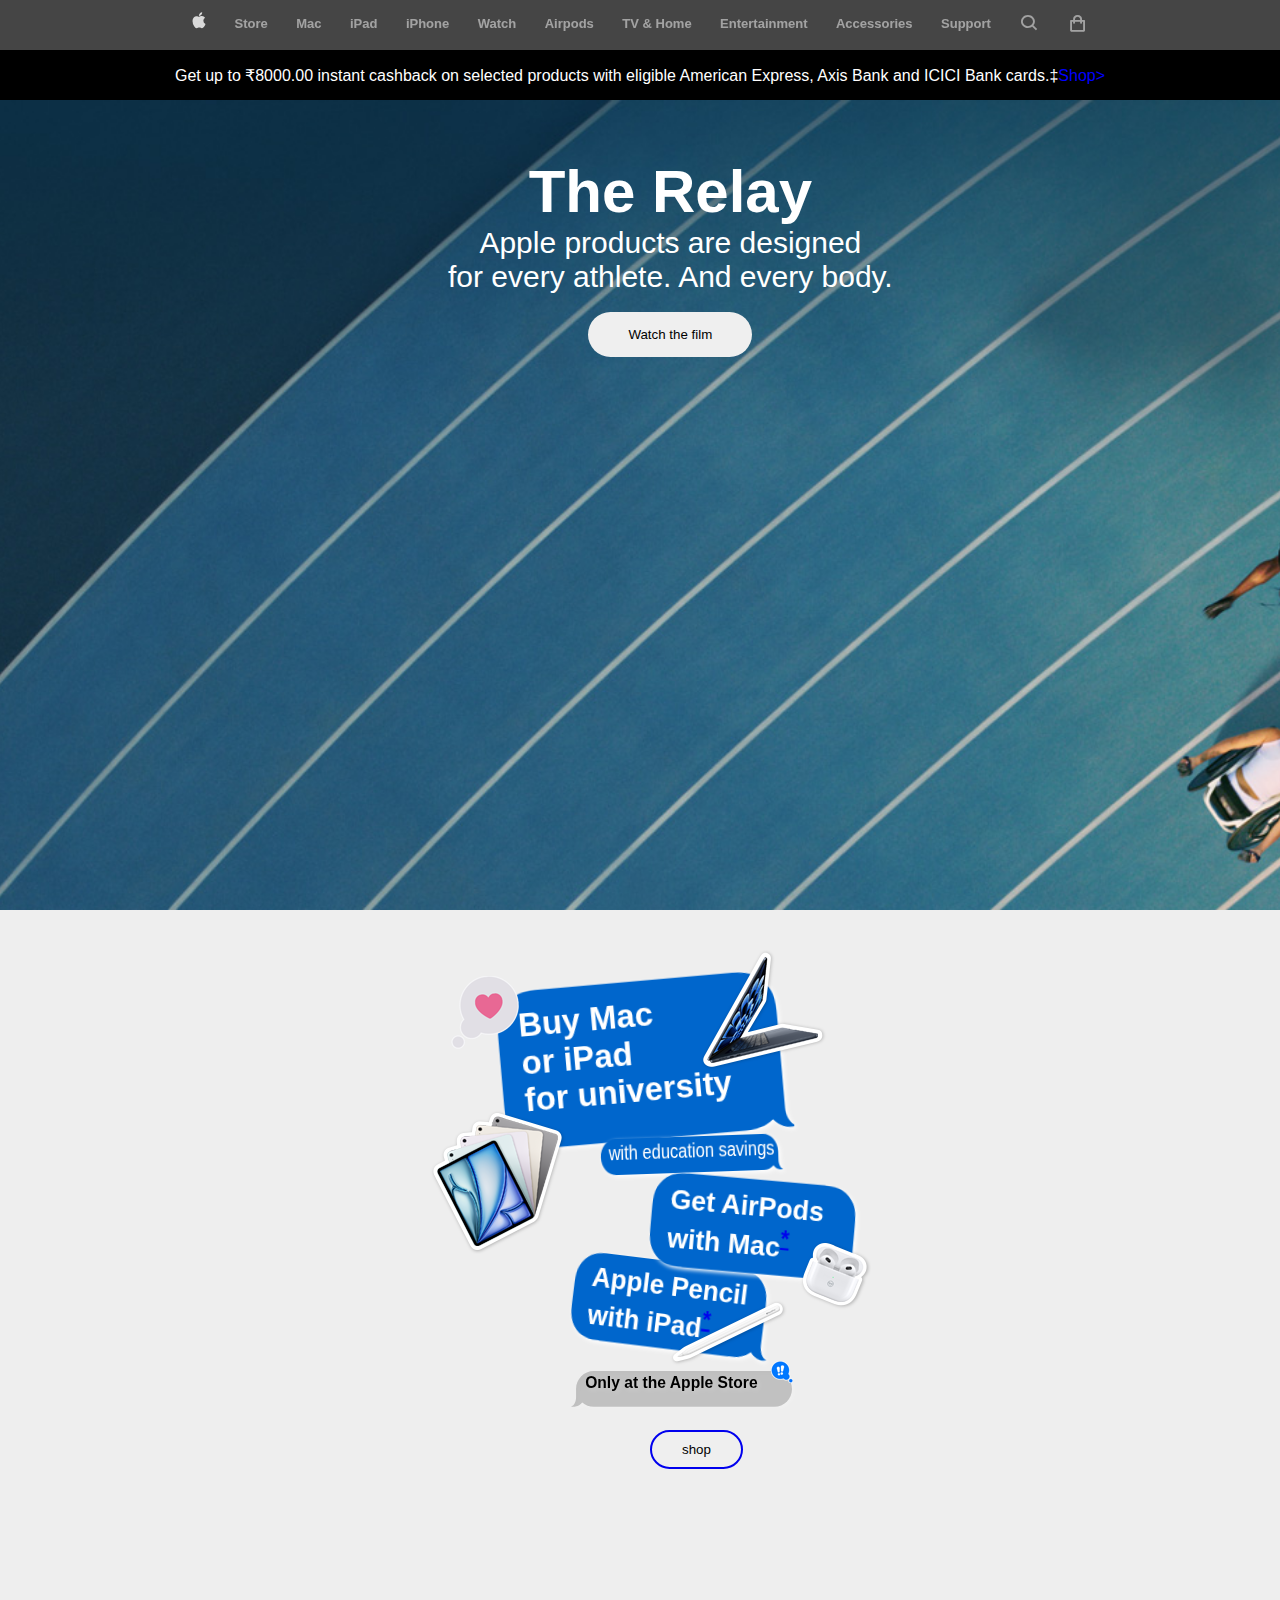
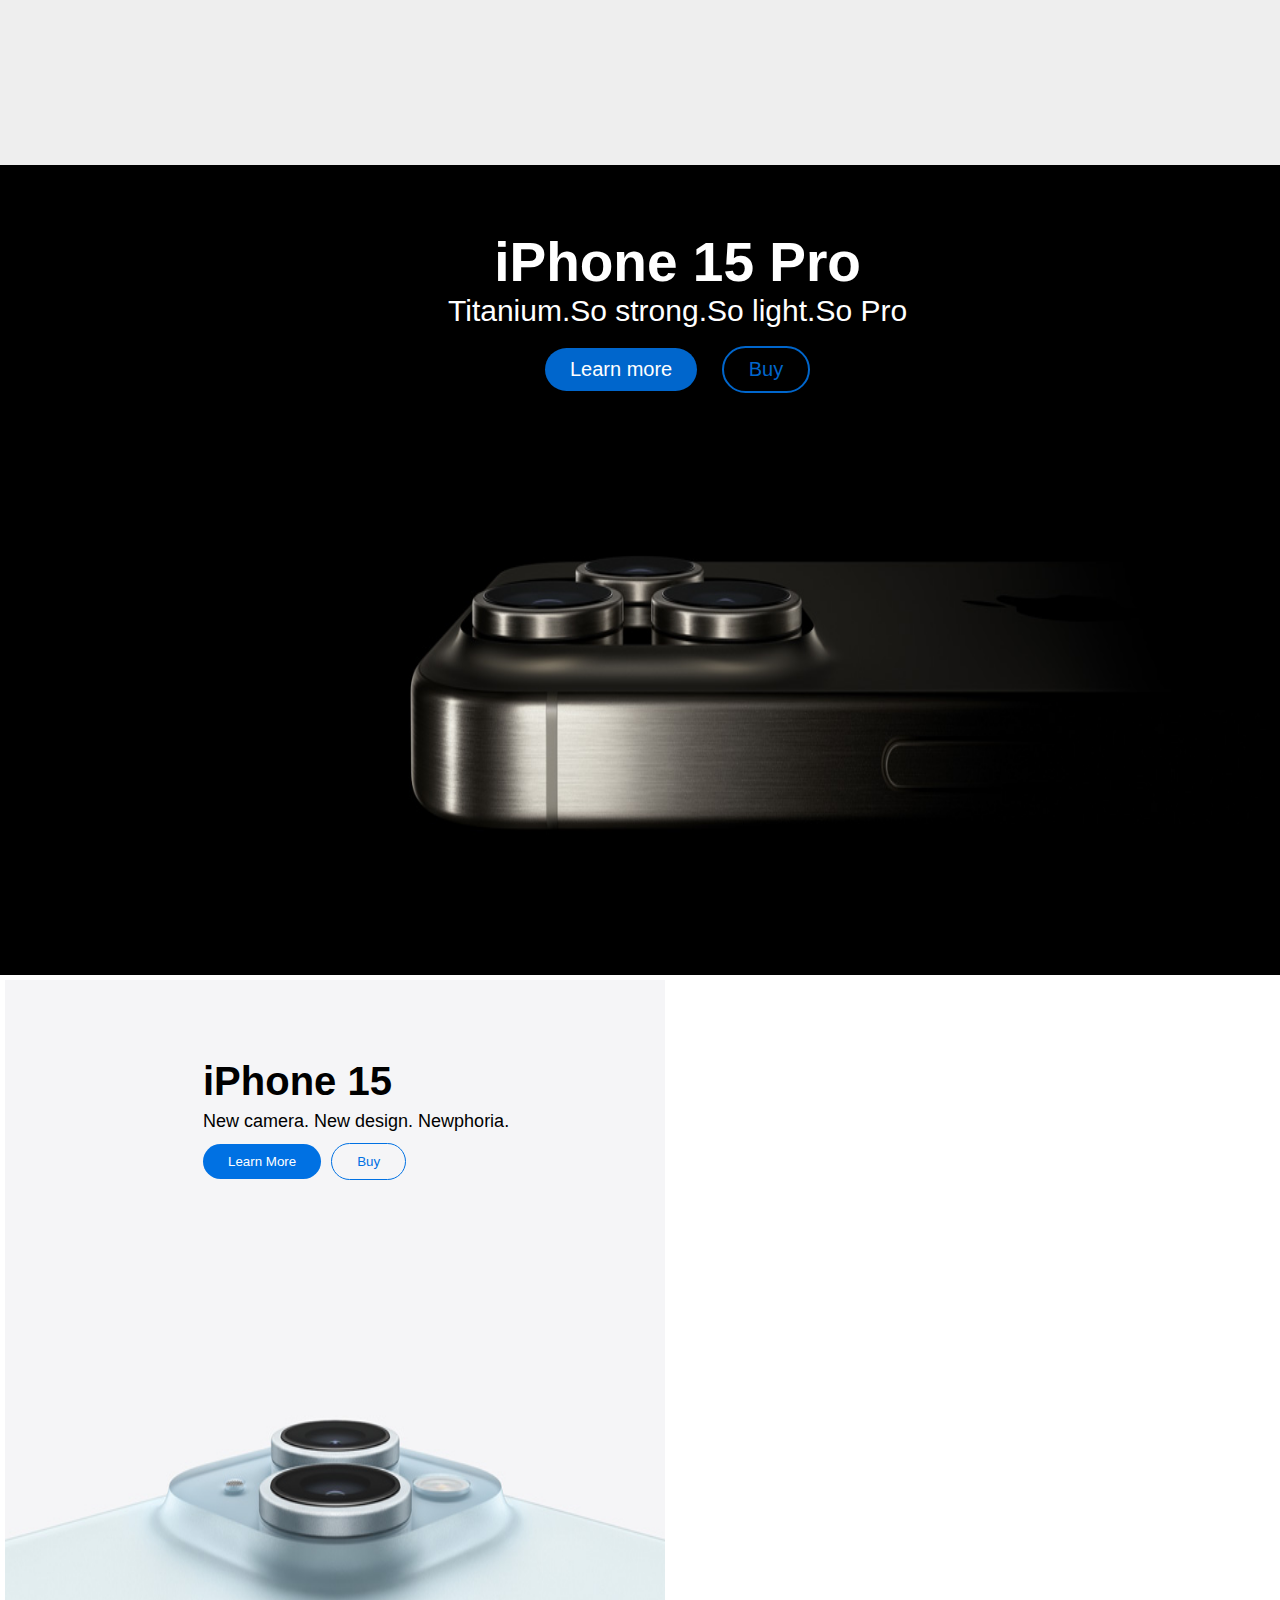
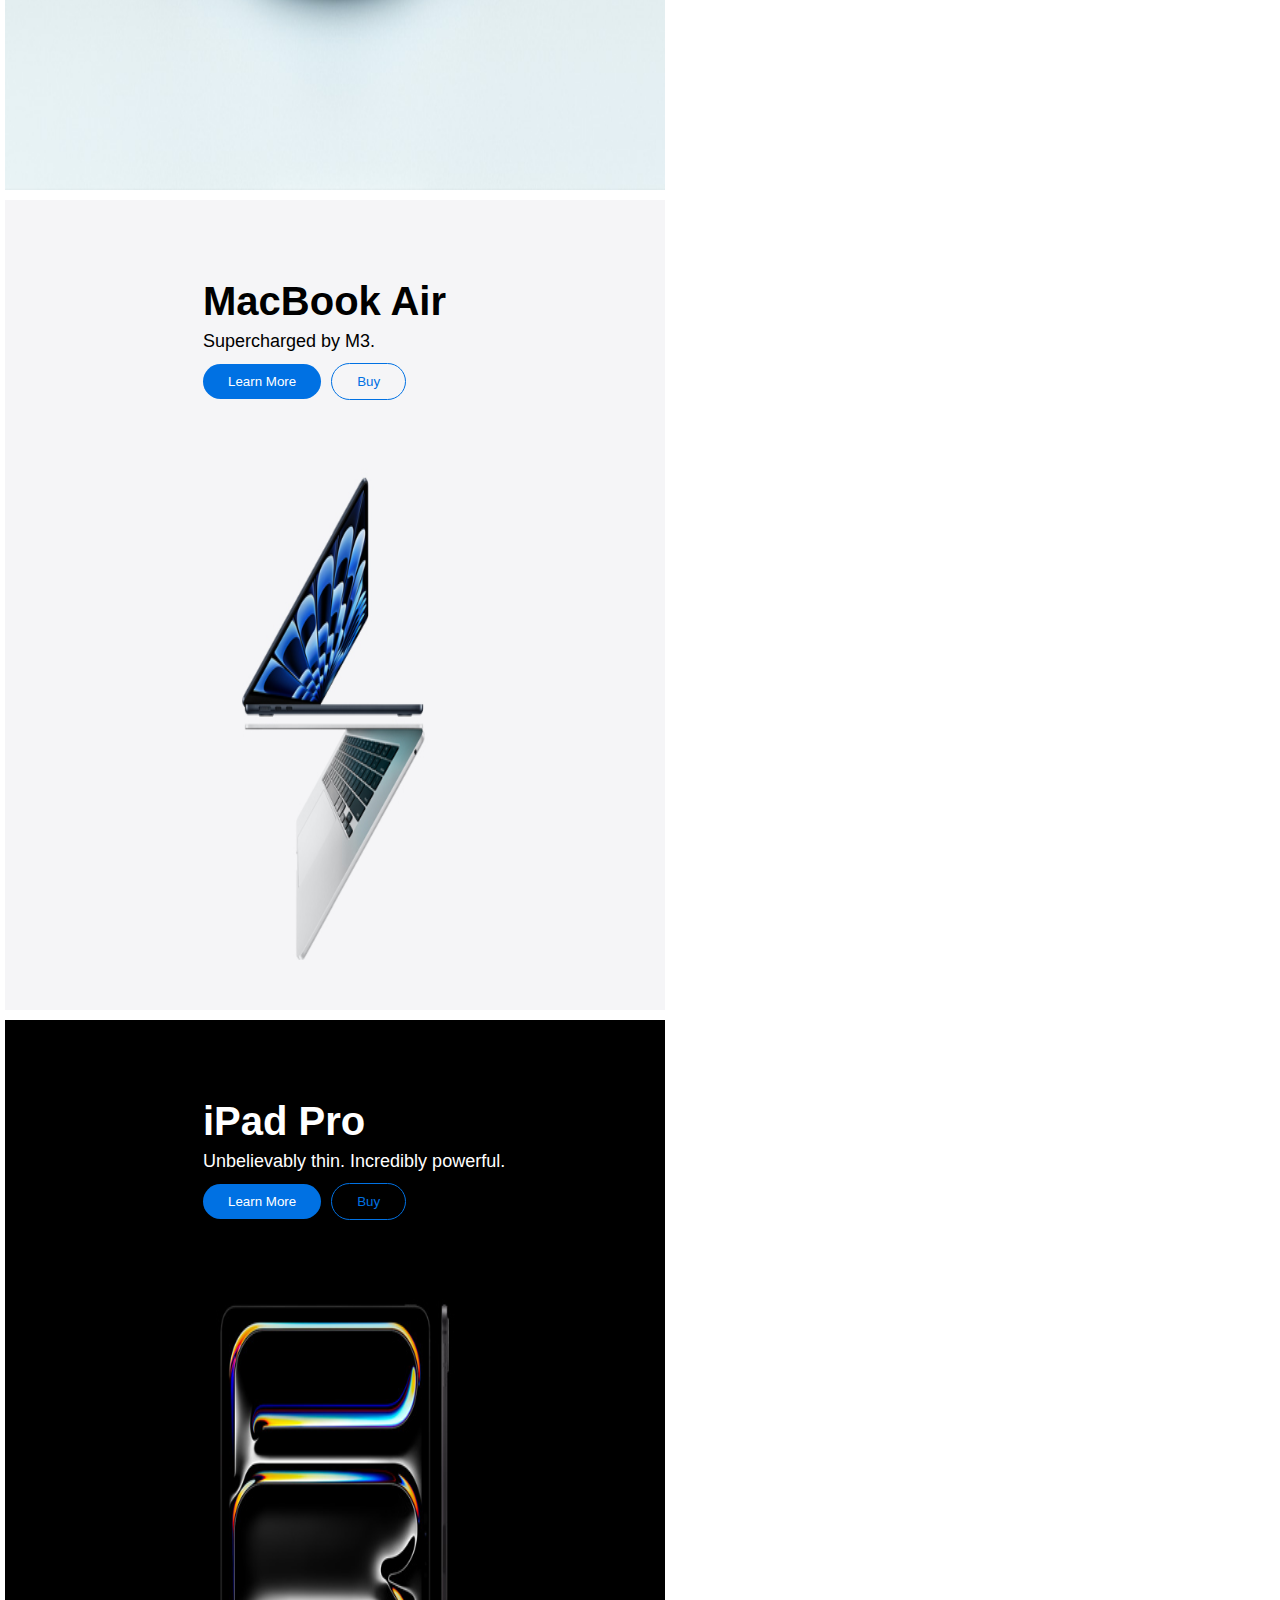
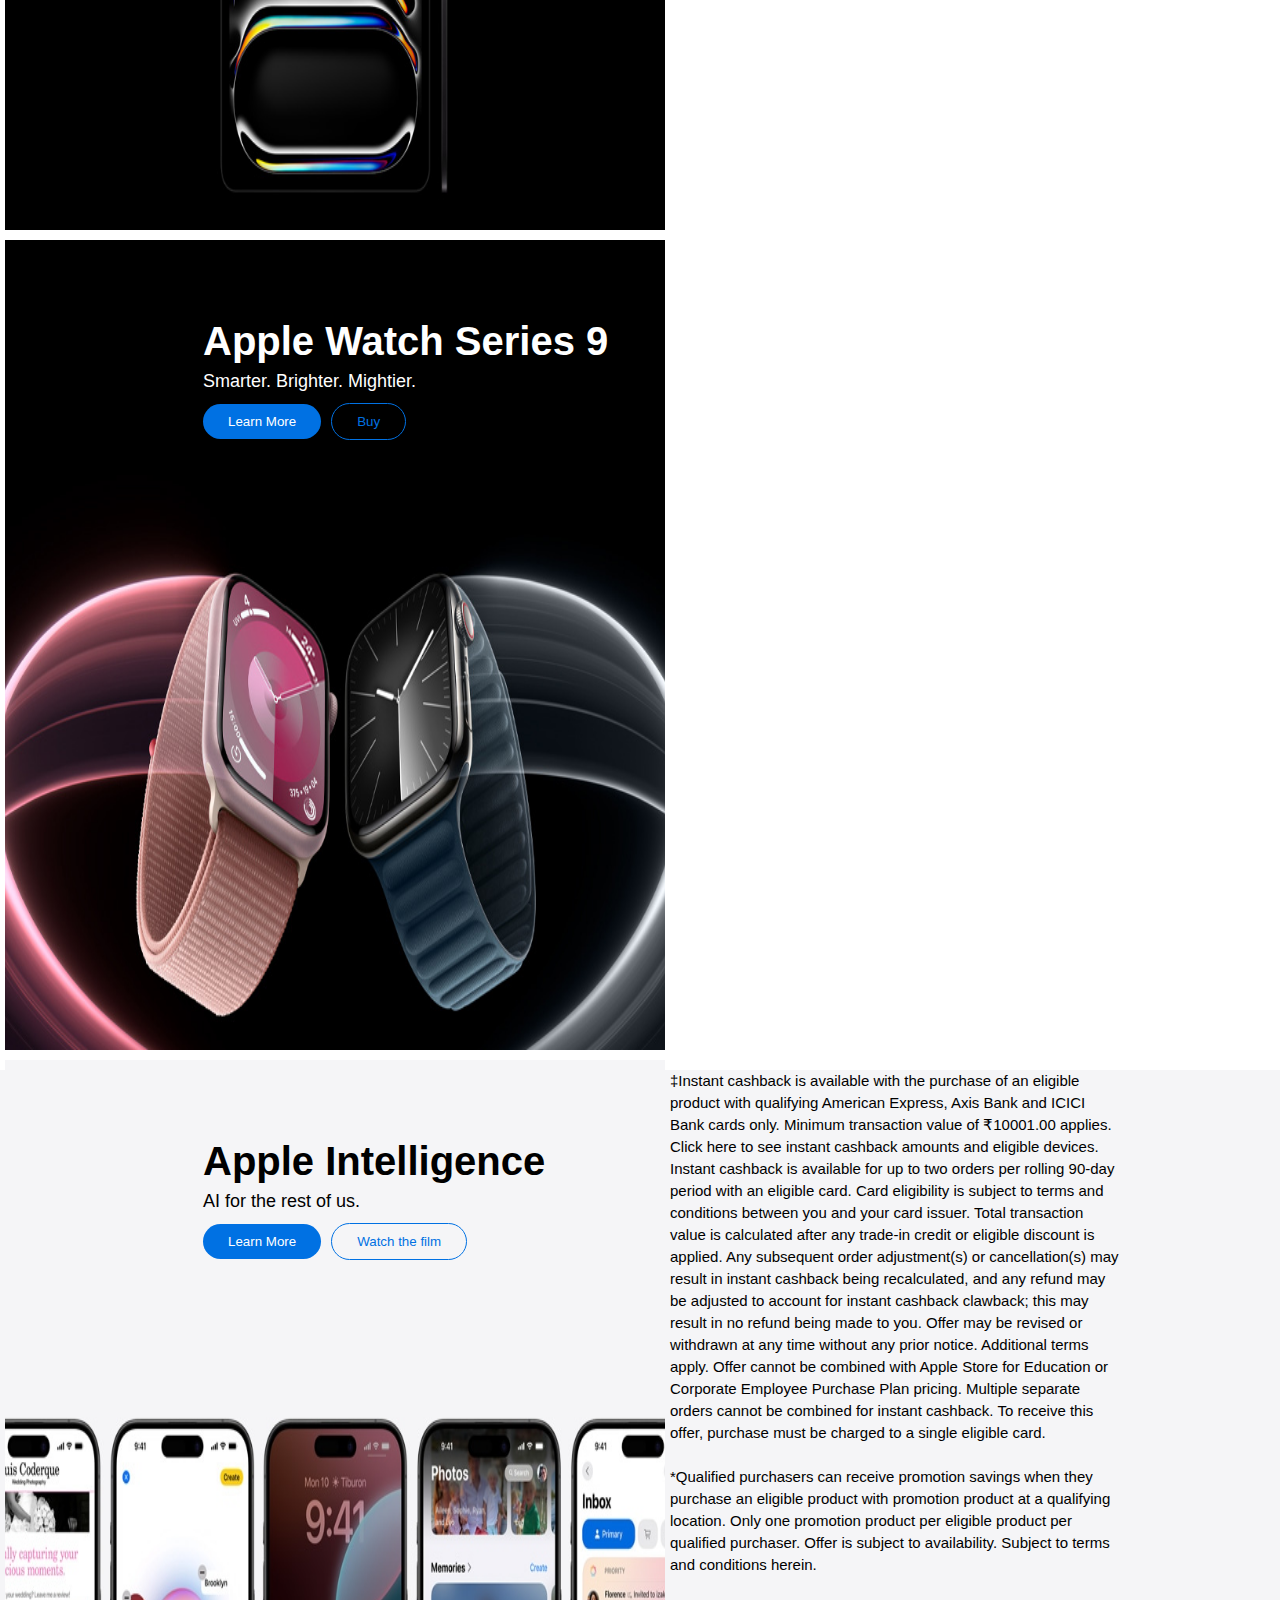
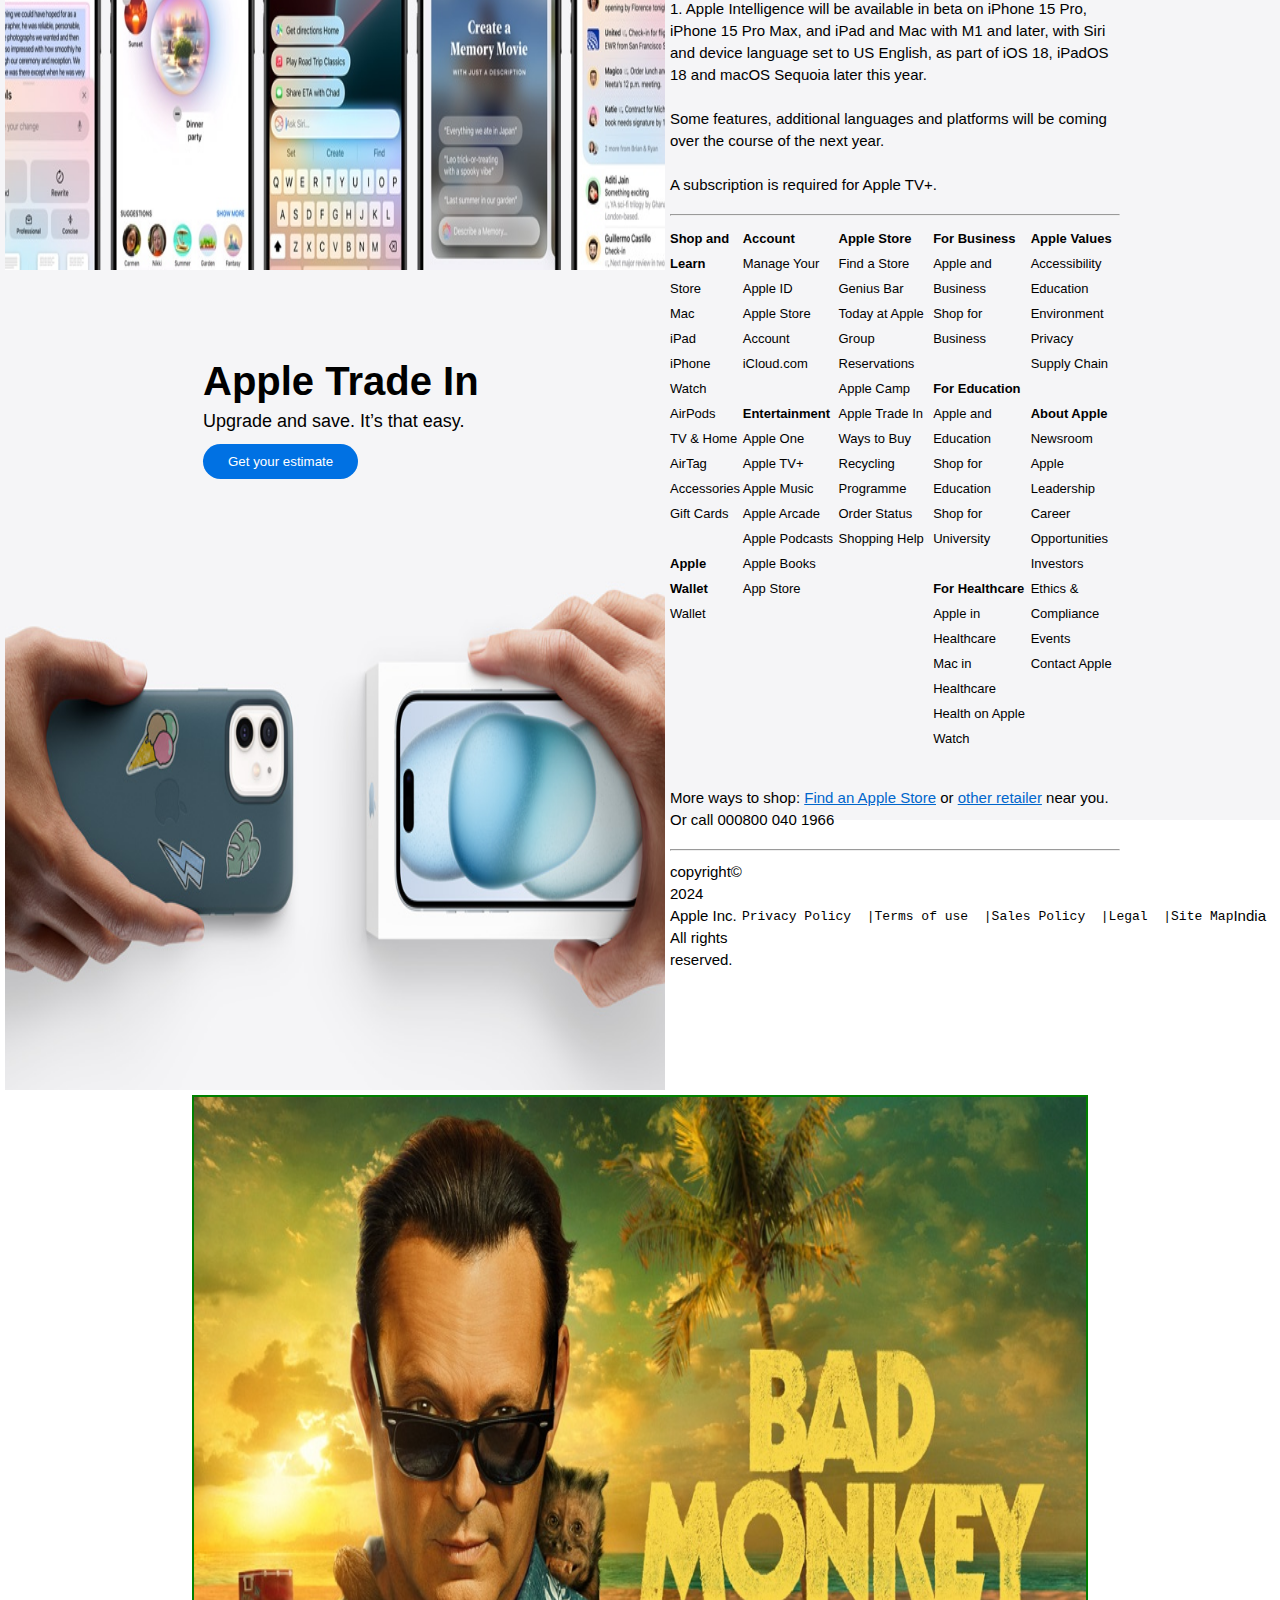
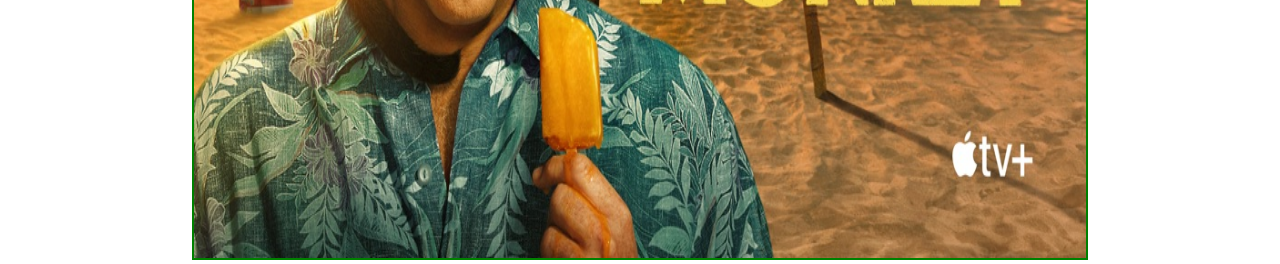
<file: index.html>
<!DOCTYPE html>
<html lang="en">
<head>
    <meta charset="UTF-8">
    <meta name="viewport" content="width=device-width, initial-scale=1.0">
    <title>Apple (India)</title>
    <link rel="stylesheet" href="nav.css">
    <link href='https://unpkg.com/boxicons@2.1.4/css/boxicons.min.css' rel='stylesheet'>
    
</head>
<body>
    <nav>
        <div id="sub-nav">
            <ul>
                <li><svg height="44" viewBox="0 0 14 44" width="14" xmlns="http://www.w3.org/2000/svg"><path d="m13.0729 17.6825a3.61 3.61 0 0 0 -1.7248 3.0365 3.5132 3.5132 0 0 0 2.1379 3.2223 8.394 8.394 0 0 1 -1.0948 2.2618c-.6816.9812-1.3943 1.9623-2.4787 1.9623s-1.3633-.63-2.613-.63c-1.2187 0-1.6525.6507-2.644.6507s-1.6834-.9089-2.4787-2.0243a9.7842 9.7842 0 0 1 -1.6628-5.2776c0-3.0984 2.014-4.7405 3.9969-4.7405 1.0535 0 1.9314.6919 2.5924.6919.63 0 1.6112-.7333 2.8092-.7333a3.7579 3.7579 0 0 1 3.1604 1.5802zm-3.7284-2.8918a3.5615 3.5615 0 0 0 .8469-2.22 1.5353 1.5353 0 0 0 -.031-.32 3.5686 3.5686 0 0 0 -2.3445 1.2084 3.4629 3.4629 0 0 0 -.8779 2.1585 1.419 1.419 0 0 0 .031.2892 1.19 1.19 0 0 0 .2169.0207 3.0935 3.0935 0 0 0 2.1586-1.1368z"></path></svg></li>
                <li>Store</li>
                <li>Mac</li>
                <li>iPad</li>
                <li>iPhone</li>
                <li>Watch</li>
                <li>Airpods</li>
                <li>TV & Home</li>
                <li>Entertainment</li>
                <li>Accessories</li>
                <li>Support</li>
                <li><i class='bx bx-search'></i></li>
                <li><i class='bx bx-shopping-bag'></i></li>
            </ul>
        </div>
    </nav>
    <div id="discount">
        <p>Get up to ₹8000.00 instant cashback on selected products with eligible American Express, Axis Bank and ICICI Bank cards.‡<span>Shop></span></p>
    </div>
    <article>
        <img src="./images/hero_paralympics__f0u9lu6obdiu_large.jpg" alt="">
        <div>
            <h1>The Relay</h1>
            <p>Apple products are designed <br> for every athlete. And every body.</p><br>
            <button>Watch the film</button>
        </div>
    </article>
    <aside>
        <figure  id="pic1">
            <img src="./images/hero_tapback_heart_alt__de478w2gx8k2_large.png" alt="">
        </figure>
        <figure id="pic2">
            <svg class="bubble-svg" xmlns="http://www.w3.org/2000/svg" xmlns:xlink="http://www.w3.org/1999/xlink" width="100%" height="100%" viewBox="-2 -2 790.44 438" preserveAspectRatio="none">
                <path d="m767.53,380.26v-69.75c.01-1.12.03-2.24.03-3.36.03-5.47.03-10.94.03-16.41v-147.47c0-5.47,0-10.94-.03-16.41-.03-4.61-.08-9.21-.21-13.82-.27-10.03-.86-20.16-2.65-30.08-1.81-10.08-4.77-19.45-9.43-28.61-4.58-8.99-10.56-17.22-17.69-24.35-7.13-7.13-15.36-13.12-24.36-17.69-9.15-4.66-18.52-7.61-28.59-9.42-9.93-1.78-20.05-2.38-30.09-2.65-4.61-.12-9.21-.18-13.82-.21C525.26,0,519.79,0,514.32,0H143.27C137.8,0,132.33,0,126.86.03c-4.61.03-9.21.08-13.82.21-10.04.27-20.16.86-30.09,2.65-10.07,1.81-19.44,4.76-28.59,9.42-8.99,4.58-17.22,10.56-24.36,17.69-7.13,7.13-13.11,15.36-17.69,24.35-4.66,9.15-7.62,18.53-9.43,28.61-1.78,9.92-2.37,20.04-2.64,30.08-.12,4.61-.18,9.21-.21,13.82C0,132.33,0,137.8,0,143.27v147.47c0,5.47,0,10.94.03,16.41.03,4.61.08,9.21.21,13.82.27,10.03.86,20.16,2.64,30.08,1.81,10.08,4.77,19.45,9.43,28.61,4.58,8.99,10.56,17.22,17.69,24.35,7.14,7.13,15.36,13.12,24.36,17.69,9.15,4.66,18.52,7.61,28.59,9.42,9.93,1.78,20.05,2.38,30.09,2.65,4.61.12,9.21.18,13.82.21,5.47.03,10.94.03,16.41.03h481.06c5.47,0,10.94,0,16.41-.03,4.61-.03,9.21-.08,13.82-.21,10.04-.27,20.16-.86,30.09-2.65,10.07-1.81,19.44-4.76,28.59-9.42,6.69-3.41,12.96-7.59,18.66-12.45.12.14.22.28.34.42,30.39,34.8,64.21,22.06,64.21,22.06-17.15-3.92-28.92-27.45-28.92-51.46Z"></path>
                <foreignObject x="58" y="42" width="100%" height="100%">
                    <p class="bubble-copy bubble-copy-1">Buy Mac <br> or&nbsp;iPad for&nbsp;university</p>
                </foreignObject>
            </svg>
        </figure>
        <figure id="pic3">
            <svg class="bubble-svg" xmlns="http://www.w3.org/2000/svg" xmlns:xlink="http://www.w3.org/1999/xlink" width="100%" height="100%" viewBox="-2 -2 479.31 75.56" preserveAspectRatio="none">
                <path d="m408.83,50.18v-16.18s0,0,0,0c-.01-18.74-15.2-33.93-33.95-33.94L33.99,0C15.23-.01.01,15.19,0,33.95c-.01,18.76,15.19,33.98,33.95,33.99l340.89.06c8.47,0,16.22-3.09,22.17-8.22.04.05.08.1.12.15,10.08,11.54,21.3,7.32,21.3,7.32-5.69-1.3-9.59-9.1-9.59-17.07Z"></path>
                <foreignObject x="18" y="5" width="100%" height="100%">
                    <p class="bubble-copy bubble-copy-2">with education savings</p>
                </foreignObject>
            </svg>
        </figure>
        <figure id="pic4">
            <svg class="bubble-svg" xmlns="http://www.w3.org/2000/svg" xmlns:xlink="http://www.w3.org/1999/xlink" width="100%" height="100%" viewBox="-2 -2 626.54 236.87" preserveAspectRatio="none">
                <path d="m531.18,192.34v-50.86c0-.82.02-1.63.02-2.45.02-3.99.02-7.98.02-11.97v-22.6c0-3.99,0-7.98-.02-11.97-.02-3.36-.06-6.72-.15-10.08-.2-7.32-.63-14.7-1.93-21.93-1.32-7.35-3.47-14.18-6.87-20.86-3.34-6.56-7.7-12.55-12.9-17.76-5.2-5.2-11.2-9.56-17.76-12.9-6.67-3.4-13.51-5.55-20.85-6.87-7.24-1.3-14.62-1.73-21.94-1.93-3.36-.09-6.72-.13-10.08-.15C434.74,0,430.75,0,426.76,0H104.46C100.47,0,96.49,0,92.5.02c-3.36.02-6.72.06-10.08.15-7.32.2-14.7.63-21.94,1.93-7.34,1.32-14.18,3.47-20.85,6.87-6.56,3.34-12.56,7.7-17.76,12.9-5.2,5.2-9.56,11.2-12.9,17.76-3.4,6.67-5.55,13.51-6.87,20.86-1.3,7.23-1.73,14.61-1.93,21.93-.09,3.36-.13,6.72-.15,10.08C0,96.49,0,100.47,0,104.46v22.6c0,3.99,0,7.98.02,11.97.02,3.36.06,6.72.15,10.08.2,7.32.63,14.7,1.93,21.93,1.32,7.35,3.47,14.18,6.87,20.86,3.34,6.56,7.7,12.55,12.9,17.76,5.2,5.2,11.2,9.56,17.76,12.9,6.67,3.4,13.5,5.55,20.85,6.87,7.24,1.3,14.62,1.73,21.94,1.93,3.36.09,6.72.13,10.08.15,3.99.02,7.98.02,11.97.02h322.3c3.99,0,7.98,0,11.97-.02,3.36-.02,6.72-.06,10.08-.15,7.32-.2,14.7-.63,21.94-1.93,7.34-1.32,14.18-3.47,20.85-6.87,4.88-2.48,9.45-5.53,13.61-9.07.08.1.16.21.25.31,22.16,25.37,46.82,16.08,46.82,16.08-12.51-2.86-21.08-20.01-21.08-37.52Z"></path>
                <foreignObject x="46" y="26" width="100%" height="100%">
                        <p class="bubble-copy bubble-copy-3">Get AirPods <br> with&nbsp;Mac<sup><a href="#footnote-0" class="footnote footnote-number" aria-label="Footnote *">*</a></sup></p>
                    </foreignObject>
                </svg>
        </figure>
        <figure id="pic5">
            <svg class="bubble-svg" xmlns="http://www.w3.org/2000/svg" xmlns:xlink="http://www.w3.org/1999/xlink" width="100%" height="100%" viewBox="-2 -2 626.54 236.87" preserveAspectRatio="none">
                <path d="m443.62,153.69v-40.64c0-.65.01-1.31.02-1.96.02-3.19.02-6.37.02-9.56v-18.06c0-3.19,0-6.37-.02-9.56-.02-2.68-.05-5.37-.12-8.05-.16-5.85-.5-11.74-1.54-17.52-1.05-5.87-2.78-11.33-5.49-16.67-2.67-5.24-6.15-10.03-10.31-14.19-4.16-4.16-8.95-7.64-14.19-10.31-5.33-2.71-10.79-4.43-16.66-5.49-5.78-1.04-11.68-1.38-17.53-1.54-2.68-.07-5.37-.1-8.05-.12C366.56,0,363.37,0,360.19,0H83.47C80.28,0,77.1,0,73.91.02c-2.68.02-5.37.05-8.05.12-5.85.16-11.75.5-17.53,1.54-5.87,1.05-11.33,2.78-16.66,5.49-5.24,2.67-10.03,6.15-14.19,10.31-4.16,4.16-7.64,8.95-10.31,14.19-2.71,5.33-4.44,10.8-5.49,16.67-1.04,5.78-1.38,11.68-1.54,17.52-.07,2.68-.1,5.37-.12,8.05C0,77.1,0,80.28,0,83.47v18.06C0,104.72,0,107.9.02,111.09c.02,2.68.05,5.37.12,8.05.16,5.85.5,11.74,1.54,17.52,1.05,5.87,2.78,11.33,5.49,16.67,2.67,5.24,6.15,10.03,10.31,14.19,4.16,4.16,8.95,7.64,14.19,10.31,5.33,2.71,10.79,4.43,16.66,5.49,5.78,1.04,11.68,1.38,17.53,1.54,2.68.07,5.37.1,8.05.12,3.19.02,6.37.02,9.56.02h276.72c3.19,0,6.37,0,9.56-.02,2.68-.02,5.37-.05,8.05-.12,5.85-.16,11.75-.5,17.53-1.54,5.87-1.05,11.33-2.78,16.66-5.49,3.9-1.98,7.55-4.42,10.87-7.25.07.08.13.16.2.24,17.7,20.27,37.41,12.85,37.41,12.85-9.99-2.28-16.85-15.99-16.85-29.98Z"></path>
                <foreignObject x="39" y="16" width="100%" height="100%">
                        <p class="bubble-copy bubble-copy-4">Apple Pencil <br> with&nbsp;iPad<sup><a href="#footnote-0" class="footnote footnote-number" aria-label="Footnote *">*</a></sup></p>
                    </foreignObject>
                </svg>
        </figure>
        <figure id="pic6">
            <svg class="bubble-svg" xmlns="http://www.w3.org/2000/svg" xmlns:xlink="http://www.w3.org/1999/xlink" width="100%" height="100%" viewBox="-2 -2 460 76" preserveAspectRatio="none">
                <path d="m9.59,50.18c0-7.97,0-16.18,0-16.18,0,0,0,0,0,0C9.61,15.27,24.8.07,43.54.06L389.54,0c18.76-.01,33.98,15.19,33.99,33.95.01,18.76-15.19,33.98-33.95,33.99l-345.99.06c-8.47,0-16.22-3.09-22.17-8.22-.04.05-.08.1-.12.15-10.08,11.54-21.3,7.32-21.3,7.32,5.69-1.3,9.59-9.1,9.59-17.07Z"></path>
                <foreignObject x="27" y="5" width="100%" height="100%">
                    <p class="bubble-copy bubble-copy-5">Only at the Apple Store</p>
                </foreignObject>
            </svg>
        </figure>
        <figure id="pic7">
            <img src="./images/hero_sticker_mba_alt__d8ok9p1fkuoi_large.png" alt="">
        </figure>
        <figure id="pic8">
            <img src="./images/hero_sticker_airpod_engrave__gjuxhxb2qsey_large.png" alt="">
        </figure>
        <figure id="pic9">
            <img src="./images/hero_sticker_apple_pen__glaj5t048fue_large.png" alt="">
        </figure>
        <figure id="pic10"> 
            <img src="./images/hero_sticker_ipadair_alt__gb9b89ucs36m_large.png" alt="">
        </figure>
        <figure id="pic11">
            <img src="./images/hero_tapback_exclamation_alt__glecmoc6v4ey_large.png" alt="">
        </figure>
        <button>shop</button>
    </aside>
    <main>
        <img src="./images/hero_iphone15pro__i70z9oz3hj2i_large.jpg" alt="">
        <div>
            <h1>iPhone 15 Pro</h1>
            <p>Titanium.So strong.So light.So Pro</p><br>
            <button>Learn more</button>
            <button>Buy</button>
        </div>
    </main>

    <section>
        <figure>
            <img src="./images/promo_iphone15_announce__fmxxi8r9fkuy_large.jpg" alt="">
            <div>
                <h3>iPhone 15</h3>
                <p>New camera. New design. Newphoria.</p>
                <button>Learn More</button><button>Buy</button>
            </div>
        </figure>
        <figure>
            <img src="./images/promo_macbook_air_m3__e43jegok3wuq_large.jpg" alt="">
            <div>
                <h3>MacBook Air</h3>
                <p>Supercharged by M3.</p>
                <button>Learn More</button><button>Buy</button>
            </div>
        </figure>
        <figure class="pics" >
            <img src="./images/promo_ipadpro__ch217v9v7no2_large.jpg" alt="">
            <div class="black">
                <h3>iPad Pro</h3>
                <p>Unbelievably thin. Incredibly powerful.</p>
                <button>Learn More</button><button>Buy</button>
            </div>
        </figure>
        <figure class="pics" >
            <img src="./images/promo_apple_watch_series_9_order__b3u85rm9zf6u_large.jpg" alt="">
            <div class="black">
                <h3>Apple Watch Series 9</h3>
                <p>Smarter. Brighter. Mightier.</p>
                <button>Learn More</button><button>Buy</button>
            </div>
        </figure>
        <figure class="pics">
            <img src="./images/promo_ai__couihqxznyvm_large.jpg" alt="">
            <div>
                <h3>Apple Intelligence</h3>
                <p>AI for the rest of us.</p>
                <button>Learn More</button><button>Watch the film</button>
            </div>
        </figure>
        <figure>
            <img src="./images/promo_iphone_tradein__bugw15ka691e_large.jpg" alt="">
            <div>
                <h3>Apple Trade In</h3>
                <p>Upgrade and save. It’s that easy.</p>
                <button>Get your estimate</button>
            </div>
        </figure>
    </section>
    <div id="slide-cards">
        <figure>
            <img src="./images/980x551.jpg" alt="">
        </figure>
    </div>
    <footer>
        <div id="sub-footer">
            <p>‡Instant cashback is available with the purchase of an eligible product with qualifying American Express, Axis Bank and ICICI Bank cards only. Minimum transaction value of ₹10001.00 applies. Click here to see instant cashback amounts and eligible devices. Instant cashback is available for up to two orders per rolling 90-day period with an eligible card. Card eligibility is subject to terms and conditions between you and your card issuer. Total transaction value is calculated after any trade-in credit or eligible discount is applied. Any subsequent order adjustment(s) or cancellation(s) may result in instant cashback being recalculated, and any refund may be adjusted to account for instant cashback clawback; this may result in no refund being made to you. Offer may be revised or withdrawn at any time without any prior notice. Additional terms apply. Offer cannot be combined with Apple Store for Education or Corporate Employee Purchase Plan pricing. Multiple separate orders cannot be combined for instant cashback. To receive this offer, purchase must be charged to a single eligible card. <br><br>
                *Qualified purchasers can receive promotion savings when they purchase an eligible product with promotion product at a qualifying location. Only one promotion product per eligible product per qualified purchaser. Offer is subject to availability. Subject to terms and conditions herein. <br><br>
                1. Apple Intelligence will be available in beta on iPhone 15 Pro, iPhone 15 Pro Max, and iPad and Mac with M1 and later, with Siri and device language set to US English, as part of iOS 18, iPadOS 18 and macOS Sequoia later this year. <br><br>
                Some features, additional languages and platforms will be coming over the course of the next year. <br><br>
                A subscription is required for Apple TV+.</p> <br>
            <hr>
            <div>
                <ul>
                    <li><span>Shop and Learn</span></li>
                    <li>Store</li>
                    <li>Mac</li>
                    <li>iPad</li>
                    <li>iPhone</li>
                    <li>Watch</li>
                    <li>AirPods</li>
                    <li>TV & Home</li>
                    <li>AirTag</li>
                    <li>Accessories</li>
                    <li>Gift Cards</li><br>
                    <li><span>Apple Wallet</span></li>
                    <li>Wallet</li>
                </ul>
                <ul>
                    <li><span>Account</span></li>
                    <li>Manage Your Apple ID</li>
                    <li> Apple Store Account</li>
                    <li>iCloud.com</li><br>
                    <li><span>Entertainment</span></li>
                    <li>  Apple One</li>
                    <li>Apple TV+</li>
                    <li> Apple Music</li>
                    <li> Apple Arcade</li>
                    <li>Apple Podcasts</li>
                    <li>Apple Books</li>
                    <li>App Store</li>
                </ul>
                <ul>
                    <li><span>Apple Store</span></li>
                    <li> Find a Store</li>
                    <li>Genius Bar</li>
                    <li> Today at Apple</li>
                    <li>Group Reservations</li>
                    <li>Apple Camp</li>
                    <li> Apple Trade In</li>
                    <li>Ways to Buy</li>
                    <li>Recycling Programme</li>
                    <li>  Order Status</li>
                    <li> Shopping Help</li>
                </ul>
                <ul>
                    <li><span>For Business</span></li>
                    <li> Apple and Business</li>
                    <li>Shop for Business</li><br>
                    <li><span>For Education</span></li>
                    <li>Apple and Education</li>
                    <li>Shop for Education</li>
                    <li>Shop for University</li><br>
                    <li><span>For Healthcare</span></li>
                    <li>Apple in Healthcare</li>
                    <li>Mac in Healthcare</li>
                    <li>   Health on Apple Watch</li>
                </ul>
                <ul>
                    <li><span>Apple Values</span></li>
                    <li>  Accessibility</li>
                    <li>Education</li>
                    <li>Environment</li>
                    <li>Privacy</li>
                    <li>Supply Chain</li><br>
                    <li><span>About Apple</span></li>
                    <li> Newsroom</li>
                    <li>Apple Leadership</li>
                    <li>Career Opportunities</li>
                    <li>Investors</li>
                    <li>Ethics & Compliance</li>
                    <li> Events</li>
                    <li>Contact Apple</li>
                </ul>
            </div><br><br>
            <p>More ways to shop: <span>Find an Apple Store</span> or <span>other retailer</span> near you. Or call 000800 040 1966</p>
            <br><hr>
            <div class="copyright">
                <p>copyright&copy; 2024 Apple Inc. All rights reserved.</p>
                <ul>
                    <li><pre>Privacy Policy  |</pre></li>
                    <li><pre>Terms of use  |</pre></li>
                    <li><pre>Sales Policy  |</pre></li>
                    <li><pre>Legal  |</pre></li>
                    <li><pre>Site Map</pre></li>
                </ul>
                <p>India</p>
            </div>
        </div>
    </footer>
</body>
</html>
</file>
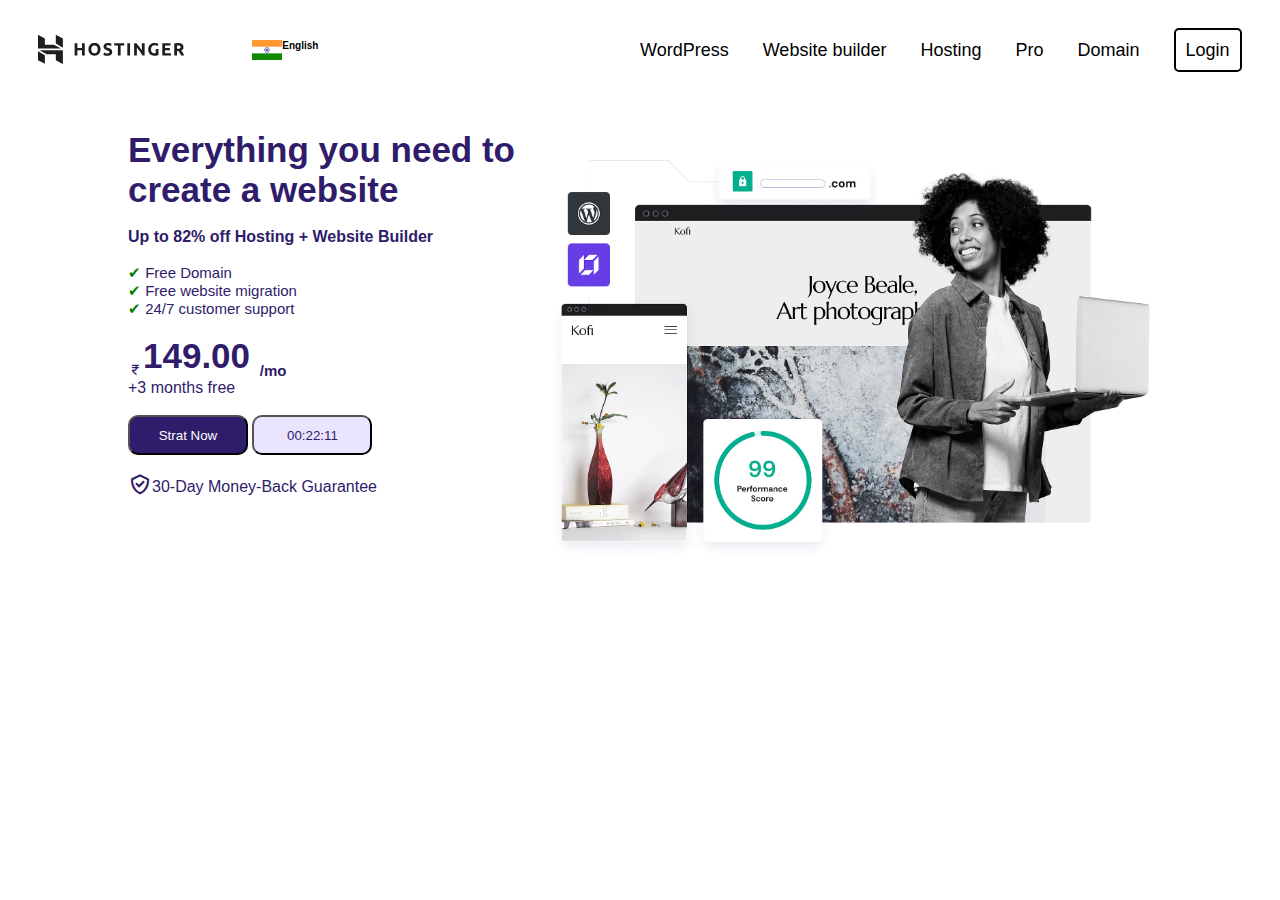
<file: hostinger/index.html>
<!DOCTYPE html>
<html lang="en">
<head>
    <meta charset="UTF-8">
    <meta name="viewport" content="width=device-width, initial-scale=1.0">
    <title>Document</title>
    <link rel="stylesheet" href="./index.css">
    <link href='https://unpkg.com/boxicons@2.1.4/css/boxicons.min.css' rel='stylesheet'>
    <link rel="stylesheet" href="https://cdnjs.cloudflare.com/ajax/libs/font-awesome/6.6.0/css/all.min.css" integrity="sha512-Kc323vGBEqzTmouAECnVceyQqyqdsSiqLQISBL29aUW4U/M7pSPA/gEUZQqv1cwx4OnYxTxve5UMg5GT6L4JJg==" crossorigin="anonymous" referrerpolicy="no-referrer" />
</head>
<body>
    <nav id="nav">
        <main id="sub-nav">
             <ol>
                <li>                   
                    <span>
                        <img src="./images/hostinger-logo.svg" alt="">
                     </span>
                </li>
                <li>
                    <span>
                        <img src="./images/flag-7403565_640.webp" alt="">
                        <p>English</p>
                    </span>
                </li>
             </ol>
             <ul>
                <li>WordPress</li>
                <li>Website builder</li>
                <li>Hosting</li>
                <li>Pro</li>
                <li>Domain</li>
                <li><span>Login</span></li>
             </ul>   
        </main>
    </nav>
    <section>
        <article>
            <div id="text">
                <h1>Everything you need to <br> create a website</h1> <br>
                <h4>Up to 82% off Hosting + Website Builder</h4> <br>
                <ol>
                    <li>Free Domain <i class="fa-regular fa-circle-question" style="color: #000000;"></i></li>
                    <li>Free website migration <i class="fa-regular fa-circle-question" style="color: #000000;"></i></li>
                    <li>24/7 customer support</li>
                </ol> <br>
                <span>
                   <h1> <sub><i class='bx bx-rupee'></i></sub>149.00 <sub>/mo</sub></h1>
                </span>
                <p>+3 months free</p><br>
                <div id="btn">
                    <button>Strat Now</button>
                    <button>00:22:11</button>
                </div> <br>
              <aside>
                <h2><i class='bx bx-check-shield' style='color: #2f1c6a'></i></h2> <p>30-Day Money-Back Guarantee</p>
              </aside>
            </div>
            <div id="img">
                <img src="./images/w=1760,sharpen=1.avif" alt="">
            </div>
        </article>
    </section>
</body>
</html>
</file>
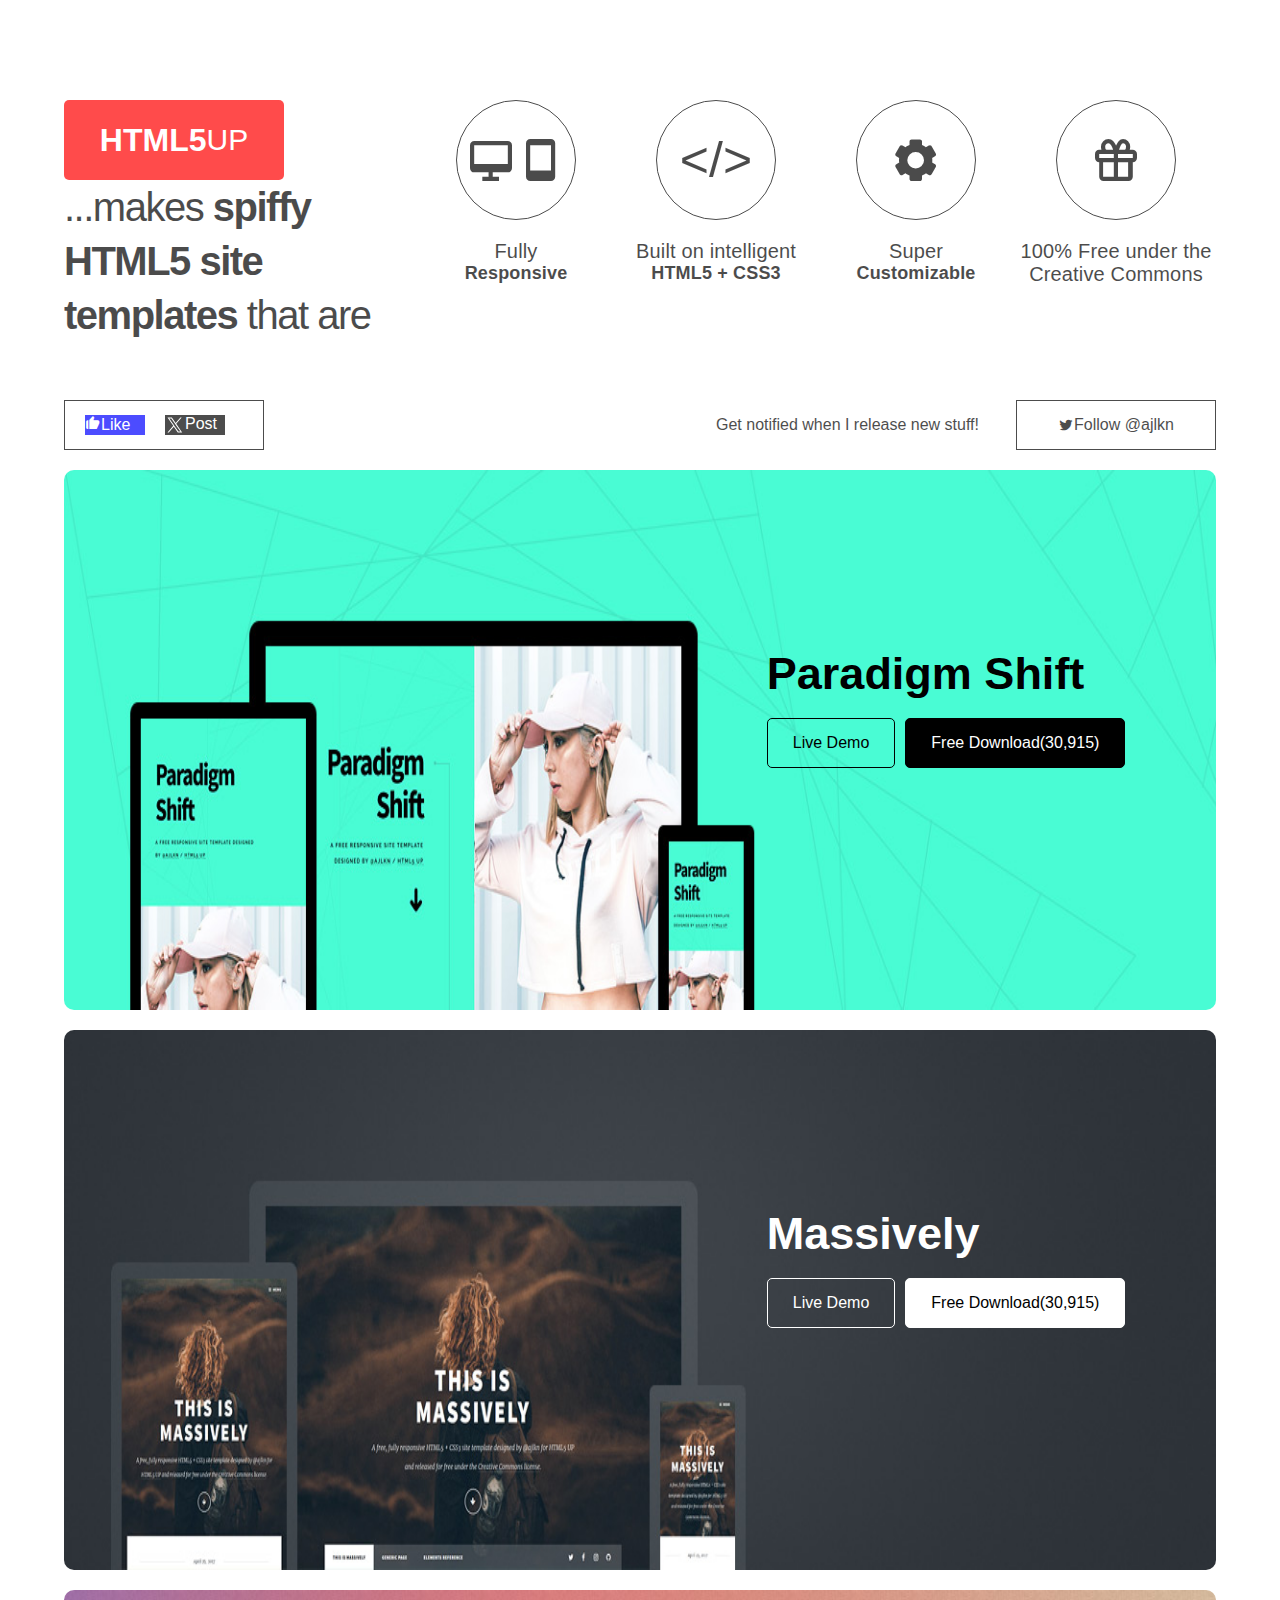
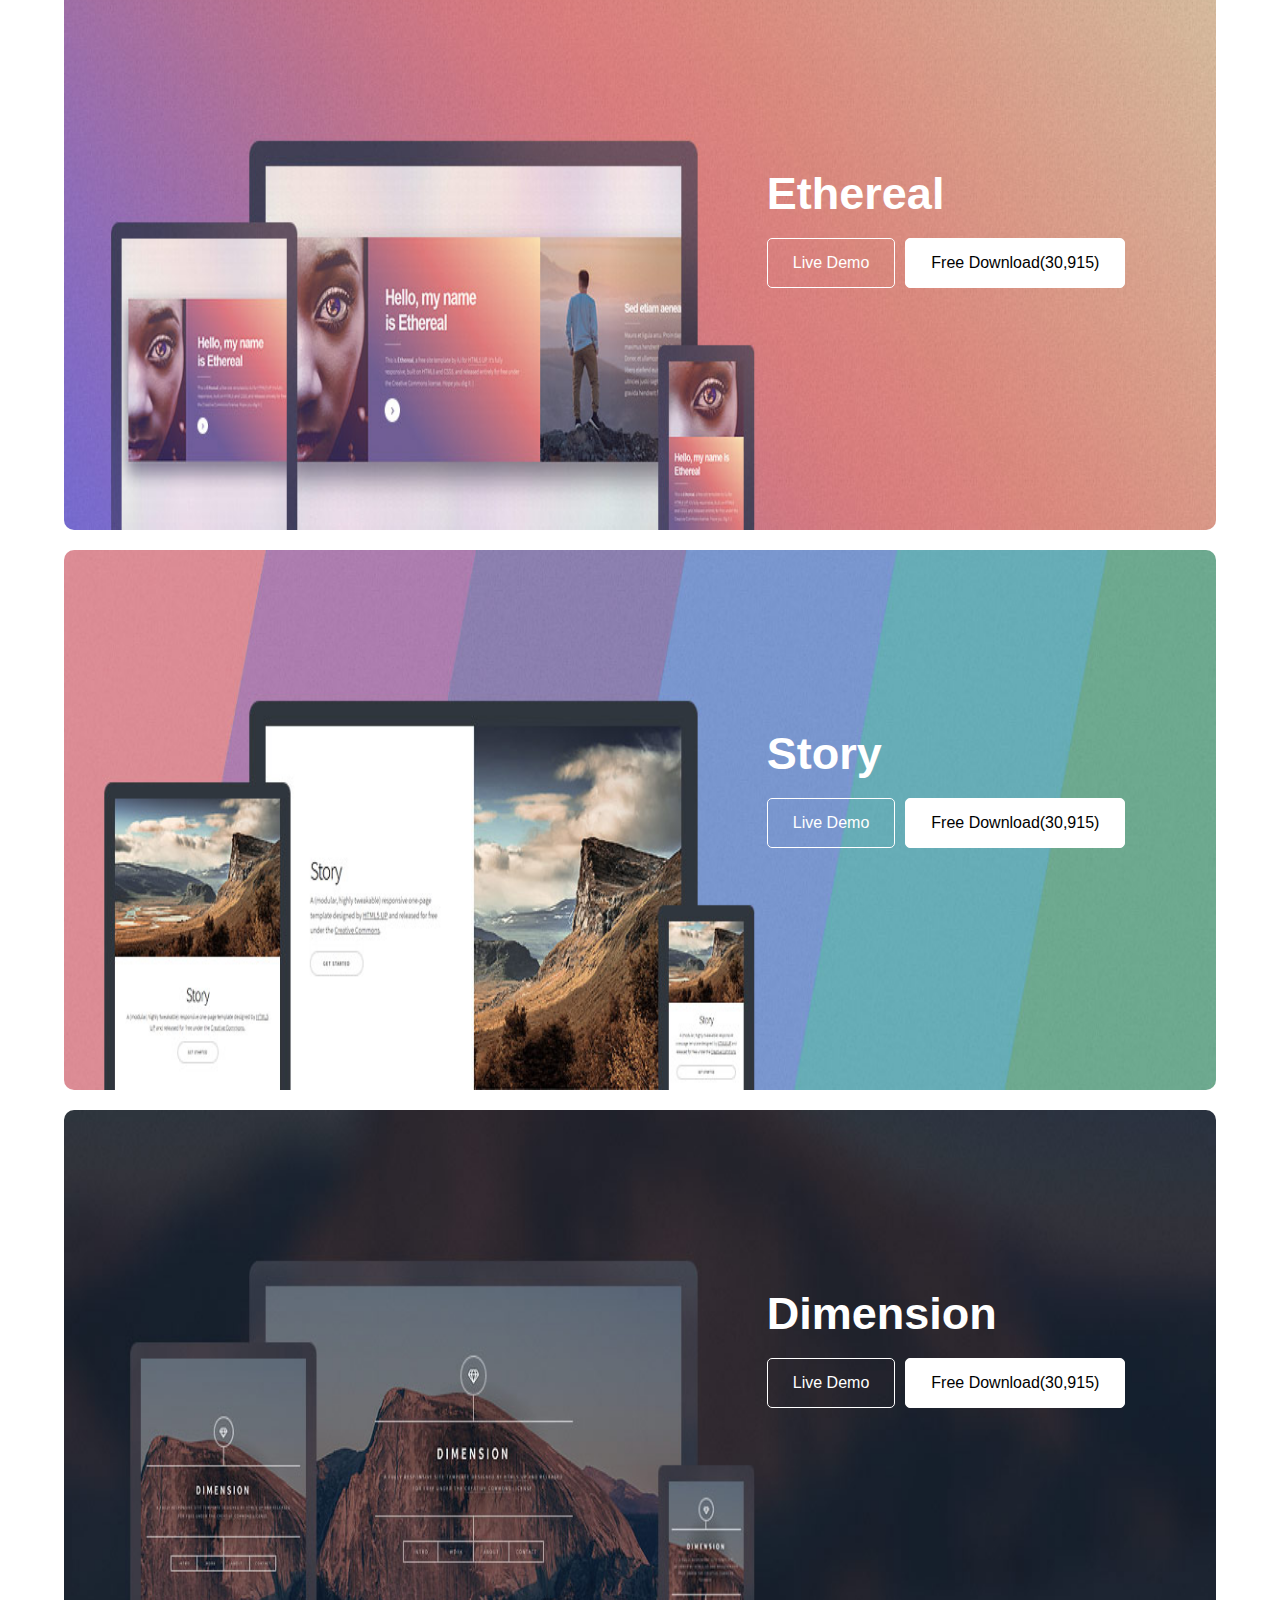
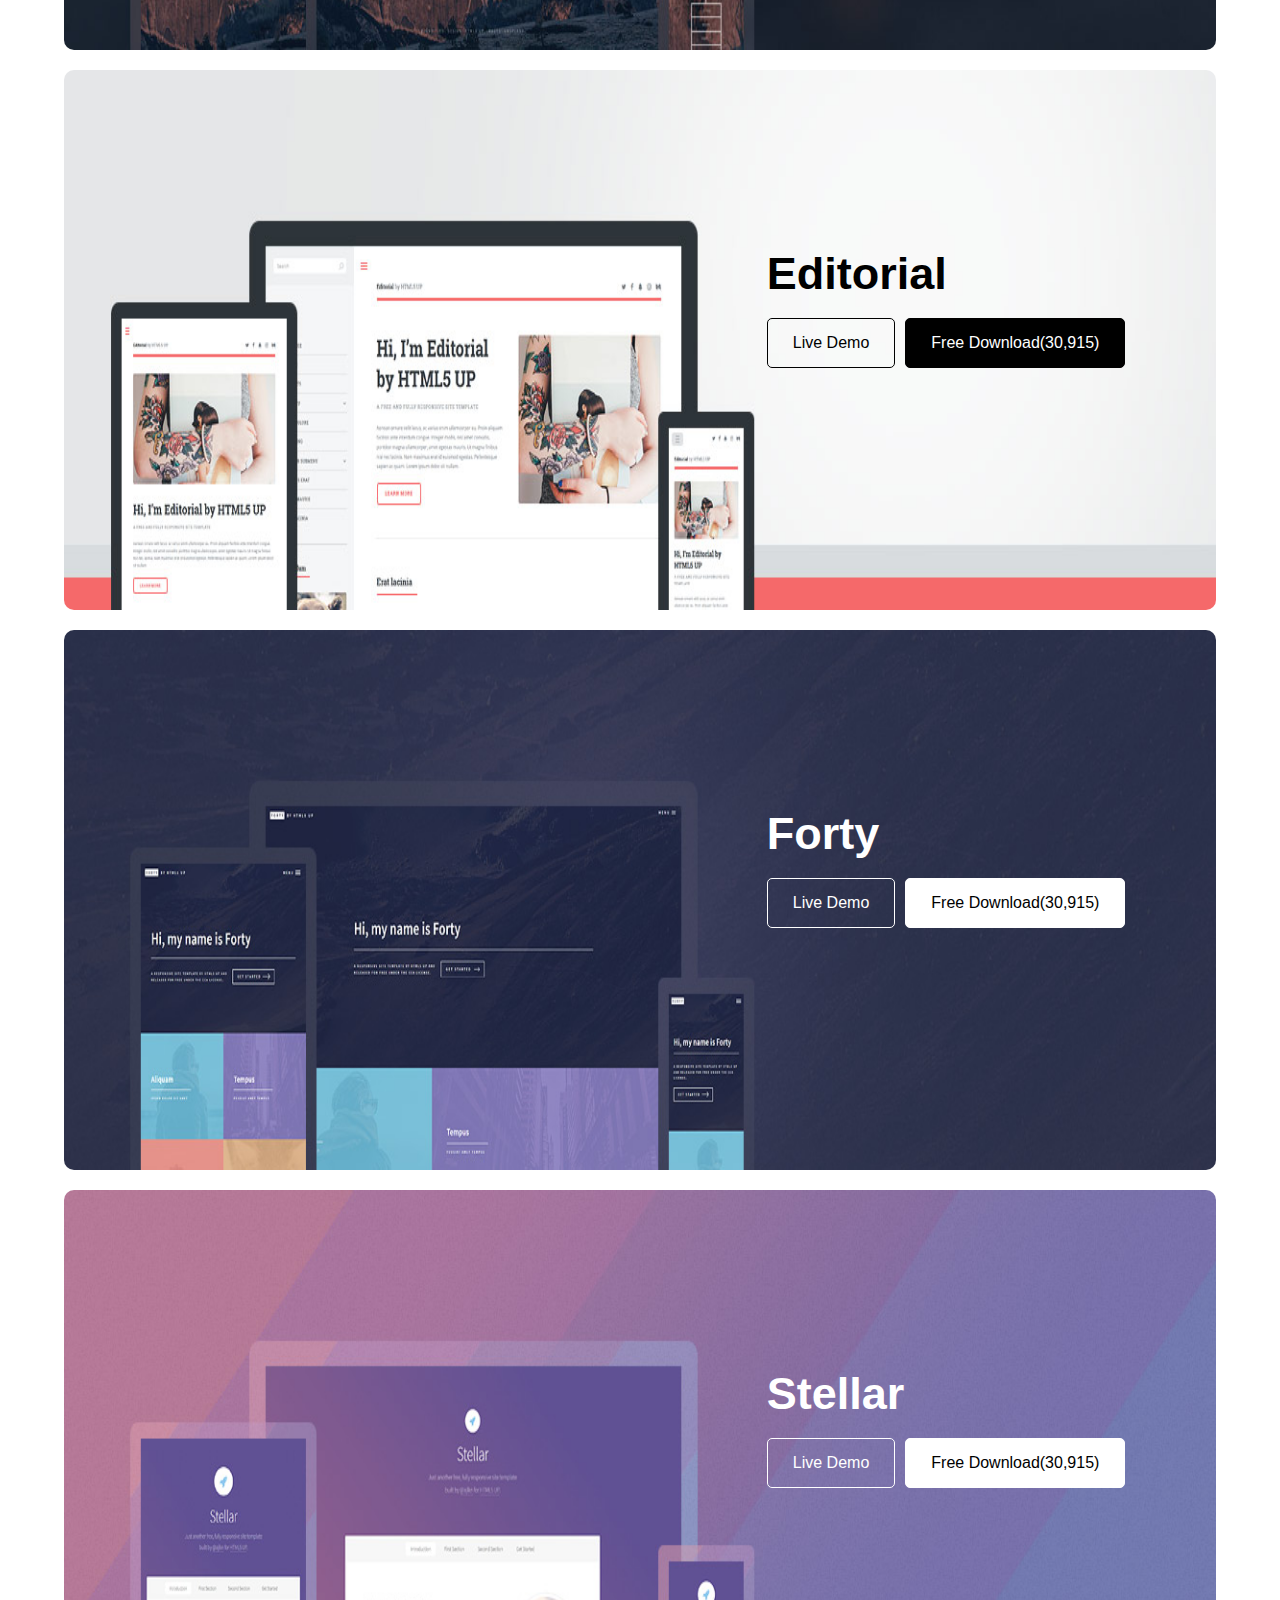
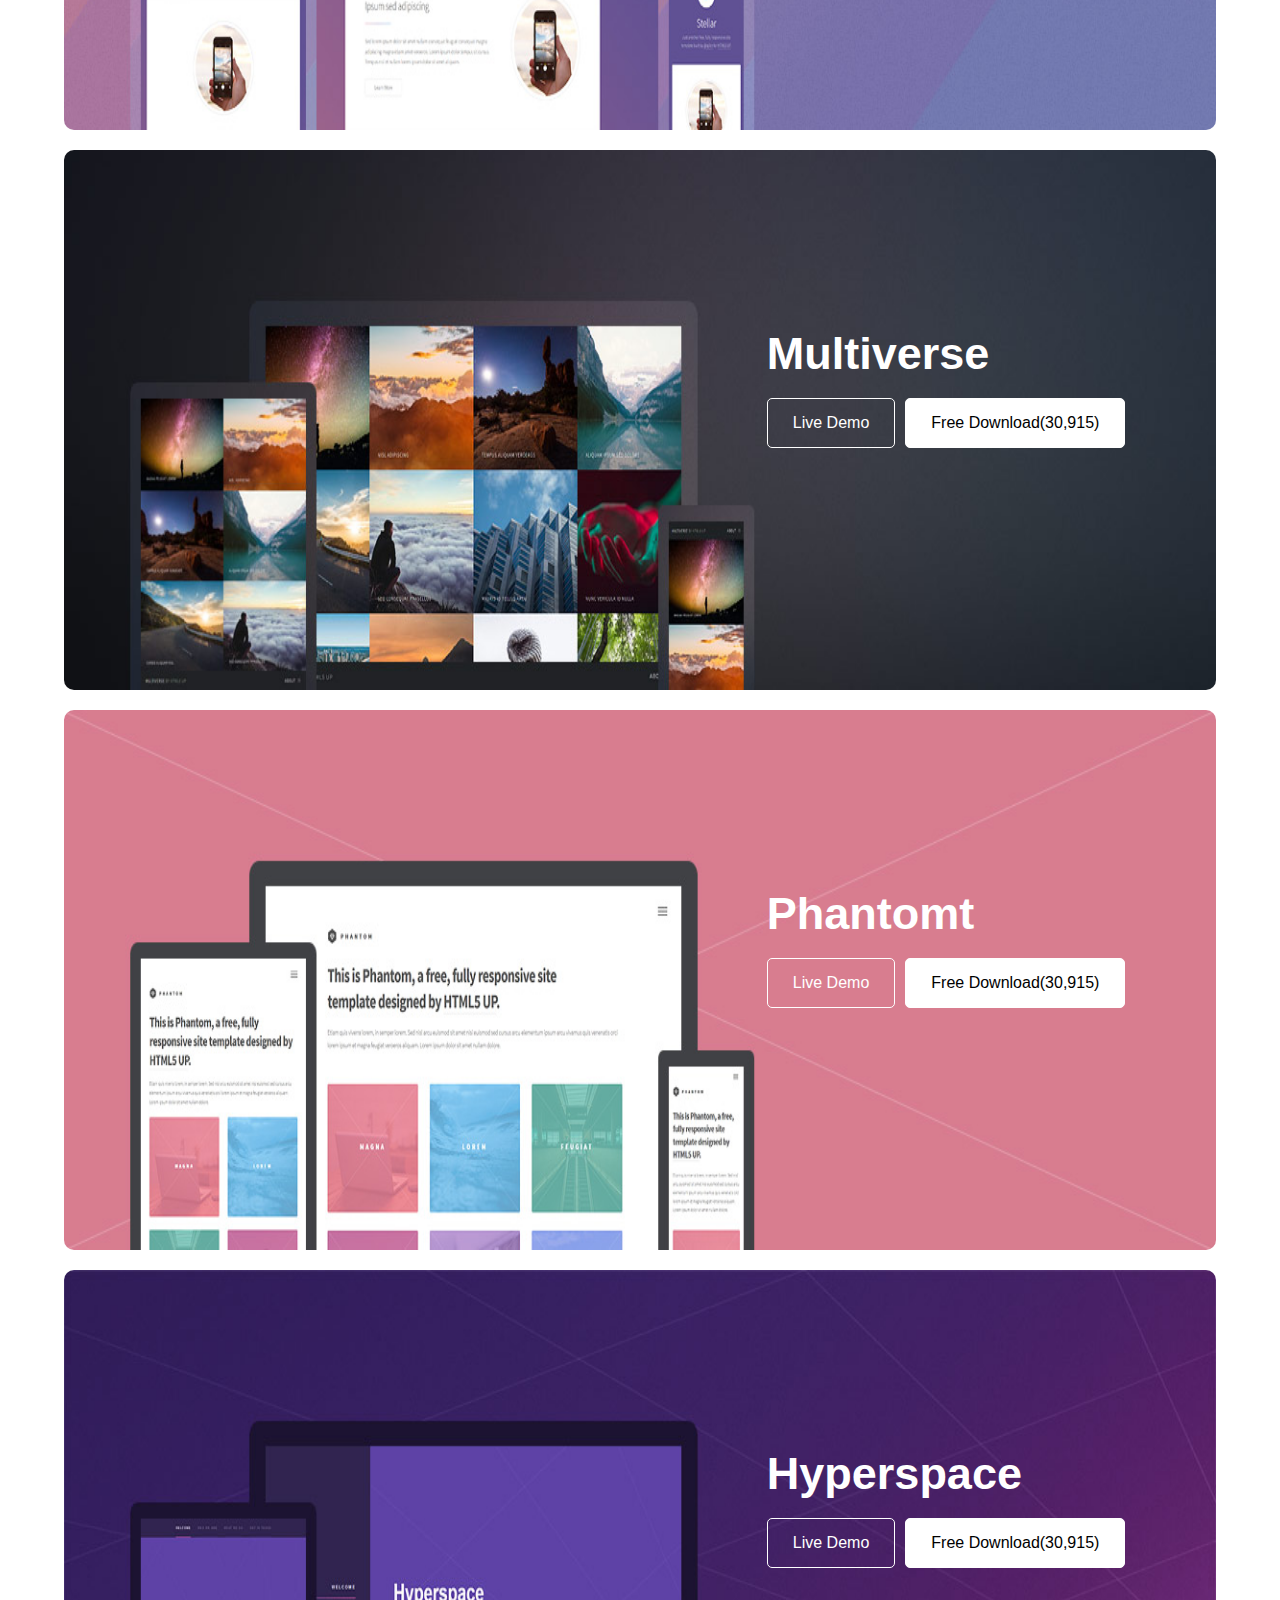
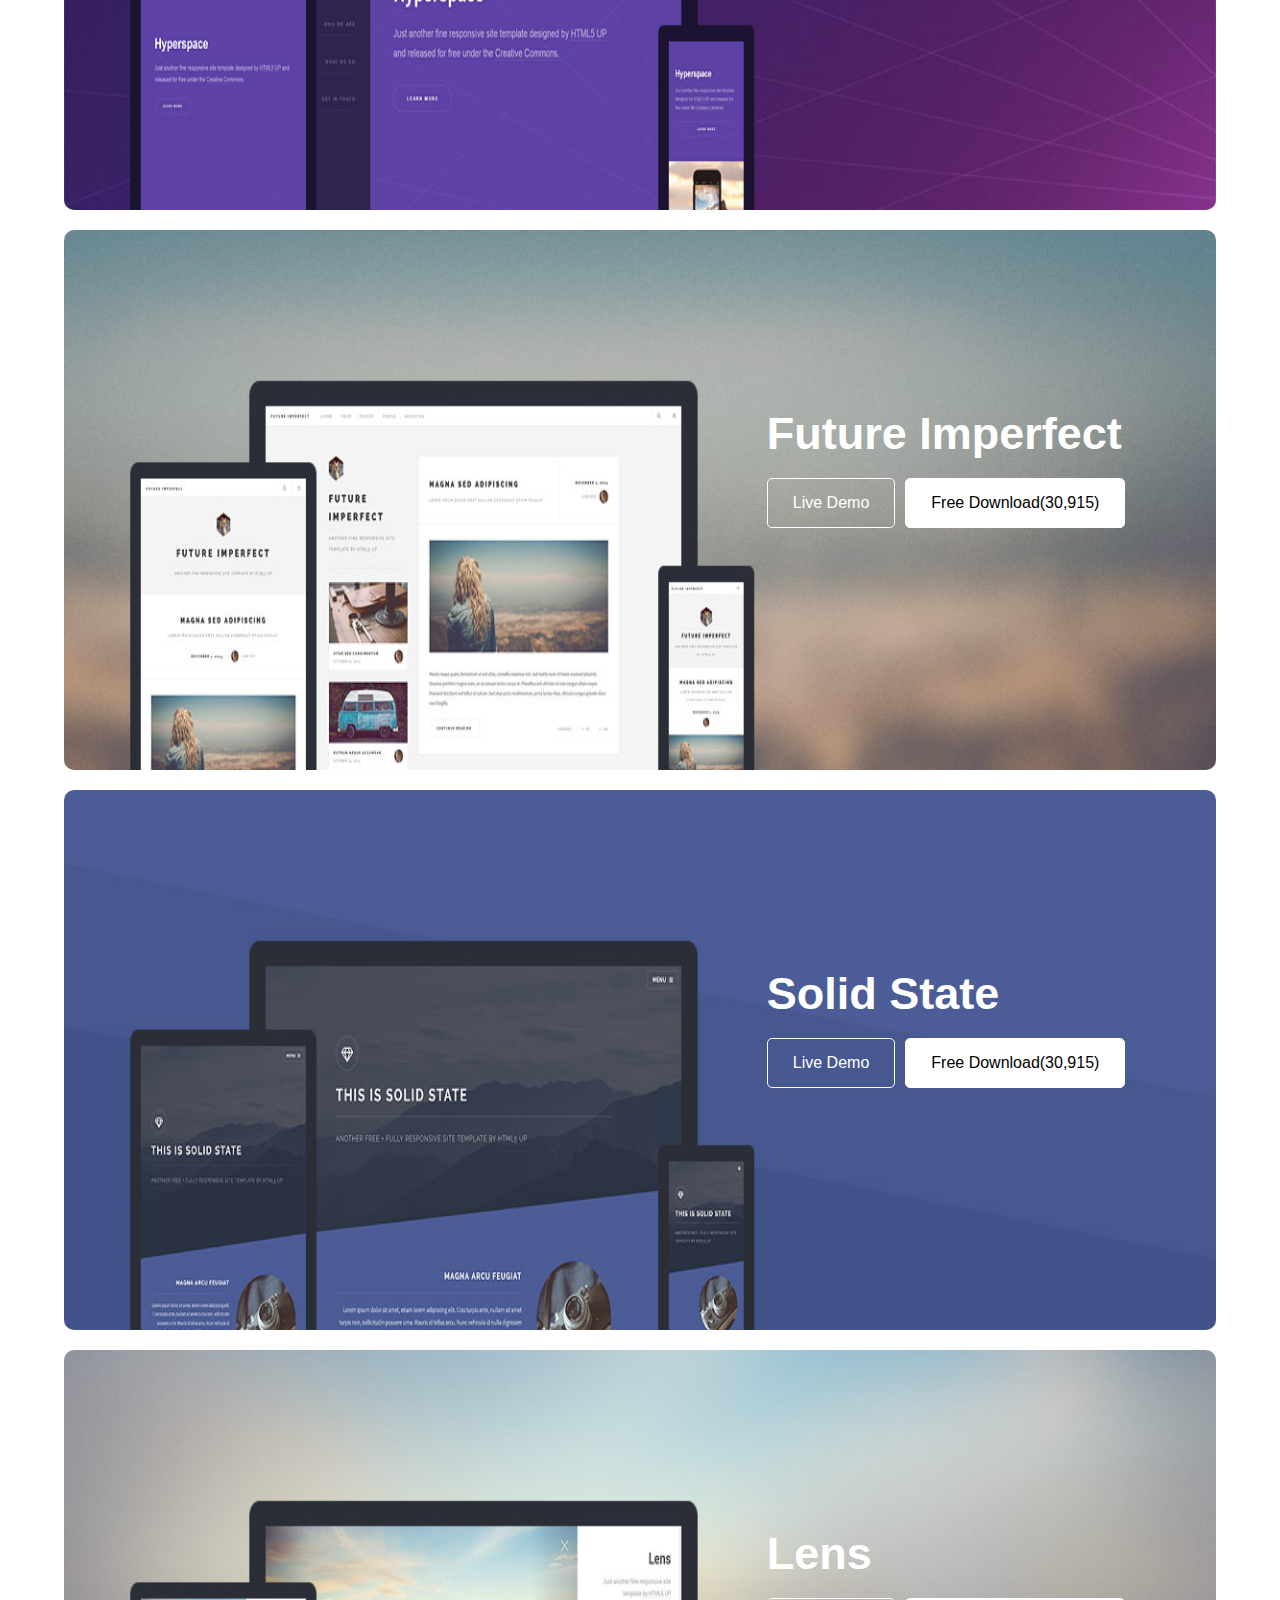
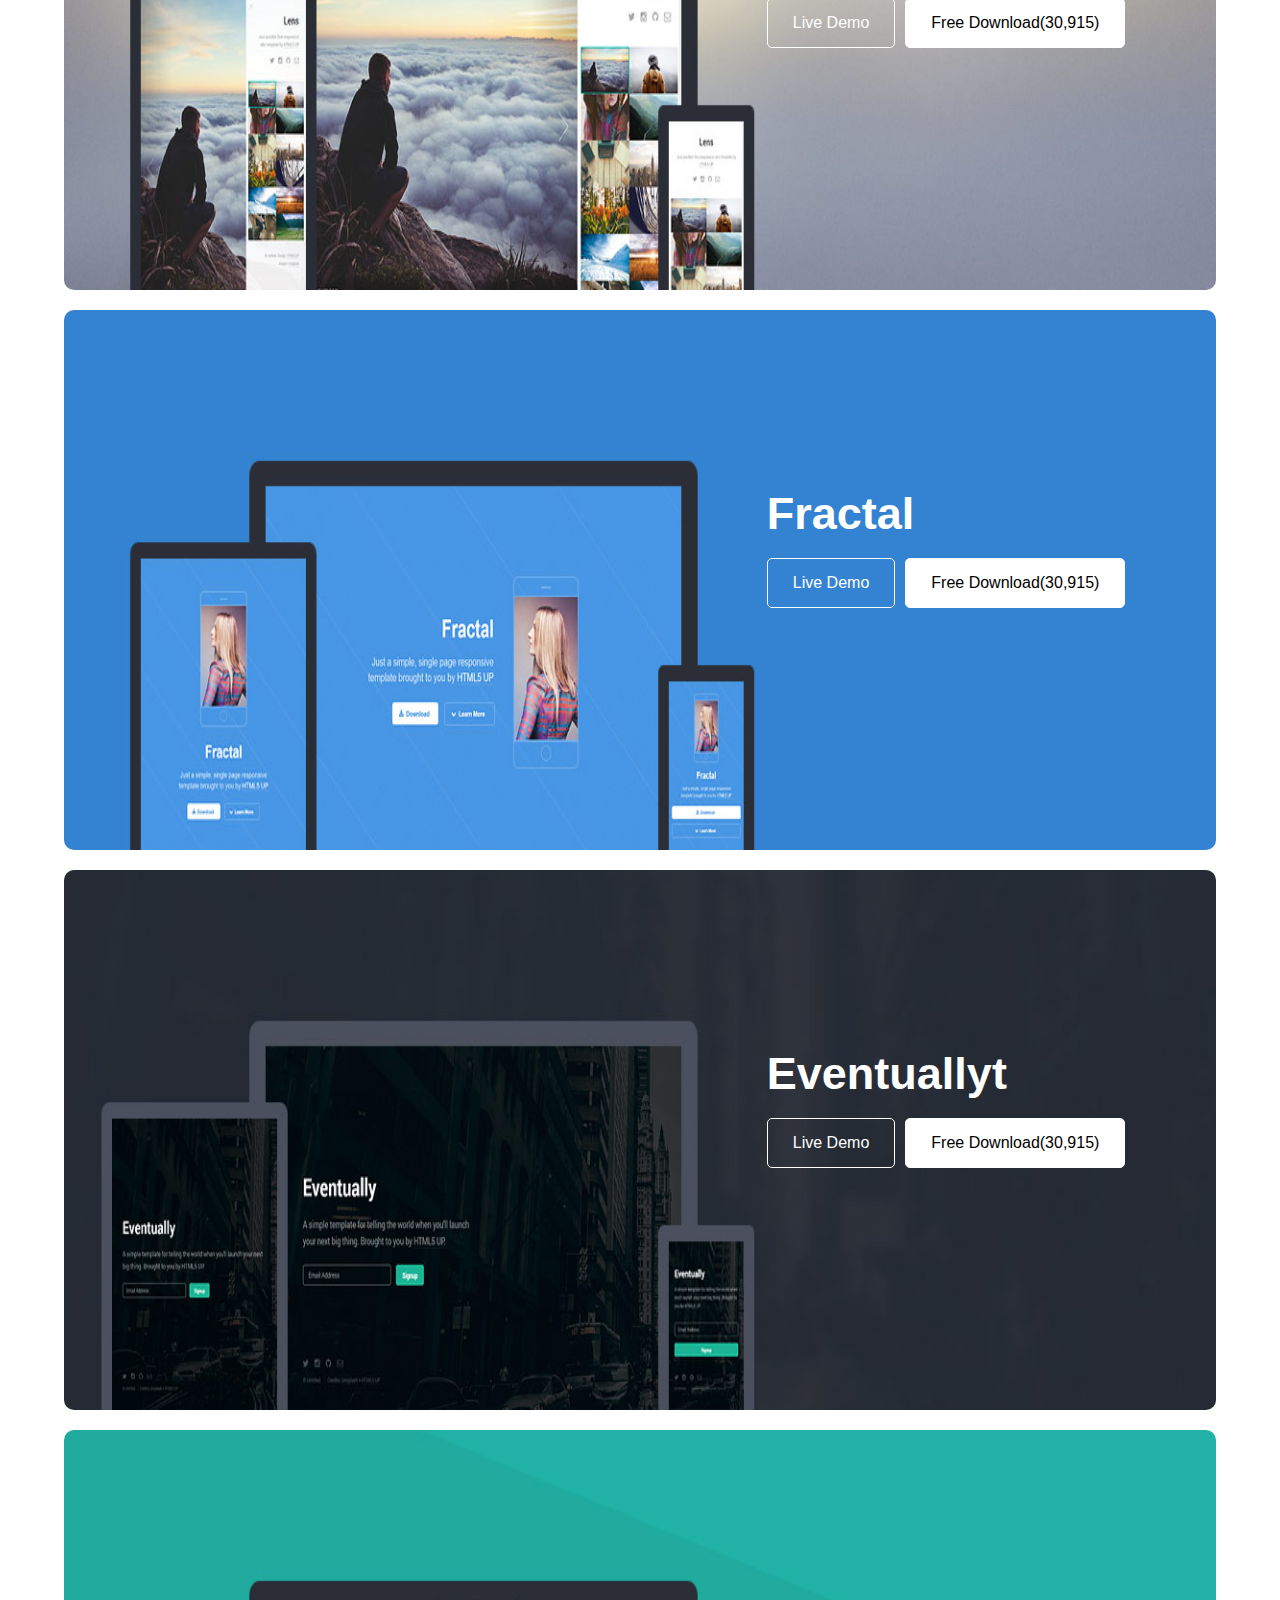
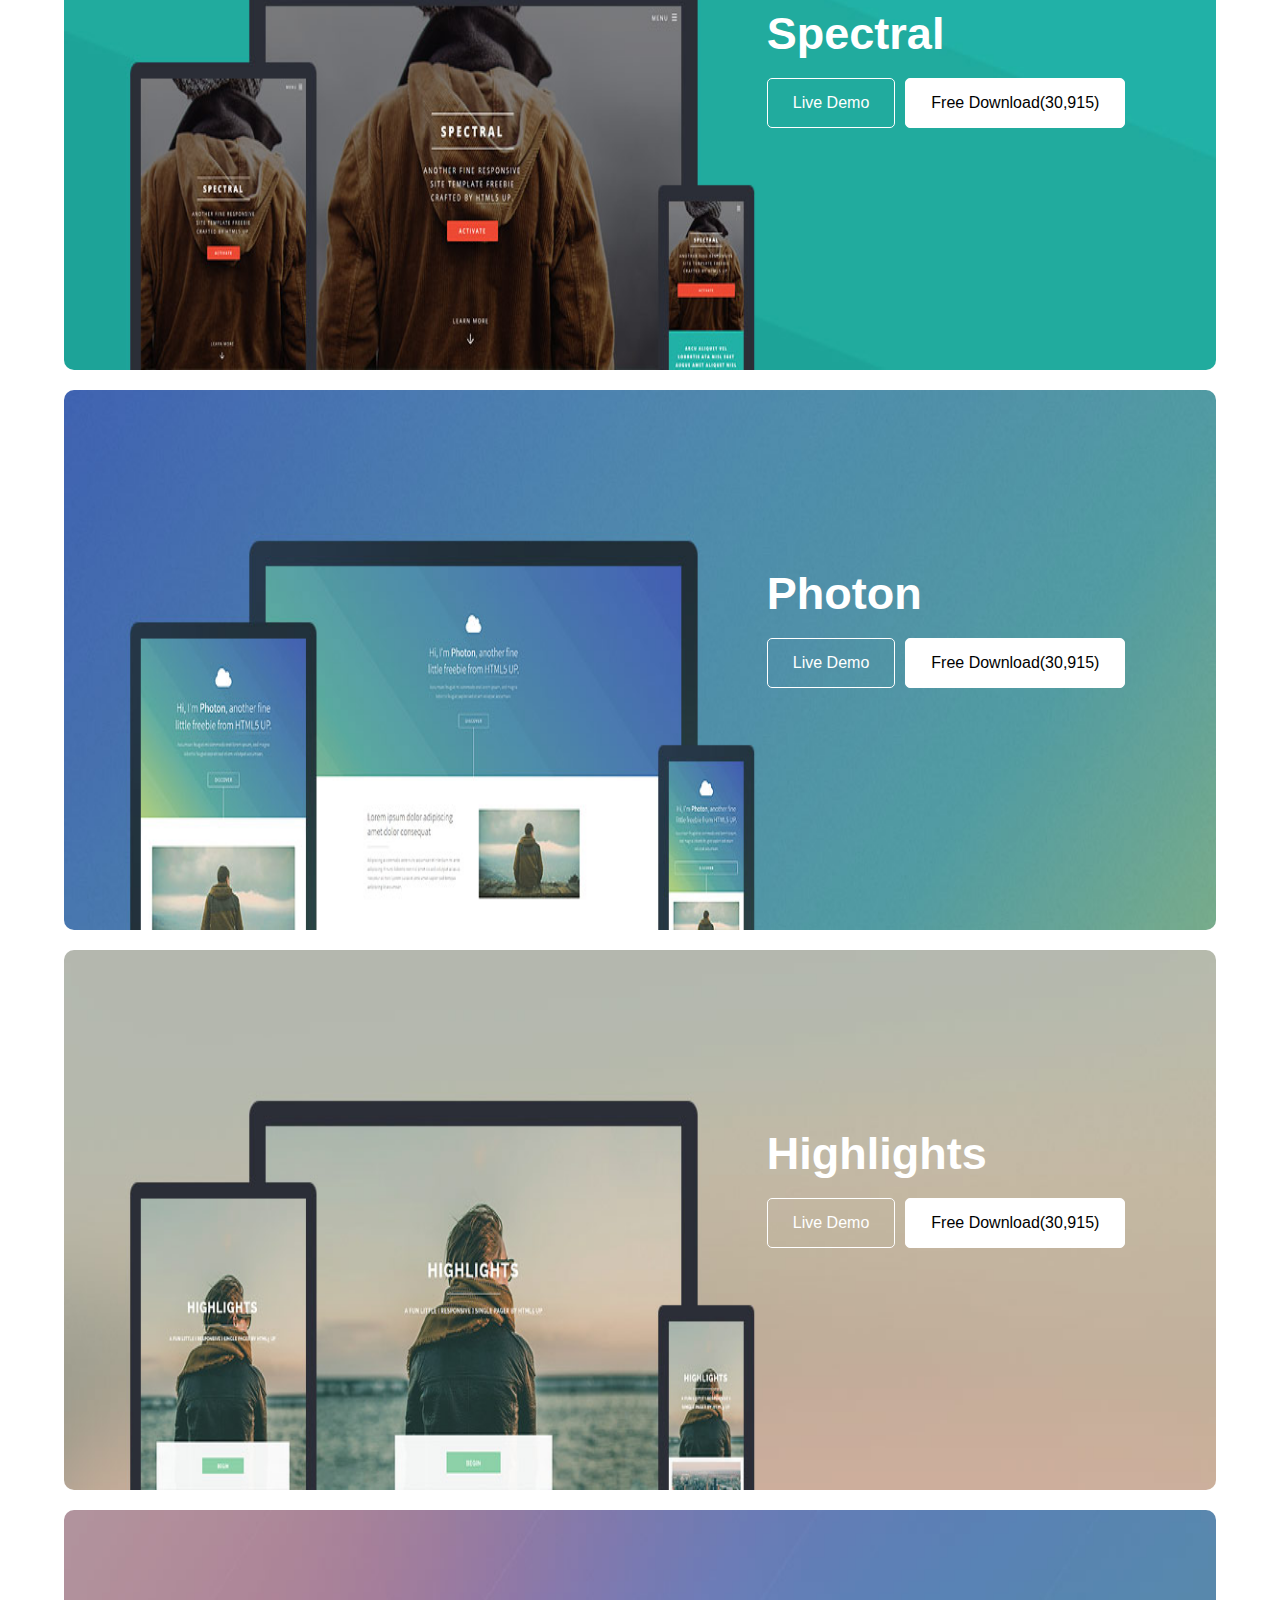
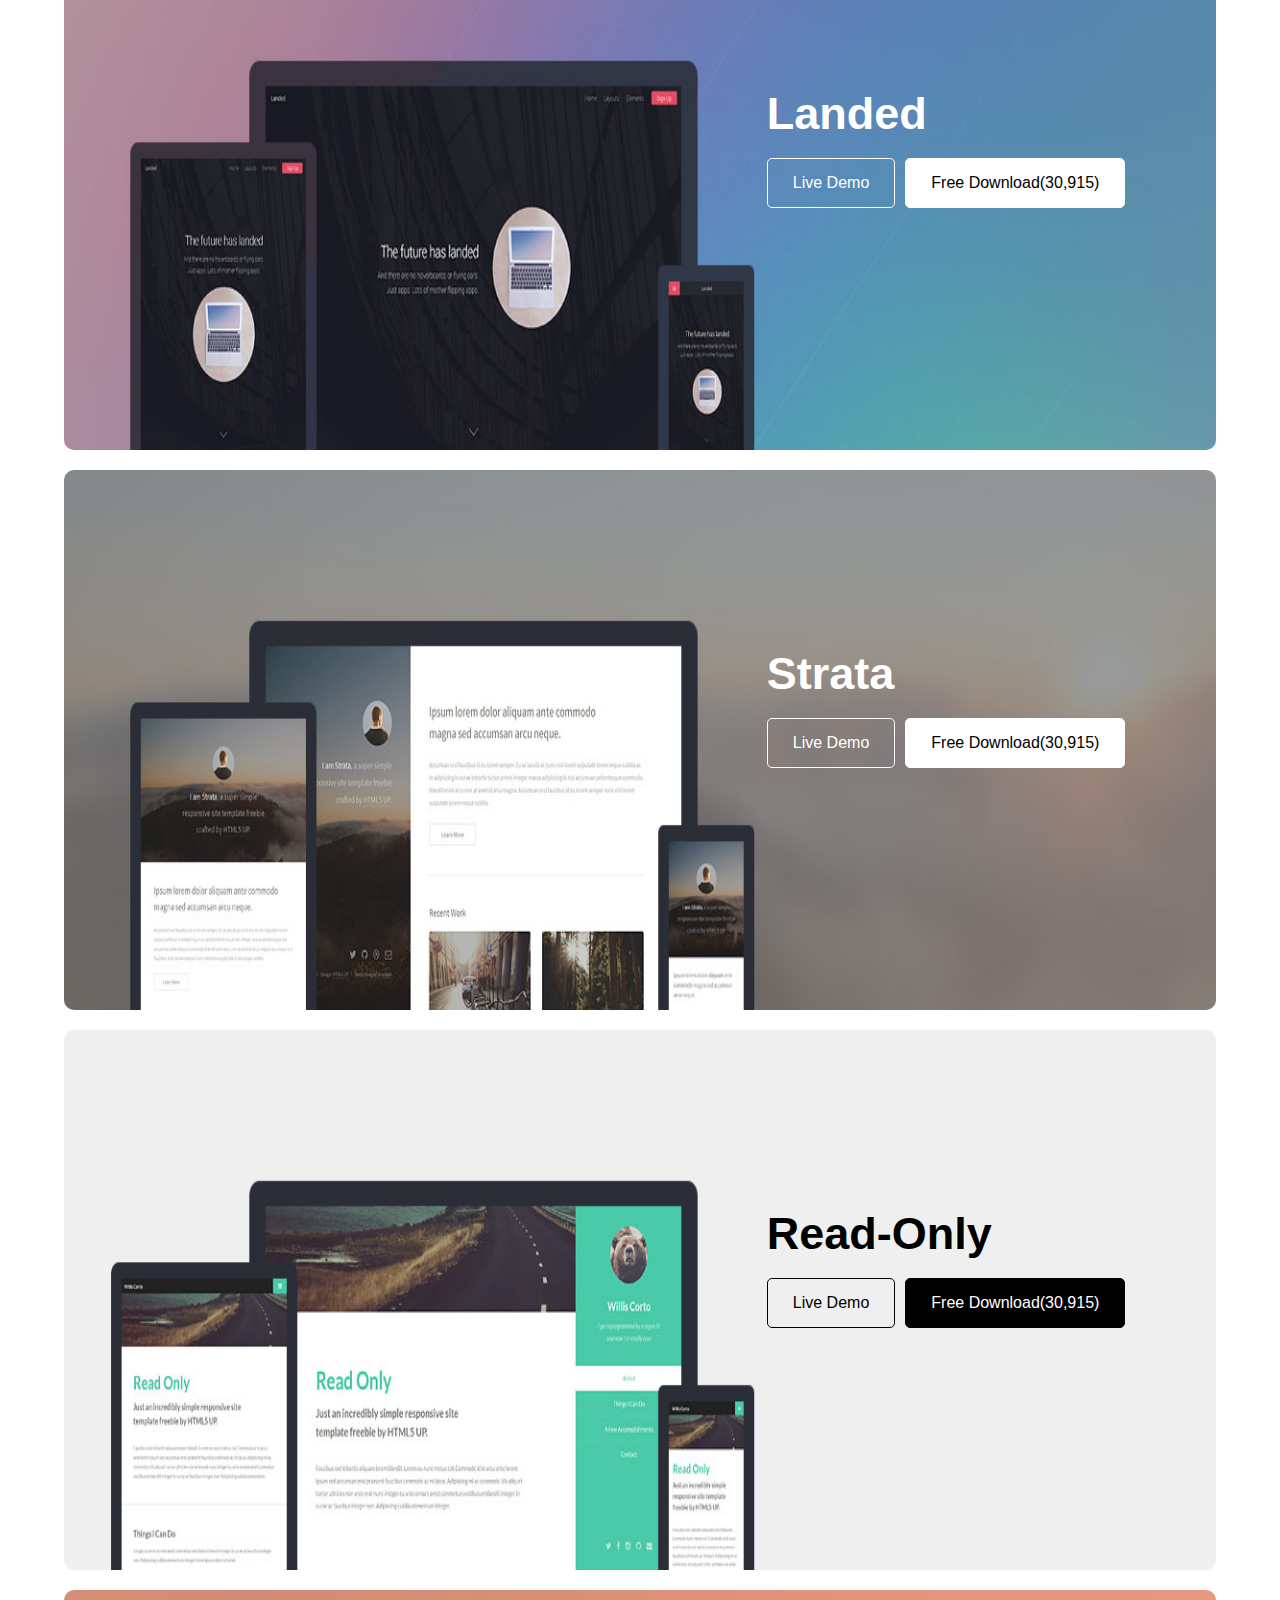
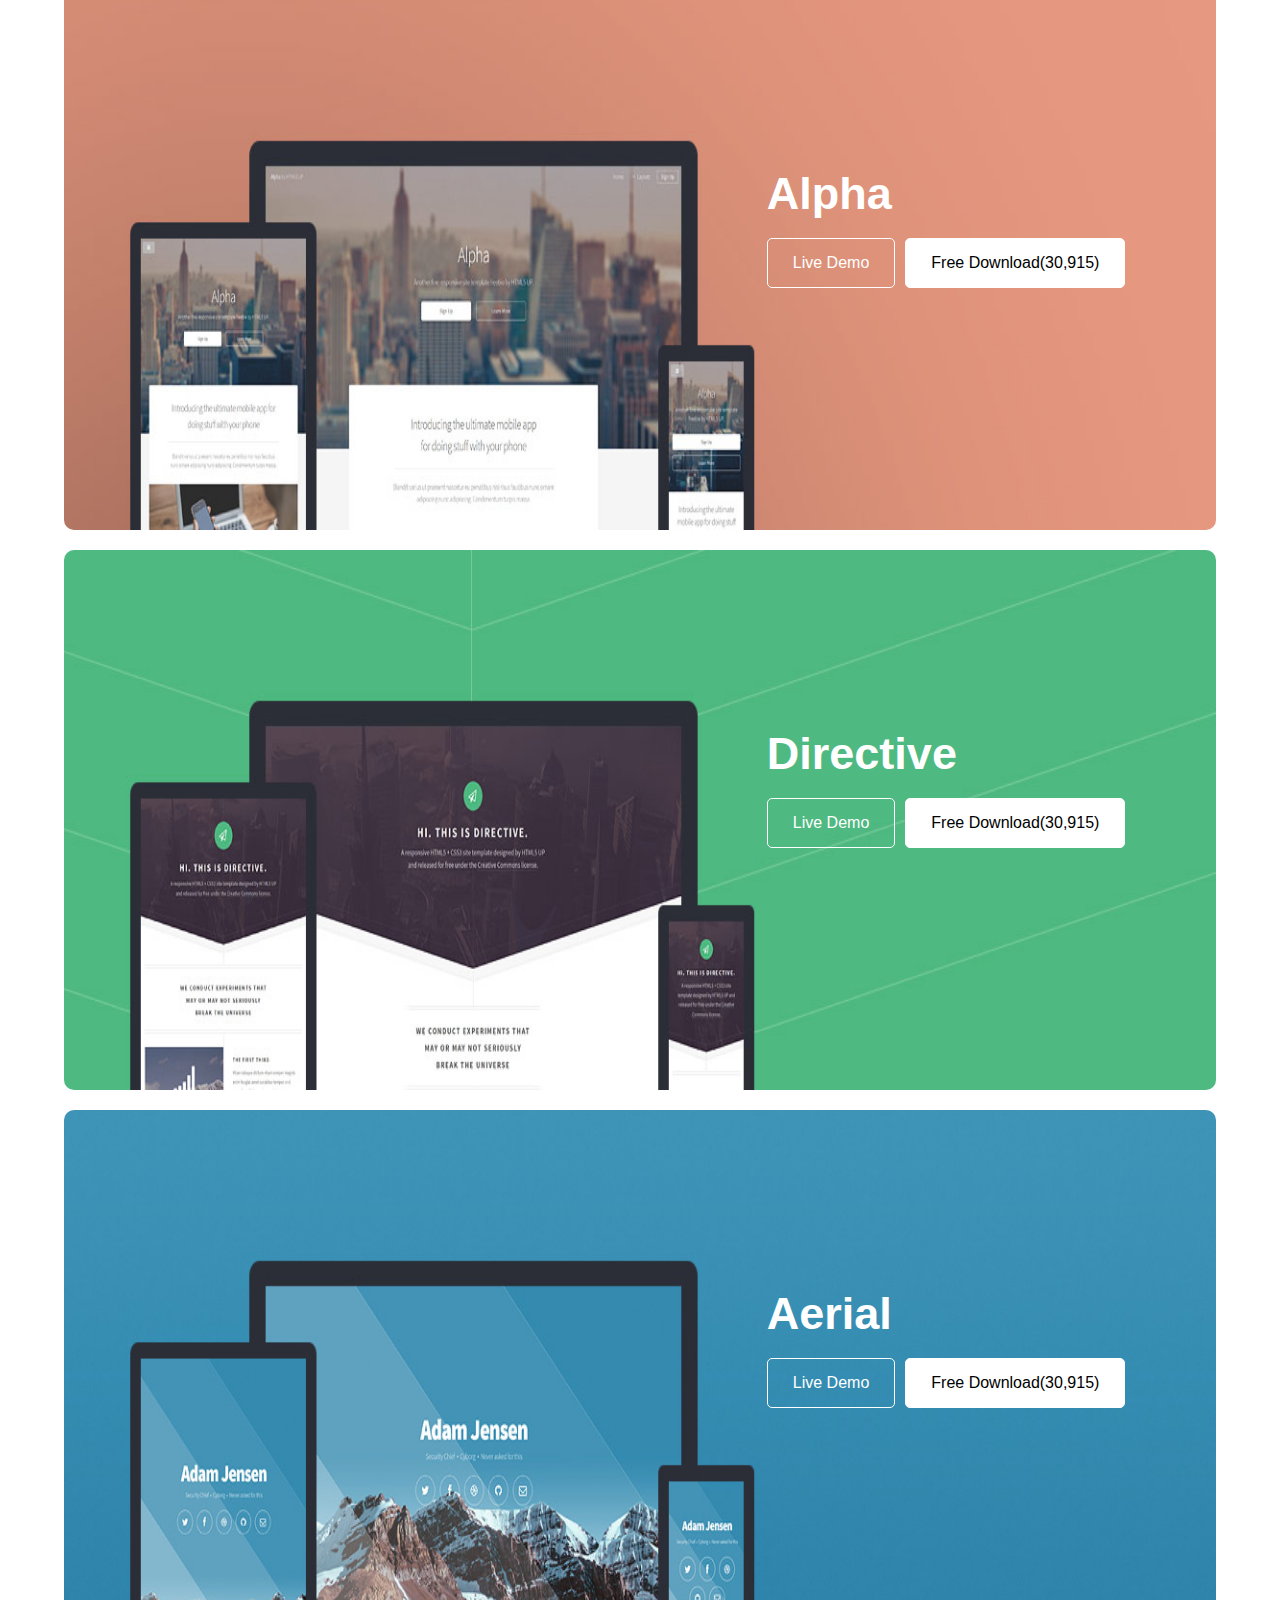
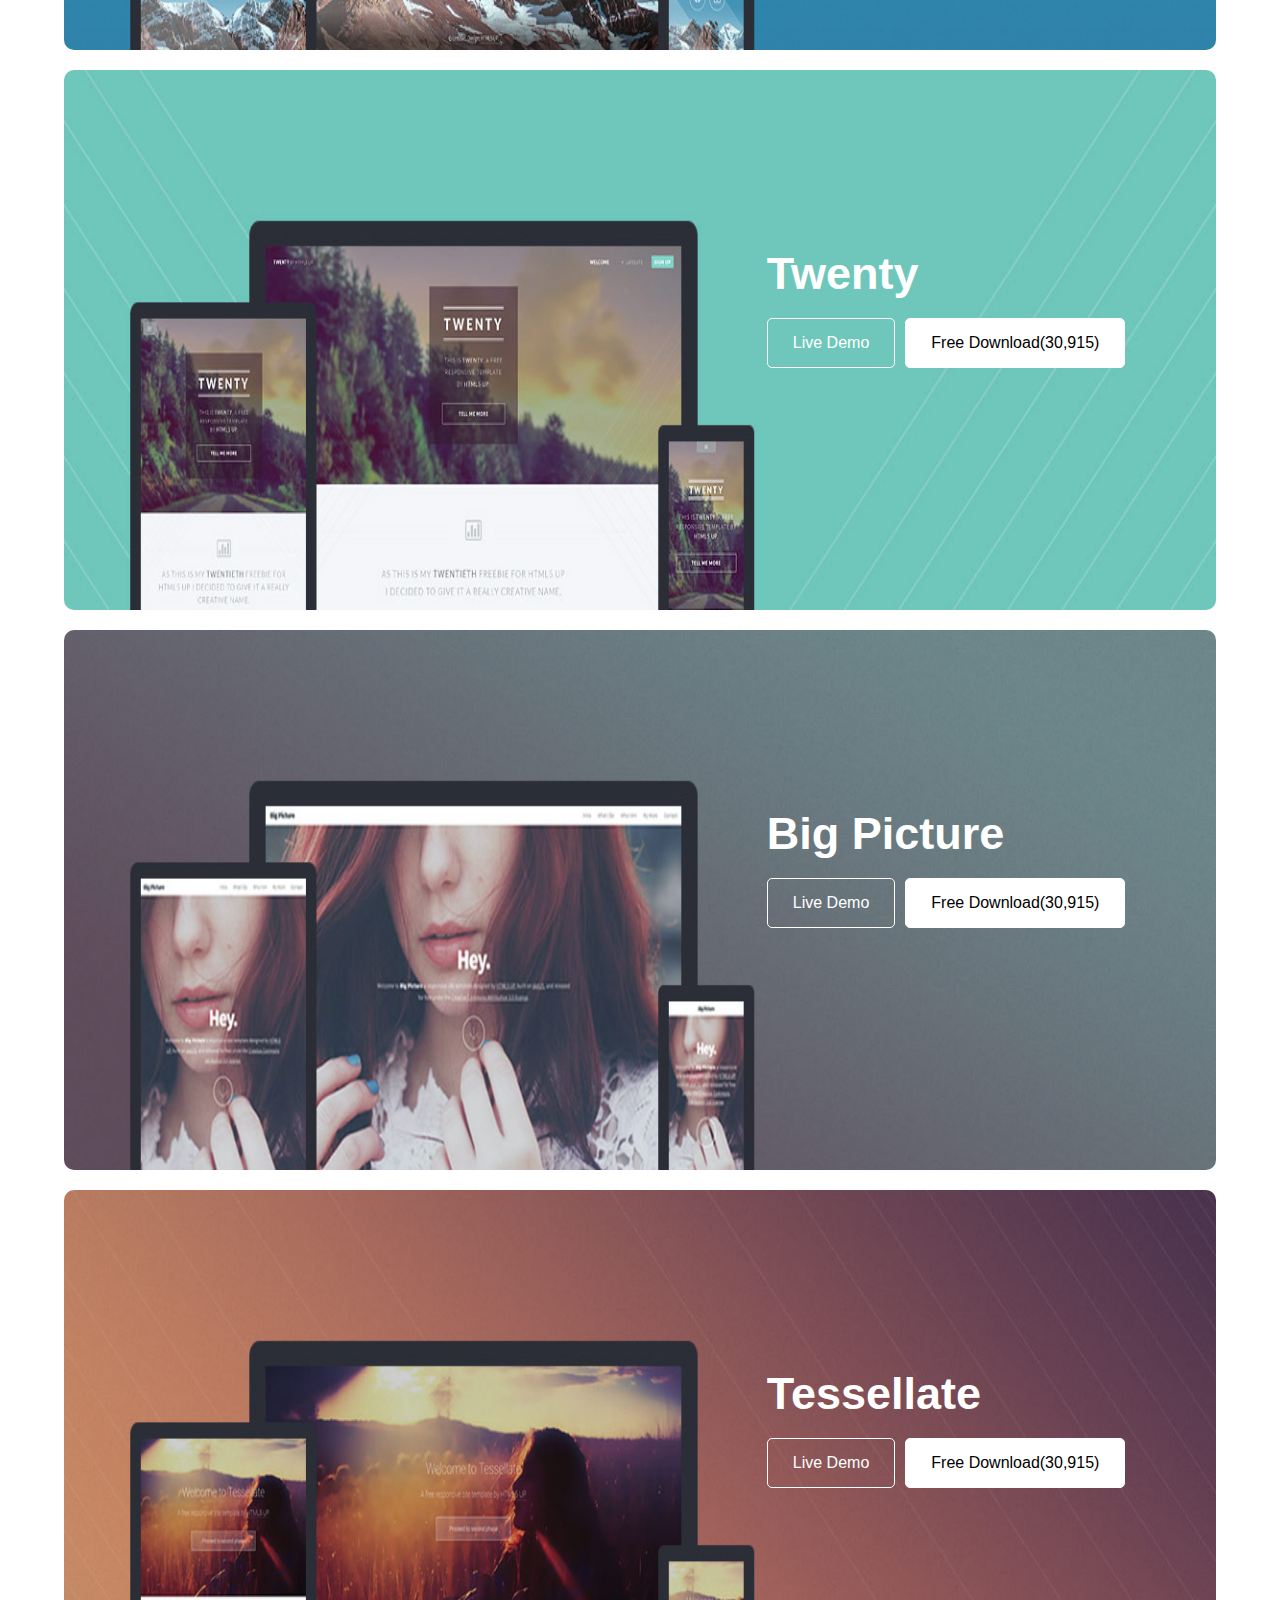
<file: html5_net/index.html>
<!DOCTYPE html>
<html lang="en">
<head>
    <meta charset="UTF-8">
    <meta name="viewport" content="width=device-width, initial-scale=1.0">
    <title>HTML5 UP! Responsive HTML5 and CSS3 Site Templates</title>
    <link rel="stylesheet" href="./nav.css">
    <link href='https://unpkg.com/boxicons@2.1.4/css/boxicons.min.css' rel='stylesheet'>
</head>
<body>
    <main>
       <header>
            <div>
               <div class="button">
                <h1>HTML5</h1><p>UP</p>
               </div>
               <div class="text">
                <p>...makes <span>spiffy HTML5 site templates</span> that are</p>
               </div>
            </div>
            <div>
                <ul>
                    <li>
                        <div class="logo"><i class='bx bx-desktop'></i><i class='bx bx-mobile'></i></div>
                        <div class="head"><p>Fully</p><h3>Responsive</h3></div>
                    </li>
                    <li>
                        <div  class="logo">&lt;/&gt</div>
                        <div class="head"><p>Built on intelligent</p><h3>HTML5 + CSS3</h3></div>
                    </li>
                    <li>
                        <div class="logo"><i class='bx bxs-cog'></i></div>
                        <div class="head"> <p>Super</p><h3>Customizable</h3></div>
                    </li>
                    <li>
                        <div class="logo"><i class='bx bx-gift'></i></div>
                        <div class="head">
                            <p> <strong>100% Free </strong>under the <br>
                                 Creative Commons</p></div>
                    </li>
                </ul>
            </div>
       </header>
       <article>
        <div>
            <div><i class='bx bxs-like' style='color:#ffffff'  ></i>Like</div>
            <div><img src="./images/download.svg" alt="">Post</div>
        </div>
        <div>
            <p>Get notified when I release new stuff!</p>
            <div><i class='bx bxl-twitter' undefined ></i> Follow @ajlkn</div>
        </div>
    </article>
    <section>
        <figure class="black">
            <img src="./images/paradigm-shift.jpg" alt="">
            <div>
                <h1>Paradigm Shift</h1><br>
                <button>Live Demo</button><button>Free Download(30,915)</button>
            </div>
        </figure>
        <figure>
            <img src="./images/massively.jpg" alt="">
            <div> <h1>massively</h1><br>
                <button>Live Demo</button><button>Free Download(30,915)</button></div>
        </figure>
        <figure>
            <img src="./images/ethereal.jpg" alt="">
            <div> <h1>ethereal</h1><br>
                <button>Live Demo</button><button>Free Download(30,915)</button></div>
        </figure>
        <figure>
            <img src="./images/story.jpg" alt="">
            <div> <h1>story</h1><br>
                <button>Live Demo</button><button>Free Download(30,915)</button></div>
        </figure>
        <figure>
            <img src="./images/dimension.jpg" alt="">
            <div> <h1>dimension</h1><br>
                <button>Live Demo</button><button>Free Download(30,915)</button></div>
        </figure>
        <figure class="black">
            <img src="./images/editorial.jpg" alt="">
            <div> <h1>editorial</h1><br>
                <button>Live Demo</button><button>Free Download(30,915)</button></div>
        </figure>
        <figure>
            <img src="./images/forty.jpg" alt="">
            <div> <h1>forty</h1><br>
                <button>Live Demo</button><button>Free Download(30,915)</button></div>
        </figure>
        <figure>
            <img src="./images/stellar.jpg" alt="">
            <div> <h1>stellar</h1><br>
                <button>Live Demo</button><button>Free Download(30,915)</button></div>
        </figure>
        <figure>
            <img src="./images/multiverse.jpg" alt="">
            <div> <h1>multiverse</h1><br>
                <button>Live Demo</button><button>Free Download(30,915)</button></div>
        </figure>
        <figure>
            <img src="./images/phantom.jpg" alt="">
            <div> <h1>phantomt</h1><br>
                <button>Live Demo</button><button>Free Download(30,915)</button></div>
        </figure>
        <figure>
            <img src="./images/hyperspace.jpg" alt="">
            <div> <h1>hyperspace</h1><br>
                <button>Live Demo</button><button>Free Download(30,915)</button></div>
        </figure>
        <figure>
            <img src="./images/future-imperfect.jpg" alt="">
            <div> <h1>future imperfect</h1><br>
                <button>Live Demo</button><button>Free Download(30,915)</button></div>
        </figure>
        <figure>
            <img src="./images/solid-state.jpg" alt="">
            <div> <h1>solid state</h1><br>
                <button>Live Demo</button><button>Free Download(30,915)</button></div>
        </figure>
        <figure>
            <img src="./images/lens.jpg" alt="">
            <div> <h1>lens</h1><br>
                <button>Live Demo</button><button>Free Download(30,915)</button></div>
        </figure>
        <figure>
            <img src="./images/fractal.jpg" alt="">
            <div> <h1>fractal</h1><br>
                <button>Live Demo</button><button>Free Download(30,915)</button></div>
        </figure>
        <figure>
            <img src="./images/eventually.jpg" alt="">
            <div> <h1>eventuallyt</h1><br>
                <button>Live Demo</button><button>Free Download(30,915)</button></div>
        </figure>
        <figure>
            <img src="./images/spectral.jpg" alt="">
            <div> <h1>spectral</h1><br>
                <button>Live Demo</button><button>Free Download(30,915)</button></div>
        </figure>
        <figure>
            <img src="./images/photon.jpg" alt="">
            <div> <h1>photon</h1><br>
                <button>Live Demo</button><button>Free Download(30,915)</button></div>
        </figure>
        <figure>
            <img src="./images/highlights.jpg" alt="">
            <div> <h1>highlights</h1><br>
                <button>Live Demo</button><button>Free Download(30,915)</button></div>
        </figure>
        <figure>
            <img src="./images/landed.jpg" alt="">
            <div> <h1>landed</h1><br>
                <button>Live Demo</button><button>Free Download(30,915)</button></div>
        </figure>
        <figure>
            <img src="./images/strata.jpg" alt="">
            <div> <h1>strata</h1><br>
                <button>Live Demo</button><button>Free Download(30,915)</button></div>
        </figure>
        <figure class="black">
            <img src="./images/read-only.jpg" alt="">
            <div> <h1>read-only</h1><br>
                <button>Live Demo</button><button>Free Download(30,915)</button></div>
        </figure>
        <figure>
            <img src="./images/alpha.jpg" alt="">
            <div> <h1>alpha</h1><br>
                <button>Live Demo</button><button>Free Download(30,915)</button></div>
        </figure>
        <figure>
            <img src="./images/directive.jpg" alt="">
            <div> <h1>directive</h1><br>
                <button>Live Demo</button><button>Free Download(30,915)</button></div>
        </figure>
        <figure>
            <img src="./images/aerial.jpg" alt="">
            <div> <h1>aerial</h1><br>
                <button>Live Demo</button><button>Free Download(30,915)</button></div>
        </figure>
        <figure>
            <img src="./images/twenty.jpg" alt="">
            <div> <h1>twenty</h1><br>
                <button>Live Demo</button><button>Free Download(30,915)</button></div>
        </figure>
        <figure>
            <img src="./images/big-picture.jpg" alt="">
            <div> <h1>big picture</h1><br>
                <button>Live Demo</button><button>Free Download(30,915)</button></div>
        </figure>
        <figure>
            <img src="./images/tessellate.jpg" alt="">
            <div> <h1>tessellate</h1><br>
                <button>Live Demo</button><button>Free Download(30,915)</button></div>
        </figure>
        <figure>
            <img src="./images/prologue.jpg" alt="">
            <div> <h1>prologue</h1><br>
                <button>Live Demo</button><button>Free Download(30,915)</button></div>
        </figure>
        <figure class="black">
            <img src="./images/helios.jpg" alt="">
            <div> <h1>helios</h1><br>
                <button>Live Demo</button><button>Free Download(30,915)</button></div>
        </figure>
        <figure class="black">
            <img src="./images/telephasic.jpg" alt="">
            <div> <h1>telephasic</h1><br>
                <button>Live Demo</button><button>Free Download(30,915)</button></div>
        </figure>
        <figure class="black">
            <img src="./images/strongly-typed.jpg" alt="">
            <div> <h1>strongly-typed</h1><br>
                <button>Live Demo</button><button>Free Download(30,915)</button></div>
        </figure>
        <figure>
            <img src="./images/parallelism.jpg" alt="">
            <div> <h1>parallelism</h1><br>
                <button>Live Demo</button><button>Free Download(30,915)</button></div>
        </figure>
        <figure>
            <img src="./images/escape-velocity.jpg" alt="">
            <div> <h1>escape velocity</h1><br>
                <button>Live Demo</button><button>Free Download(30,915)</button></div>
        </figure>
        <figure>
            <img src="./images/astral.jpg" alt="">
            <div> <h1>astral</h1><br>
                <button>Live Demo</button><button>Free Download(30,915)</button></div>
        </figure>
        <figure class="black">
            <img src="./images/striped.jpg" alt="">
            <div> <h1>striped</h1><br>
                <button>Live Demo</button><button>Free Download(30,915)</button></div>
        </figure>
        <figure>
            <img src="./images/dopetrope.jpg" alt="">
            <div> <h1>dopetrope</h1><br>
                <button>Live Demo</button><button>Free Download(30,915)</button></div>
        </figure>
        <figure>
            <img src="./images/miniport.jpg" alt="">
            <div> <h1>miniport</h1><br>
                <button>Live Demo</button><button>Free Download(30,915)</button></div>
        </figure>
        <figure class="black">
            <img src="./images/txt.jpg" alt="">
            <div> <h1>TXT</h1><br>
                <button>Live Demo</button><button>Free Download(30,915)</button></div>
        </figure>
        <figure class="black">
            <img src="./images/verti.jpg" alt="">
            <div> <h1>verti</h1><br>
                <button>Live Demo</button><button>Free Download(30,915)</button></div>
        </figure>
        <figure>
            <img src="./images/zerofour.jpg" alt="">
            <div> <h1>zerofour</h1><br>
                <button>Live Demo</button><button>Free Download(30,915)</button></div>
        </figure>
        <figure>
            <img src="./images/arcana.jpg" alt="">
            <div> <h1>arcana</h1><br>
                <button>Live Demo</button><button>Free Download(30,915)</button></div>
        </figure>
        <figure>
            <img src="./images/halcyonic.jpg" alt="">
            <div> <h1>halcyonic</h1><br>
                <button>Live Demo</button><button>Free Download(30,915)</button></div>
        </figure>
        <figure>
            <img src="./images/minimaxing.jpg" alt="">
            <div> <h1>minimaxing</h1><br>
                <button>Live Demo</button><button>Free Download(30,915)</button></div>
        </figure>
    </section>
    <aside>
        <img src="./images/px-logo.png" alt="">
        <p>Unlimited access to 80+ responsive site templates <br> (including everything at HTML5 UP), plus extras and  <br>support for just $19.</p>
        <button>START BROWSING</button>
    </aside>
    <footer>
        <p>Built by <span>AJ</span> with <span>Responsive Tools</span> &nbsp; &nbsp; &nbsp; &nbsp; &nbsp; &nbsp; Licensed under the <span>Creative Commons Attribution</span> license</p>
        <input type="search" name="" id="" placeholder="Subscribe for email updates!">
        <button>Subscribe</button>
        <div>
            <div><i class='bx bxs-like' style='color:#ffffff'  ></i>Like</div>
            <div><img src="./images/download.svg" alt="">Post</div>
        </div>
        <p> HTML5 UP.Over 18,667,089 served.</p>
        
    </footer>
    </main>
</body>
</html>
</file>
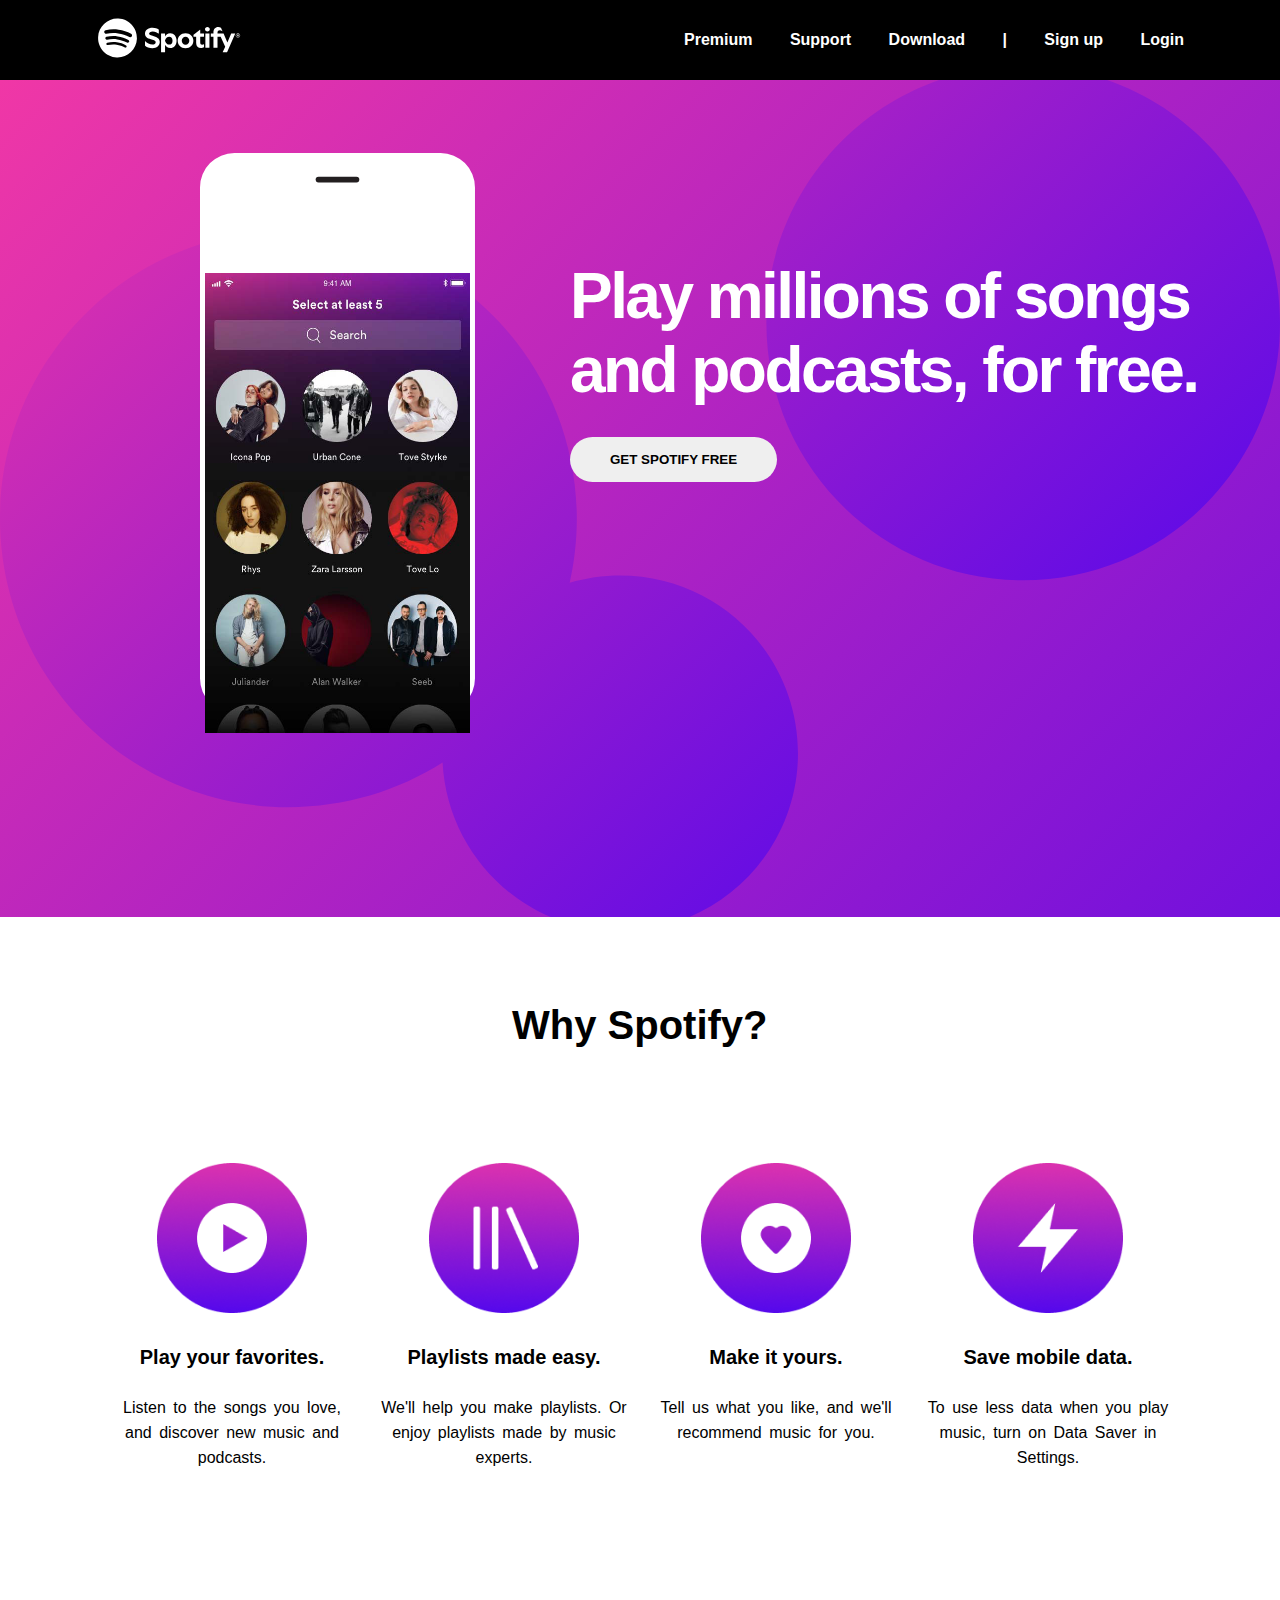
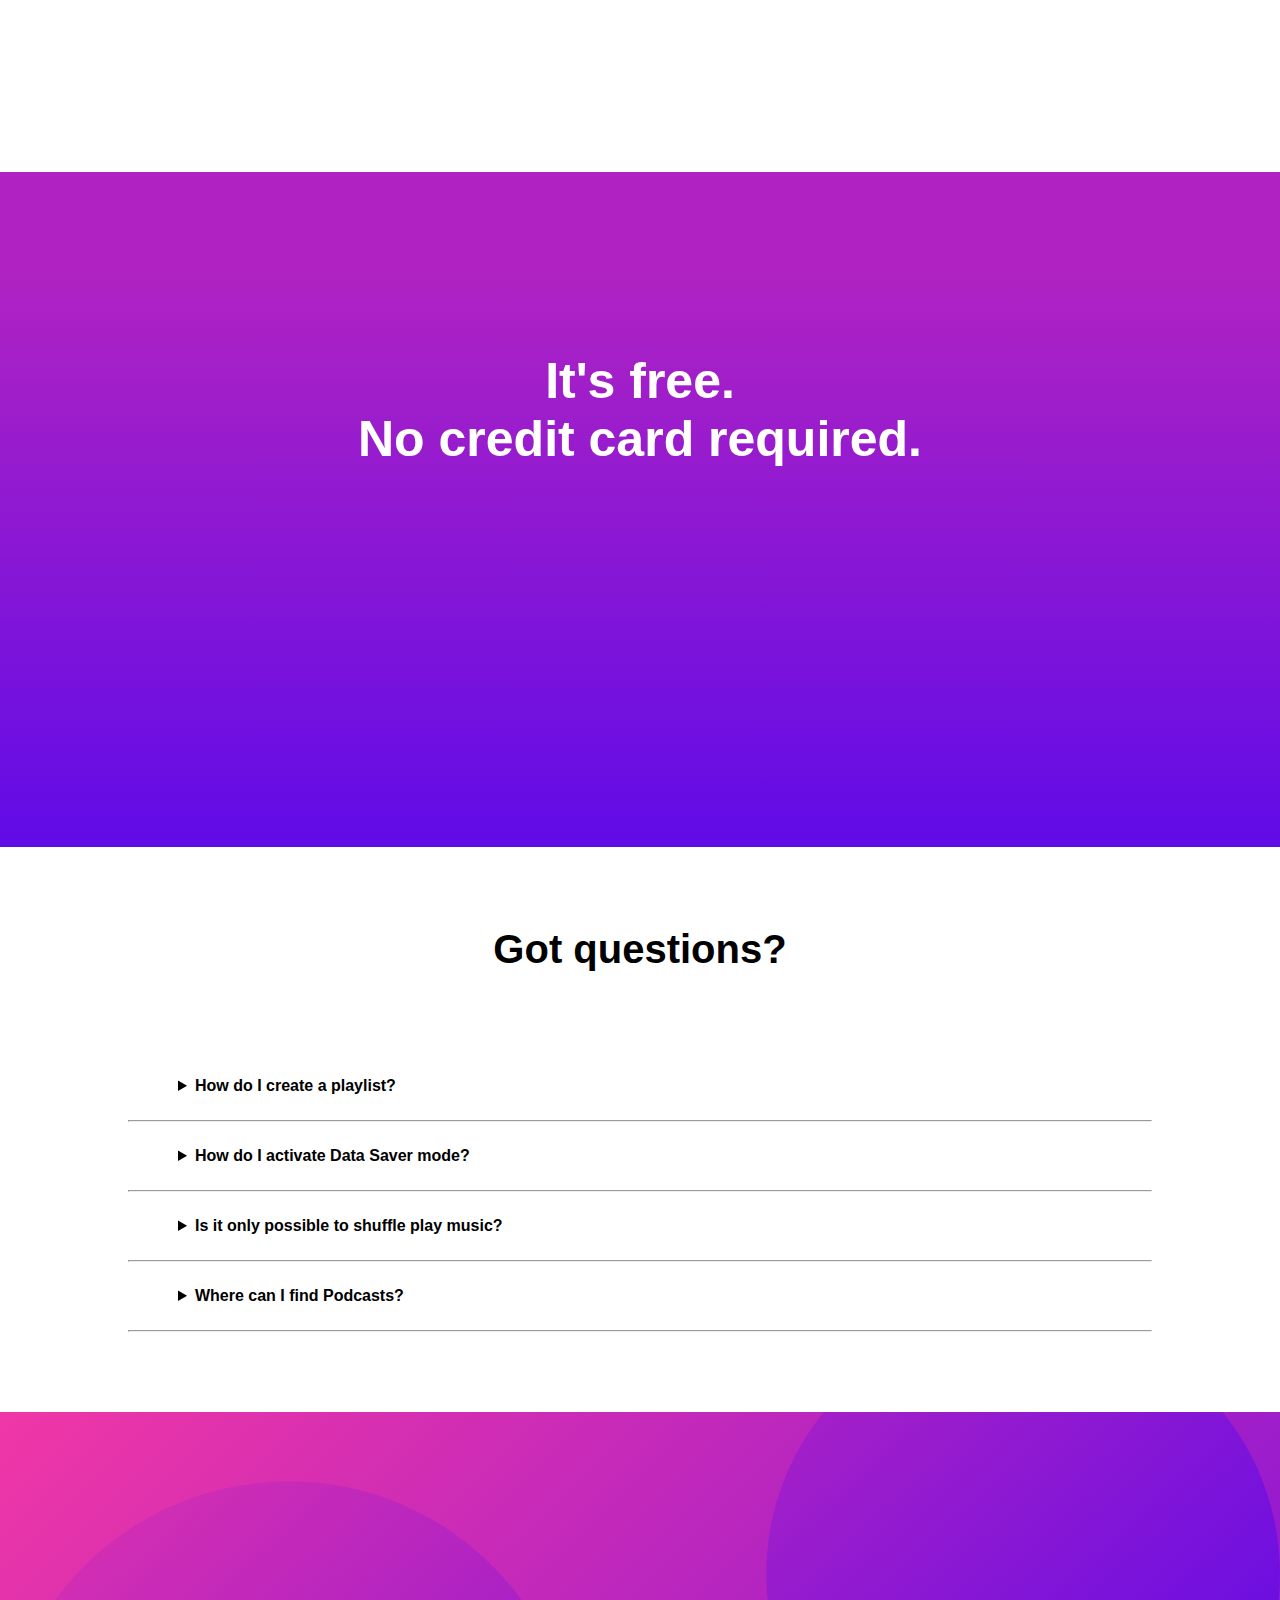
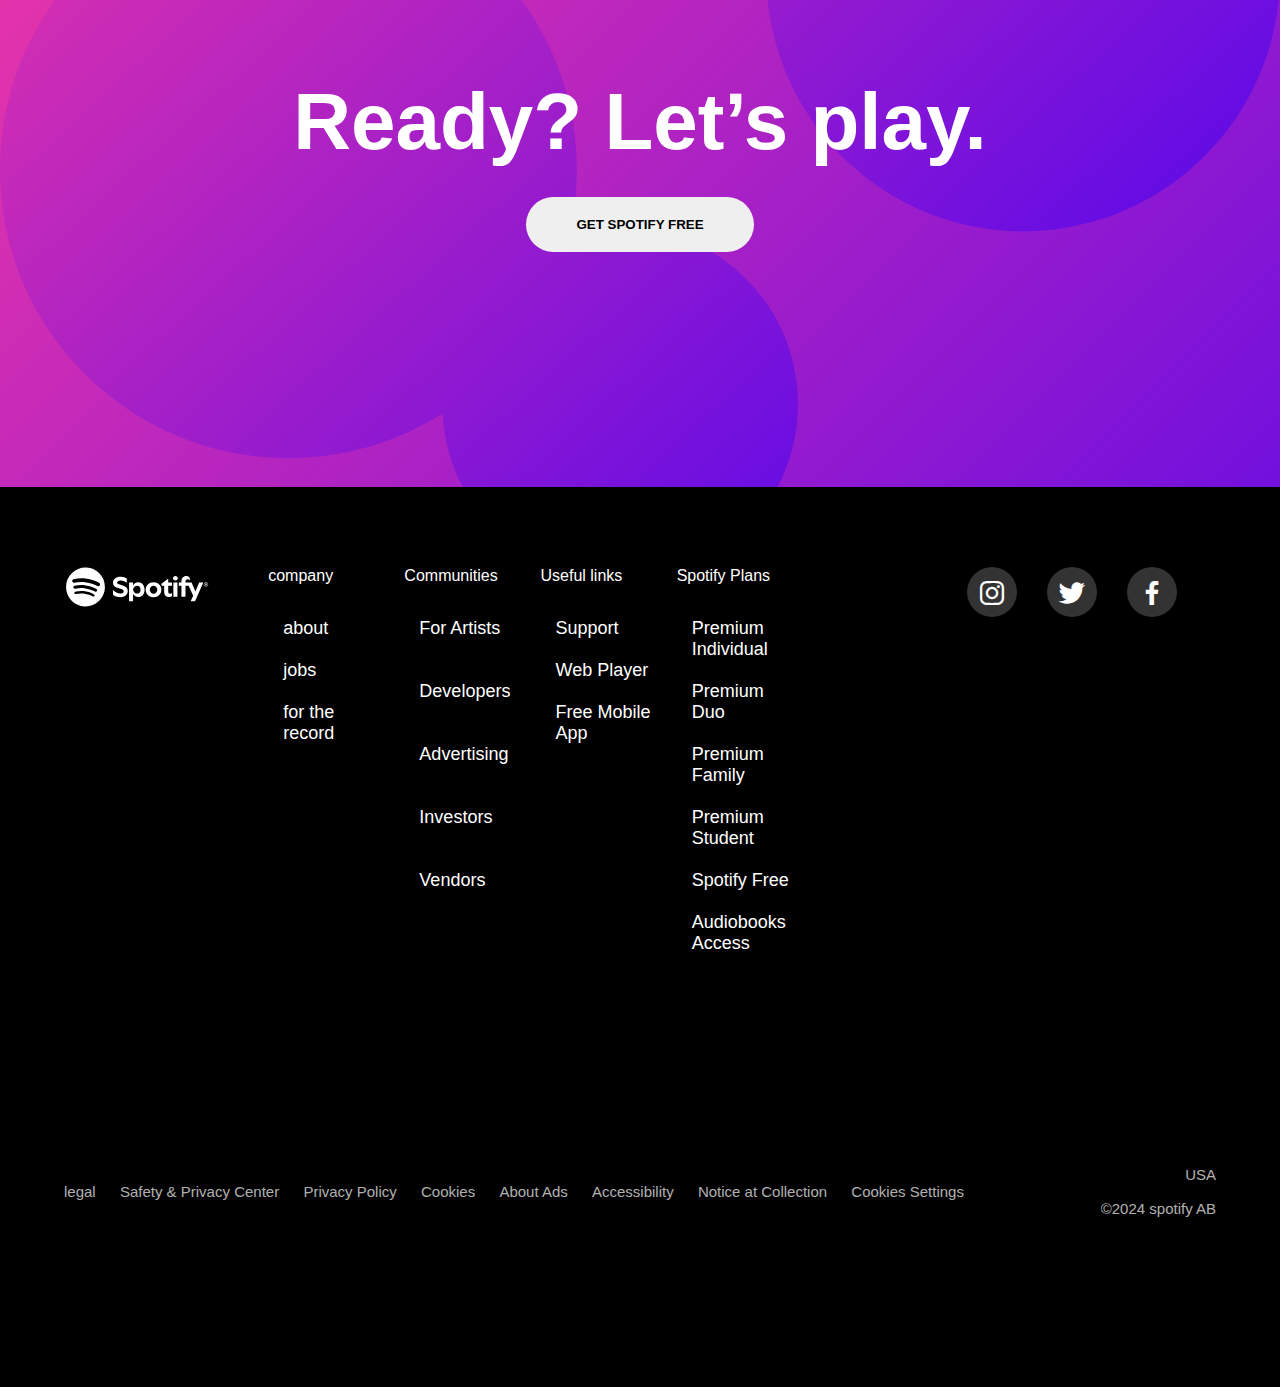
<file: Spotify/index.html>
<!DOCTYPE html>
<html lang="en">
<head>
    <meta charset="UTF-8">
    <meta name="viewport" content="width=device-width, initial-scale=1.0">
    <title>Spotify</title>
    <link rel="stylesheet" href="./nav.css">
    <link href='https://unpkg.com/boxicons@2.1.4/css/boxicons.min.css' rel='stylesheet'>
</head>
<body>
    <nav id="nav">
        <div id="sub-nav">
            <span>
                <svg id="Layer_1" xmlns="http://www.w3.org/2000/svg" viewBox="0 0 823.46 225.25"><g fill-rule="evenodd" class="svelte-1gcdbl9"><path d="m125.52,3.31C65.14.91,14.26,47.91,11.86,108.29c-2.4,60.38,44.61,111.26,104.98,113.66,60.38,2.4,111.26-44.6,113.66-104.98C232.89,56.59,185.89,5.7,125.52,3.31Zm46.18,160.28c-1.36,2.4-4.01,3.6-6.59,3.24-.79-.11-1.58-.37-2.32-.79-14.46-8.23-30.22-13.59-46.84-15.93-16.62-2.34-33.25-1.53-49.42,2.4-3.51.85-7.04-1.3-7.89-4.81-.85-3.51,1.3-7.04,4.81-7.89,17.78-4.32,36.06-5.21,54.32-2.64,18.26,2.57,35.58,8.46,51.49,17.51,3.13,1.79,4.23,5.77,2.45,8.91Zm14.38-28.72c-2.23,4.12-7.39,5.66-11.51,3.43-16.92-9.15-35.24-15.16-54.45-17.86-19.21-2.7-38.47-1.97-57.26,2.16-1.02.22-2.03.26-3.01.12-3.41-.48-6.33-3.02-7.11-6.59-1.01-4.58,1.89-9.11,6.47-10.12,20.77-4.57,42.06-5.38,63.28-2.4,21.21,2.98,41.46,9.62,60.16,19.74,4.13,2.23,5.66,7.38,3.43,11.51Zm15.94-32.38c-2.1,4.04-6.47,6.13-10.73,5.53-1.15-.16-2.28-.52-3.37-1.08-19.7-10.25-40.92-17.02-63.07-20.13-22.15-3.11-44.42-2.45-66.18,1.97-5.66,1.15-11.17-2.51-12.32-8.16-1.15-5.66,2.51-11.17,8.16-12.32,24.1-4.89,48.74-5.62,73.25-2.18,24.51,3.44,47.99,10.94,69.81,22.29,5.12,2.66,7.11,8.97,4.45,14.09Z"></path><path d="m318.54,169.81c-18.87,0-35.07-6.53-41.84-13.95-.64-.73-.73-1.13-.73-2.02v-22.09c0-1.05.89-1.45,1.61-.56,8.14,10.16,25.48,18.46,39.67,18.46,11.29,0,18.87-3.06,18.87-13.06,0-5.97-2.82-9.84-18.22-14.19l-8.87-2.5c-20.56-5.8-33.06-12.66-33.06-32.33,0-17.41,16.12-32.73,43.05-32.73,13.22,0,26.36,4.11,33.94,9.76.64.48.89.97.89,1.85v20.08c0,1.37-1.13,1.77-2.18.89-6.13-5.08-17.98-11.93-32.01-11.93s-20.64,6.29-20.64,12.09c0,6.13,4.27,7.82,19.51,12.34l7.58,2.26c23.46,7.01,33.06,16.85,33.06,33.14,0,20.96-17.41,34.51-40.63,34.51Zm164.39-42.09c0-12.82,8.87-22.33,21.37-22.33s21.28,9.51,21.28,22.33-8.87,22.33-21.28,22.33-21.37-9.51-21.37-22.33Zm21.28,42.09c26.04,0,44.18-18.62,44.18-42.09s-18.14-42.09-44.18-42.09-44.1,18.46-44.1,42.09,17.98,42.09,44.1,42.09Zm157.22-89.01v6.77h-13.71c-.73,0-1.13.4-1.13,1.13v16.12c0,.73.4,1.13,1.13,1.13h13.71v60.79c0,.73.4,1.13,1.13,1.13h20.64c.73,0,1.13-.4,1.13-1.13v-60.79h17.66l25.64,55.71-13.79,30.31c-.4.89.08,1.29.89,1.29h22.01c.73,0,1.05-.16,1.37-.89l45.55-103.52c.32-.73-.08-1.29-.89-1.29h-20.64c-.73,0-1.05.16-1.37.89l-20.8,49.99-20.88-49.99c-.32-.73-.64-.89-1.37-.89h-33.38v-5.32c0-8.71,5.89-12.74,13.46-12.74,4.51,0,9.43,2.34,12.9,4.43.81.48,1.37-.08,1.05-.81l-7.26-17.33c-.24-.56-.56-.89-1.13-1.21-3.55-1.85-9.35-3.47-15-3.47-17.09,0-26.93,13.06-26.93,29.67Zm-243,88.52c20.64,0,35.47-17.82,35.47-41.76s-15-41.44-35.64-41.44c-15.32,0-24.19,9.35-29.35,18.7v-16.12c0-.73-.4-1.13-1.13-1.13h-20.24c-.73,0-1.13.4-1.13,1.13v103.44c0,.73.4,1.13,1.13,1.13h20.24c.73,0,1.13-.4,1.13-1.13v-41.36c5.16,9.35,13.87,18.54,29.51,18.54Zm172.21-.32c6.77,0,13.3-1.77,17.17-4.03.56-.32.64-.64.64-1.21v-15.32c0-.81-.4-1.05-1.13-.64-2.34,1.29-5.4,2.34-9.59,2.34-6.61,0-10.8-3.87-10.8-12.42v-31.77h20.16c.73,0,1.13-.4,1.13-1.13v-16.12c0-.73-.4-1.13-1.13-1.13h-20.16v-21.04c0-.89-.56-1.37-1.37-.73l-36.04,28.38c-.48.4-.64.81-.64,1.45v9.19c0,.73.4,1.13,1.13,1.13h14.03v35.15c0,19.03,10.96,27.9,26.61,27.9Zm23.3-105.29c0,7.26,5.64,12.74,13.38,12.74s13.54-5.48,13.54-12.74-5.64-12.74-13.54-12.74-13.38,5.48-13.38,12.74Zm3.14,104.17h20.64c.73,0,1.13-.4,1.13-1.13v-78.04c0-.73-.4-1.13-1.13-1.13h-20.64c-.73,0-1.13.4-1.13,1.13v78.04c0,.73.4,1.13,1.13,1.13Zm-228.65-40.47c3.71-12.42,12.25-21.93,23.86-21.93s18.7,8.38,18.7,22.09-7.66,22.25-18.7,22.25-20.16-10.64-23.86-22.41Z"></path><path d="m810.1,92.31c-1.06-1.83-2.53-3.26-4.41-4.3-1.88-1.03-3.98-1.55-6.32-1.55s-4.44.52-6.32,1.55c-1.88,1.04-3.35,2.47-4.41,4.3-1.06,1.83-1.59,3.9-1.59,6.21s.53,4.34,1.59,6.17c1.06,1.83,2.53,3.26,4.41,4.3,1.88,1.04,3.98,1.55,6.32,1.55s4.44-.52,6.32-1.55,3.35-2.47,4.41-4.3c1.06-1.83,1.59-3.88,1.59-6.17s-.53-4.38-1.59-6.21Zm-1.93,11.36c-.86,1.52-2.06,2.7-3.59,3.56-1.53.85-3.27,1.28-5.2,1.28s-3.72-.43-5.25-1.28c-1.53-.85-2.72-2.04-3.57-3.56-.85-1.51-1.27-3.23-1.27-5.15s.42-3.63,1.27-5.13c.85-1.5,2.04-2.68,3.57-3.53,1.53-.85,3.28-1.28,5.25-1.28s3.67.43,5.2,1.28c1.53.85,2.73,2.04,3.59,3.56.86,1.52,1.29,3.23,1.29,5.15s-.43,3.59-1.29,5.11Z"></path><path d="m803.56,98.29c.82-.6,1.23-1.4,1.23-2.39s-.4-1.83-1.2-2.43c-.8-.6-1.96-.9-3.48-.9h-5.36v11.2h2.59v-4.45h1.41l3.41,4.45h3.18l-3.73-4.72c.79-.15,1.46-.4,1.96-.77Zm-3.86-.99h-2.36v-2.74h2.45c.73,0,1.29.11,1.68.34.39.23.59.58.59,1.06,0,.45-.21.79-.61,1.01-.41.23-.99.34-1.75.34Z"></path></g></svg>
            </span>
            <ol>
                <li>Premium</li>
                <li>Support</li>
                <li>Download</li>
                <li>|</li>
                <li>Sign up</li>
                <li>Login</li>
            </ol>
        </div>
    </nav>
    <section id="section1">
        <span>
            <svg viewBox="0 0 290 590.58" aria-hidden="true" focusable="false" class="sc-27cfb8d4-6 hBzpHS"><path d="M36.28,0H253.72A36.28,36.28,0,0,1,290,36.27v518a36.28,36.28,0,0,1-36.28,36.27H36.28A36.28,36.28,0,0,1,0,554.31v-518A36.28,36.28,0,0,1,36.28,0Z" fill="#fff"></path><path d="M125,25h40a3,3,0,0,1,0,6H125a3,3,0,0,1,0-6Z" fill="#231f20"></path></svg>
            <img src="./images/ab678e040000ed3aed58911aecc6dbc16949f40b.jpeg" alt="">
        </span>
        <span>
            <h1>Play millions of songs <br> and podcasts, for free.</h1>
            <button>get spotify free</button>
        </span>
    </section>
    <article>
        <h1>Why Spotify?</h1>
        <div class="cards">
           <div id="sub-card">
            <div class="card1">
                <img src="./images/play.png" alt=""><br><br>
                <h2>Play your favorites.</h2><br>
                <p>Listen to the songs you love, and discover new music and podcasts.</p>
            </div>
            <div class="card2">
                <img src="./images/lines.png" alt=""><br><br>
                <h2>Playlists made easy.</h2><br>
                <p>We'll help you make playlists. Or enjoy playlists made by music experts.</p>
            </div>
            <div class="card3">
                <img src="./images/heart.png" alt=""><br><br>
                <h2>Make it yours.</h2><br>
                <p>Tell us what you like, and we'll recommend music for you.</p>
            </div>
            <div class="card4">
                <img src="./images/strom.png" alt=""><br><br>
                <h2>Save mobile data.</h2><br>
                <p>To use less data when you play music, turn on Data Saver in Settings.</p>
            </div>
           </div>
        </div>
    </article>
    <aside>
        <div id="banner1">
            <p>It's free. <br>
                No credit card required.</p>
        </div>
        <div id="banner2">
            <p>Got questions?</p>
            <div>
                <details>
                    <summary>How do I create a playlist?</summary><br>
                    <ul>
                        <li>Playlists are a great way to save collections of music, either for your own listening or to share.</li><br>
                        <li>To create one:</li><br>
                    </ul>
                    <ol>
                        <li>Tap Your Library.</li>
                        <li>Tap <span>CREATE.</span></li>
                        <li>Give your playlist a name.</li>
                        <li>Start adding songs (and we'll help you along).</li>
                    </ol>
                </details><hr>
                <details>
                    <summary>How do I activate Data Saver mode?</summary> <br>
                    <ol>
                        <li> Tap <span>Home.</span></li>
                        <li>Tap <span>Settings.</span></li>
                        <li>Tap <span>Data Saver.</span></li>
                        <li>Switch on Data Saver.</li>
                    </ol><br>
                </details><hr>
                <details>
                    <summary>Is it only possible to shuffle play music?</summary><br>
                    <ul>
                        <li>Any playlist with the shuffle icon will play on shuffle.</li><br>
                        <li>Some playlists won't have the shuffle icon, so you can tap any song to play it</li><br>
                    </ul>
                </details><hr>
                <details>
                    <summary>Where can I find Podcasts?</summary><br>
                    <ol class="last">
                        <li>Tap <span> Search.</span> Under<span> Browse</span> All, tap Podcasts.</li><br>
                    </ol>
                </details><hr>
            </div>
        </div>
        <div id="banner3">
            <h1>Ready? Let’s play.</h1>
            <button>get spotify free</button>
        </div>
    </aside>
    <footer>
        <div id="sub-footer">
            <div id="content">
                <div>
                    <span>
                        <svg id="Layer_1" xmlns="http://www.w3.org/2000/svg" viewBox="0 0 823.46 225.25"><g fill-rule="evenodd" class="svelte-1gcdbl9"><path d="m125.52,3.31C65.14.91,14.26,47.91,11.86,108.29c-2.4,60.38,44.61,111.26,104.98,113.66,60.38,2.4,111.26-44.6,113.66-104.98C232.89,56.59,185.89,5.7,125.52,3.31Zm46.18,160.28c-1.36,2.4-4.01,3.6-6.59,3.24-.79-.11-1.58-.37-2.32-.79-14.46-8.23-30.22-13.59-46.84-15.93-16.62-2.34-33.25-1.53-49.42,2.4-3.51.85-7.04-1.3-7.89-4.81-.85-3.51,1.3-7.04,4.81-7.89,17.78-4.32,36.06-5.21,54.32-2.64,18.26,2.57,35.58,8.46,51.49,17.51,3.13,1.79,4.23,5.77,2.45,8.91Zm14.38-28.72c-2.23,4.12-7.39,5.66-11.51,3.43-16.92-9.15-35.24-15.16-54.45-17.86-19.21-2.7-38.47-1.97-57.26,2.16-1.02.22-2.03.26-3.01.12-3.41-.48-6.33-3.02-7.11-6.59-1.01-4.58,1.89-9.11,6.47-10.12,20.77-4.57,42.06-5.38,63.28-2.4,21.21,2.98,41.46,9.62,60.16,19.74,4.13,2.23,5.66,7.38,3.43,11.51Zm15.94-32.38c-2.1,4.04-6.47,6.13-10.73,5.53-1.15-.16-2.28-.52-3.37-1.08-19.7-10.25-40.92-17.02-63.07-20.13-22.15-3.11-44.42-2.45-66.18,1.97-5.66,1.15-11.17-2.51-12.32-8.16-1.15-5.66,2.51-11.17,8.16-12.32,24.1-4.89,48.74-5.62,73.25-2.18,24.51,3.44,47.99,10.94,69.81,22.29,5.12,2.66,7.11,8.97,4.45,14.09Z"></path><path d="m318.54,169.81c-18.87,0-35.07-6.53-41.84-13.95-.64-.73-.73-1.13-.73-2.02v-22.09c0-1.05.89-1.45,1.61-.56,8.14,10.16,25.48,18.46,39.67,18.46,11.29,0,18.87-3.06,18.87-13.06,0-5.97-2.82-9.84-18.22-14.19l-8.87-2.5c-20.56-5.8-33.06-12.66-33.06-32.33,0-17.41,16.12-32.73,43.05-32.73,13.22,0,26.36,4.11,33.94,9.76.64.48.89.97.89,1.85v20.08c0,1.37-1.13,1.77-2.18.89-6.13-5.08-17.98-11.93-32.01-11.93s-20.64,6.29-20.64,12.09c0,6.13,4.27,7.82,19.51,12.34l7.58,2.26c23.46,7.01,33.06,16.85,33.06,33.14,0,20.96-17.41,34.51-40.63,34.51Zm164.39-42.09c0-12.82,8.87-22.33,21.37-22.33s21.28,9.51,21.28,22.33-8.87,22.33-21.28,22.33-21.37-9.51-21.37-22.33Zm21.28,42.09c26.04,0,44.18-18.62,44.18-42.09s-18.14-42.09-44.18-42.09-44.1,18.46-44.1,42.09,17.98,42.09,44.1,42.09Zm157.22-89.01v6.77h-13.71c-.73,0-1.13.4-1.13,1.13v16.12c0,.73.4,1.13,1.13,1.13h13.71v60.79c0,.73.4,1.13,1.13,1.13h20.64c.73,0,1.13-.4,1.13-1.13v-60.79h17.66l25.64,55.71-13.79,30.31c-.4.89.08,1.29.89,1.29h22.01c.73,0,1.05-.16,1.37-.89l45.55-103.52c.32-.73-.08-1.29-.89-1.29h-20.64c-.73,0-1.05.16-1.37.89l-20.8,49.99-20.88-49.99c-.32-.73-.64-.89-1.37-.89h-33.38v-5.32c0-8.71,5.89-12.74,13.46-12.74,4.51,0,9.43,2.34,12.9,4.43.81.48,1.37-.08,1.05-.81l-7.26-17.33c-.24-.56-.56-.89-1.13-1.21-3.55-1.85-9.35-3.47-15-3.47-17.09,0-26.93,13.06-26.93,29.67Zm-243,88.52c20.64,0,35.47-17.82,35.47-41.76s-15-41.44-35.64-41.44c-15.32,0-24.19,9.35-29.35,18.7v-16.12c0-.73-.4-1.13-1.13-1.13h-20.24c-.73,0-1.13.4-1.13,1.13v103.44c0,.73.4,1.13,1.13,1.13h20.24c.73,0,1.13-.4,1.13-1.13v-41.36c5.16,9.35,13.87,18.54,29.51,18.54Zm172.21-.32c6.77,0,13.3-1.77,17.17-4.03.56-.32.64-.64.64-1.21v-15.32c0-.81-.4-1.05-1.13-.64-2.34,1.29-5.4,2.34-9.59,2.34-6.61,0-10.8-3.87-10.8-12.42v-31.77h20.16c.73,0,1.13-.4,1.13-1.13v-16.12c0-.73-.4-1.13-1.13-1.13h-20.16v-21.04c0-.89-.56-1.37-1.37-.73l-36.04,28.38c-.48.4-.64.81-.64,1.45v9.19c0,.73.4,1.13,1.13,1.13h14.03v35.15c0,19.03,10.96,27.9,26.61,27.9Zm23.3-105.29c0,7.26,5.64,12.74,13.38,12.74s13.54-5.48,13.54-12.74-5.64-12.74-13.54-12.74-13.38,5.48-13.38,12.74Zm3.14,104.17h20.64c.73,0,1.13-.4,1.13-1.13v-78.04c0-.73-.4-1.13-1.13-1.13h-20.64c-.73,0-1.13.4-1.13,1.13v78.04c0,.73.4,1.13,1.13,1.13Zm-228.65-40.47c3.71-12.42,12.25-21.93,23.86-21.93s18.7,8.38,18.7,22.09-7.66,22.25-18.7,22.25-20.16-10.64-23.86-22.41Z"></path><path d="m810.1,92.31c-1.06-1.83-2.53-3.26-4.41-4.3-1.88-1.03-3.98-1.55-6.32-1.55s-4.44.52-6.32,1.55c-1.88,1.04-3.35,2.47-4.41,4.3-1.06,1.83-1.59,3.9-1.59,6.21s.53,4.34,1.59,6.17c1.06,1.83,2.53,3.26,4.41,4.3,1.88,1.04,3.98,1.55,6.32,1.55s4.44-.52,6.32-1.55,3.35-2.47,4.41-4.3c1.06-1.83,1.59-3.88,1.59-6.17s-.53-4.38-1.59-6.21Zm-1.93,11.36c-.86,1.52-2.06,2.7-3.59,3.56-1.53.85-3.27,1.28-5.2,1.28s-3.72-.43-5.25-1.28c-1.53-.85-2.72-2.04-3.57-3.56-.85-1.51-1.27-3.23-1.27-5.15s.42-3.63,1.27-5.13c.85-1.5,2.04-2.68,3.57-3.53,1.53-.85,3.28-1.28,5.25-1.28s3.67.43,5.2,1.28c1.53.85,2.73,2.04,3.59,3.56.86,1.52,1.29,3.23,1.29,5.15s-.43,3.59-1.29,5.11Z"></path><path d="m803.56,98.29c.82-.6,1.23-1.4,1.23-2.39s-.4-1.83-1.2-2.43c-.8-.6-1.96-.9-3.48-.9h-5.36v11.2h2.59v-4.45h1.41l3.41,4.45h3.18l-3.73-4.72c.79-.15,1.46-.4,1.96-.77Zm-3.86-.99h-2.36v-2.74h2.45c.73,0,1.29.11,1.68.34.39.23.59.58.59,1.06,0,.45-.21.79-.61,1.01-.41.23-.99.34-1.75.34Z"></path></g></svg>
                    </span>
                </div>
                <div>
                    <p>company</p><br>
                    <ul>
                        <li>about</li><br>
                        <li>jobs</li><br>
                        <li>for the record</li><br>
                    </ul>
                </div>
                <div>
                    <p>Communities</p><br>
                    <ul>
                        <li>For Artists</li><br><br>
                        <li>Developers</li><br><br>
                        <li> Advertising</li><br><br>
                        <li>Investors</li><br><br>
                        <li> Vendors</li><br><br>
                    </ul>
                </div>
                <div>
                    <p>Useful links</p><br>
                    <ul>
                        <li>Support</li><br>
                        <li>Web Player</li><br>
                        <li>Free Mobile App</li><br>
                    </ul>
                </div>
                <div>
                    <p>Spotify Plans</p><br>
                    <ul>
                        <li>Premium Individual</li><br>
                        <li>Premium Duo</li><br>
                        <li> Premium Family</li><br>
                        <li>Premium Student</li><br>
                        <li>Spotify Free</li><br>
                        <li>Audiobooks Access</li><br>
                    </ul>
                </div>
            </div>
            <div id="logos">
                <h1><i class='bx bxl-instagram'  ></i></h1>
                <h1><i class='bx bxl-twitter'></i></h1>
                <h1><i class='bx bxl-facebook'></i></h1>
            </div>
        </div>
        <div id="footer-nav">
            <div>
                <ul>
                    <li>legal</li>
                    <li>Safety & Privacy Center</li>
                    <li>Privacy Policy</li>
                    <li>Cookies</li>
                    <li> About Ads</li>
                    <li>Accessibility</li>
                    <li>Notice at Collection</li>
                    <li>Cookies Settings</li>
                </ul>
            </div>
            <div>
                <p>USA</p><br>
                <p>&copy;2024 spotify AB</p>
            </div>
        </div>
    </footer>
</body>
</html>
</file>
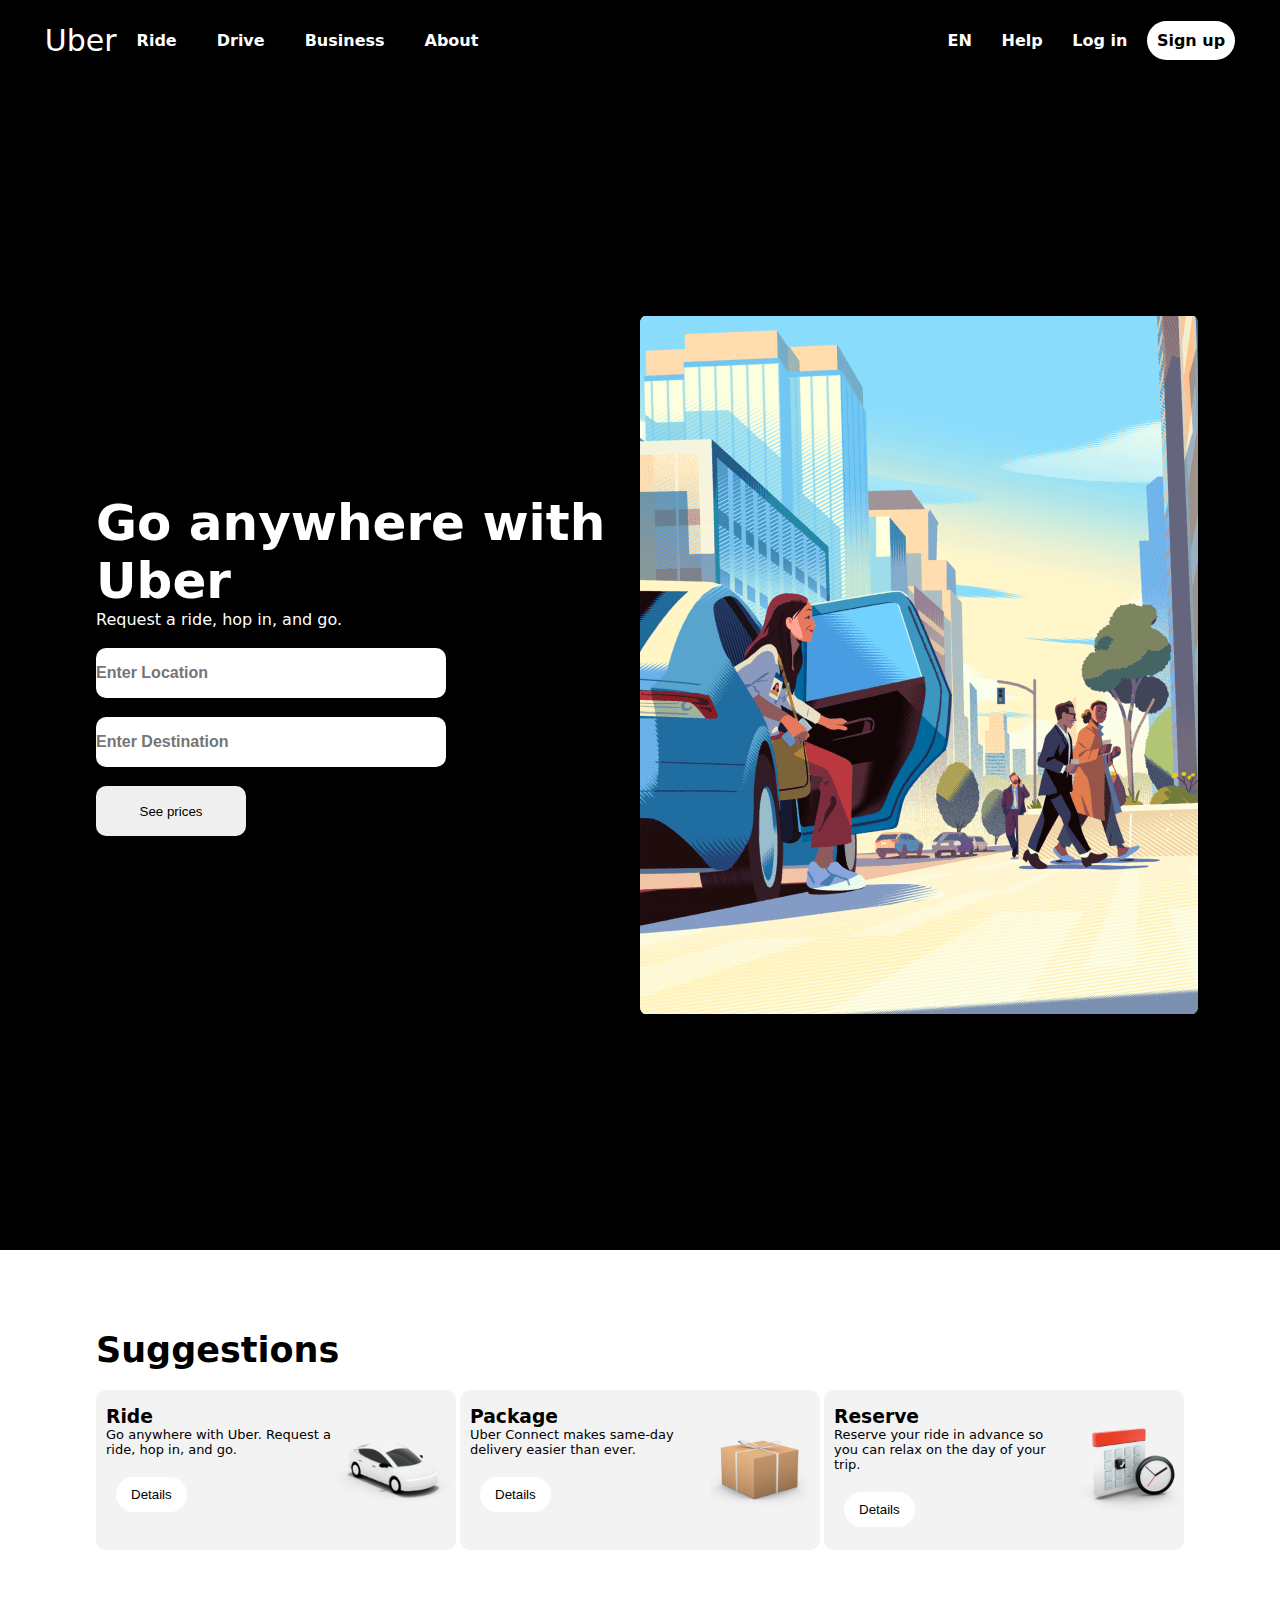
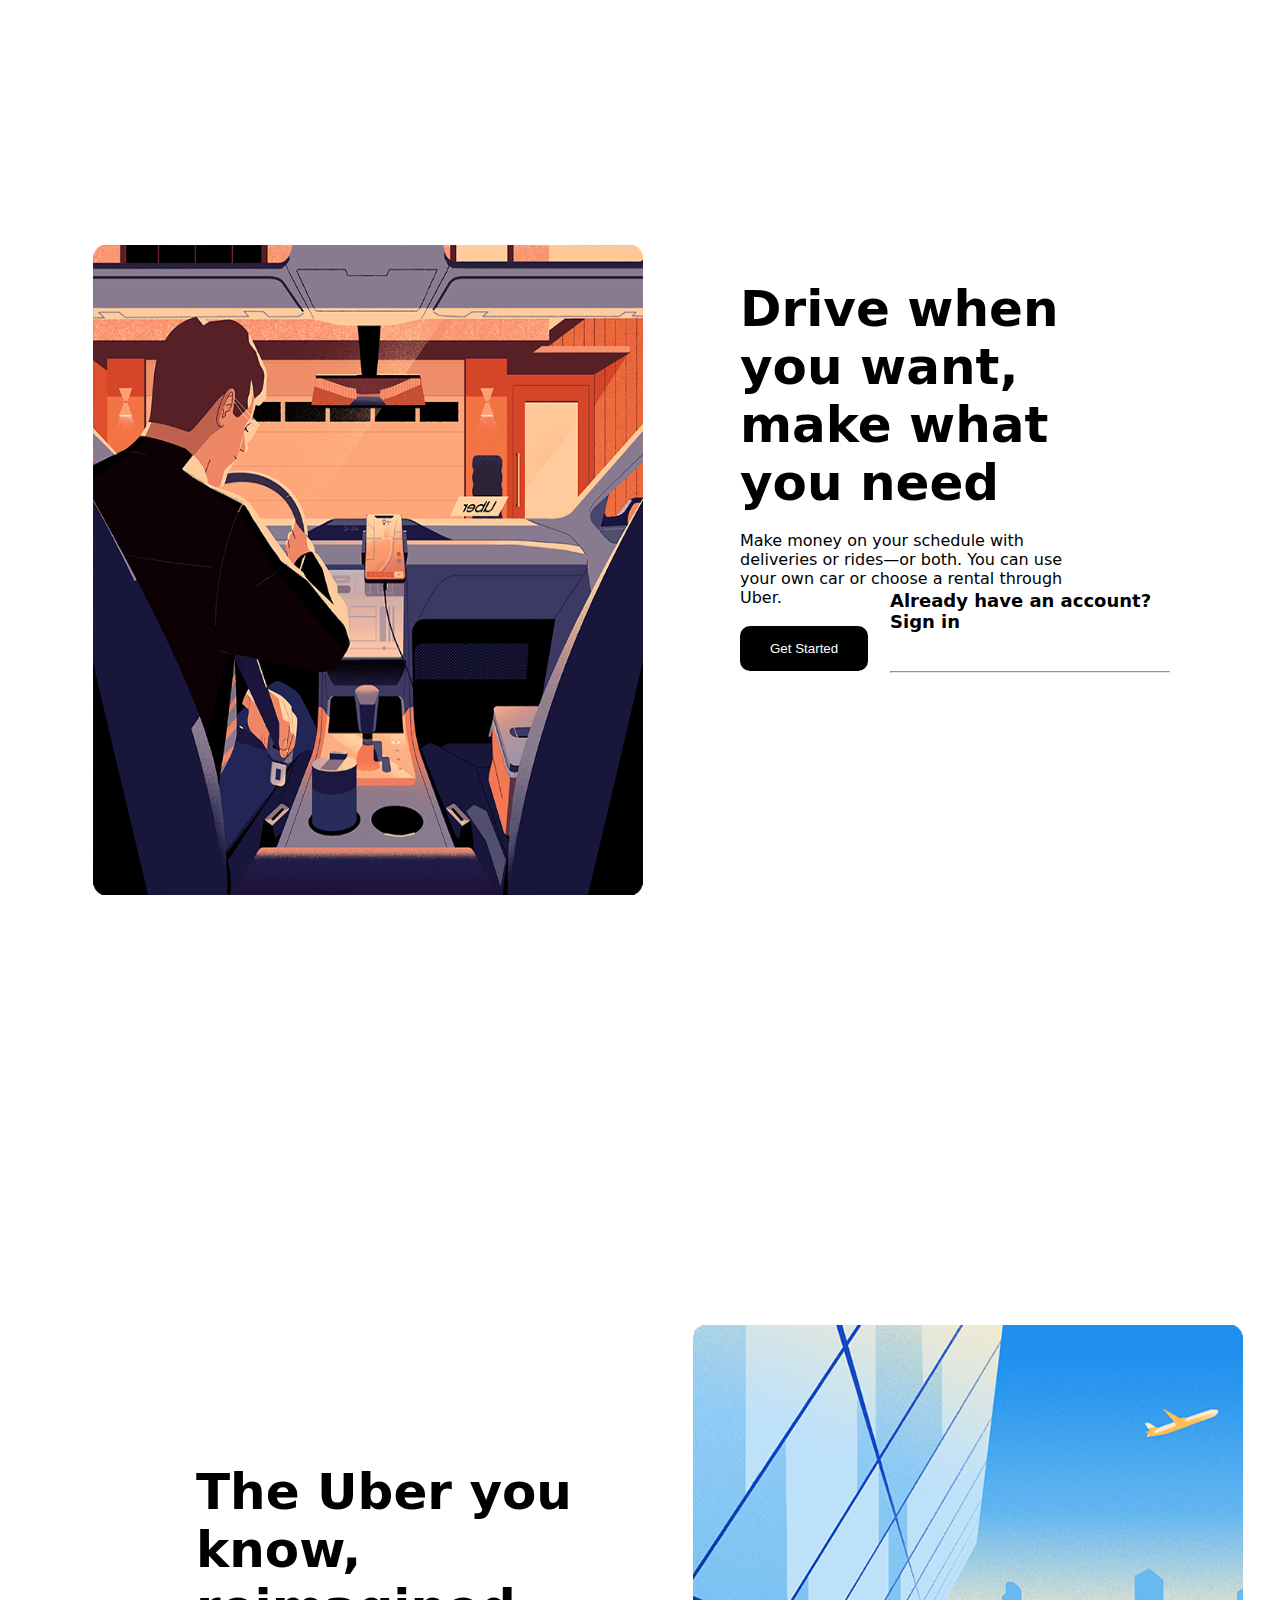
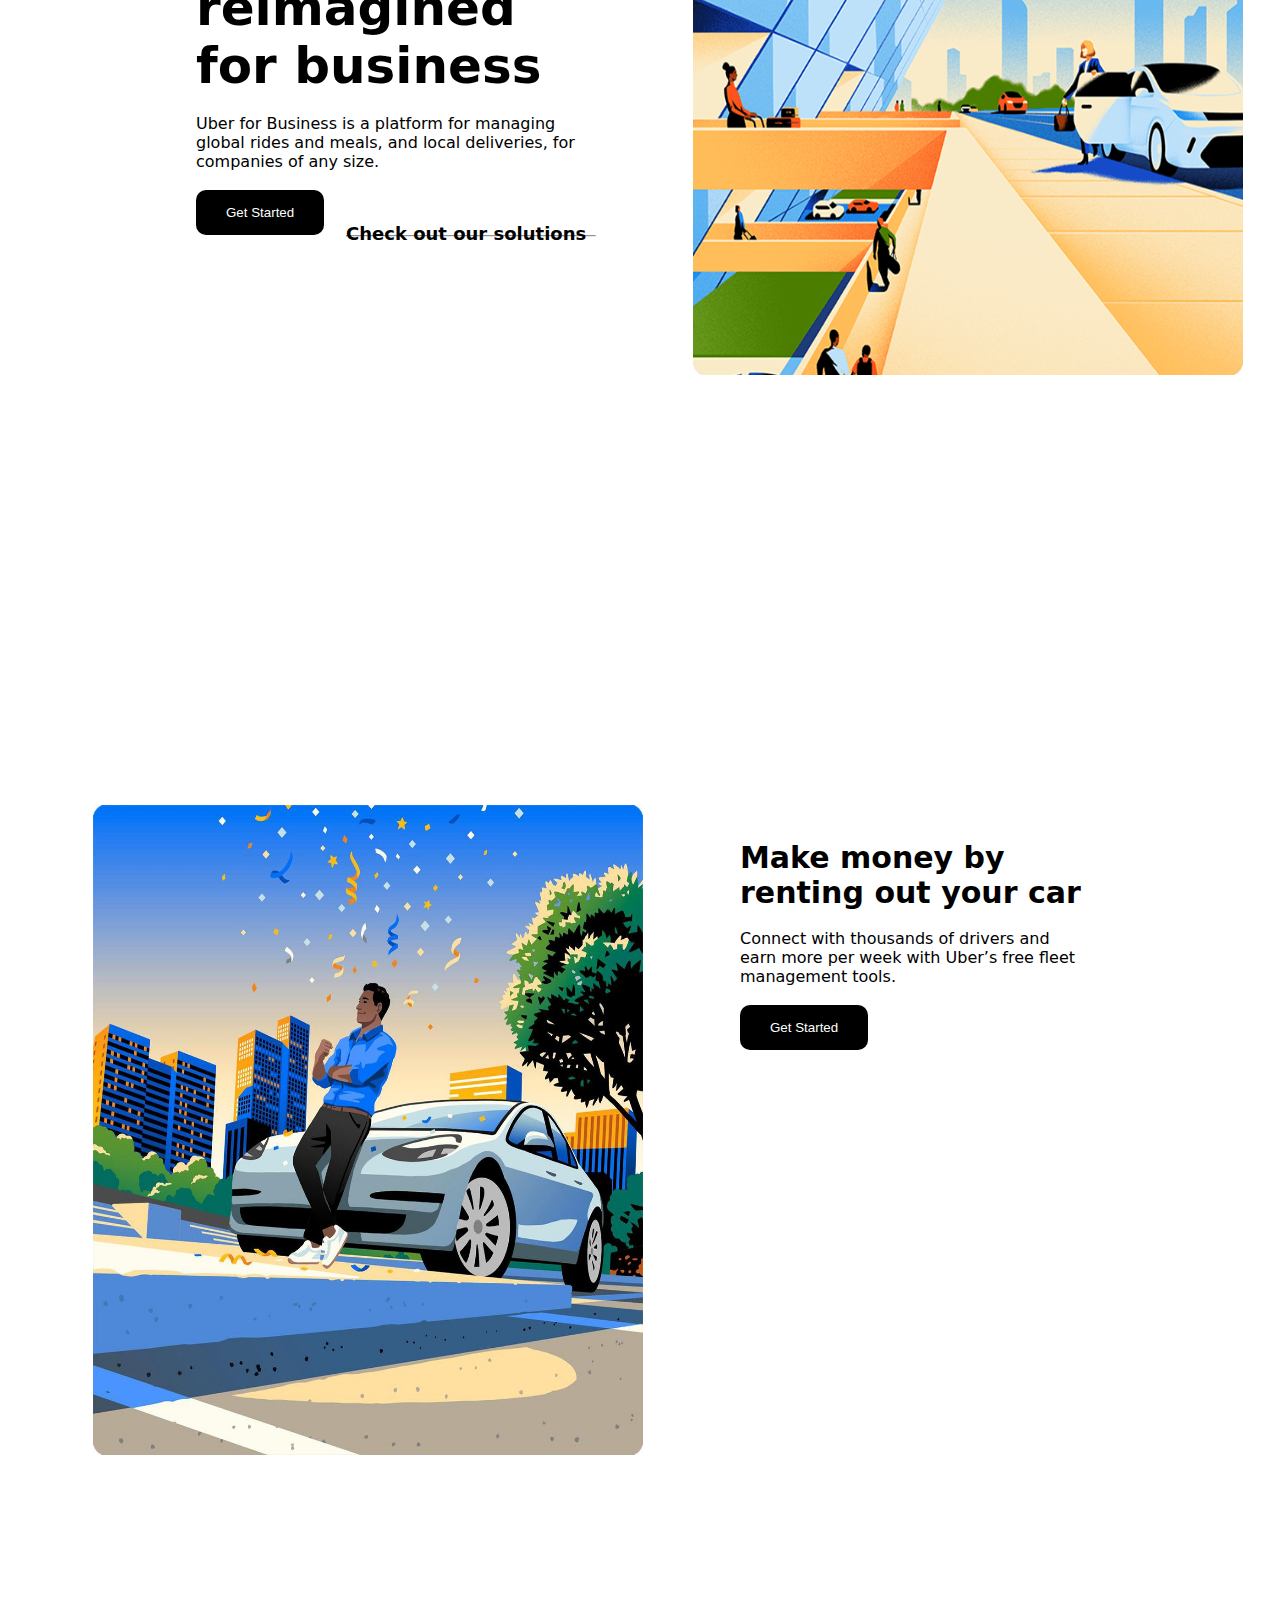
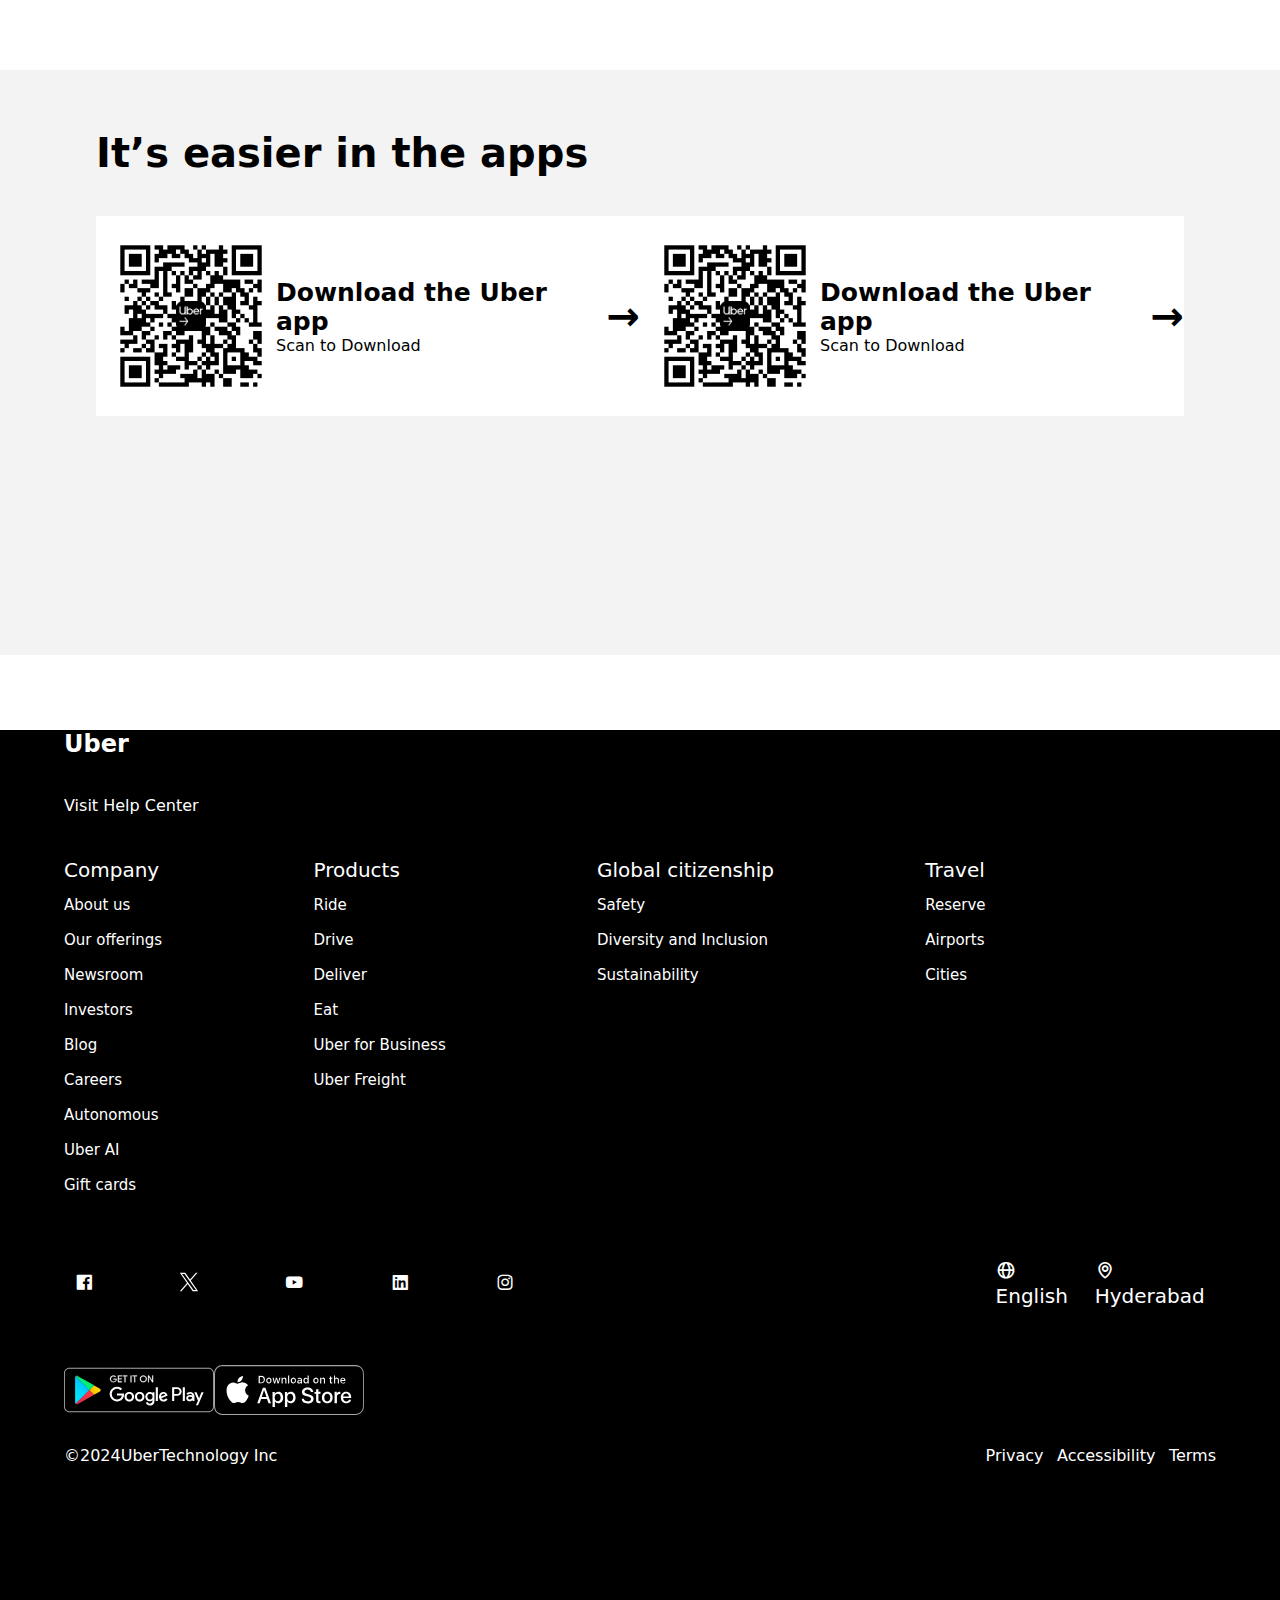
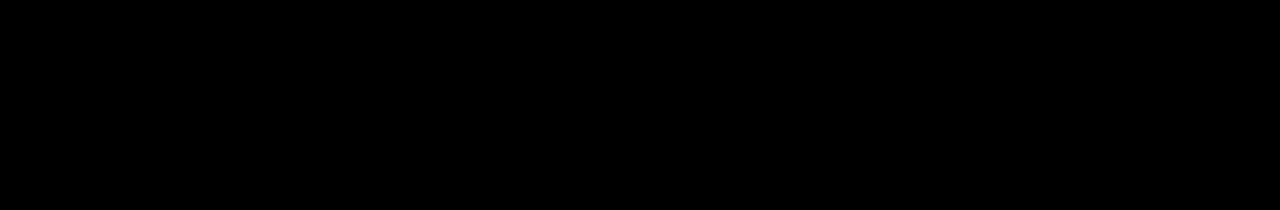
<file: uber/index.html>
<!DOCTYPE html>
<html lang="en">
<head>
    <meta charset="UTF-8">
    <meta name="viewport" content="width=device-width, initial-scale=1.0">
    <title>Document</title>
    <link rel="stylesheet" href="./nav.css">
    <link href='https://unpkg.com/boxicons@2.1.4/css/boxicons.min.css' rel='stylesheet'>
</head>
<body>
    <nav>
        <div id="sub-nav">
            <ul>
                <li><span>Uber</span></li>
                <li>Ride</li>
                <li>Drive</li>
                <li>Business</li>
                <li>About</li>
            </ul>
            <ol>
                <li>EN</li>
                <li>Help</li>
                <li>Log in</li>
                <li><span>Sign up</span></li>
            </ol>
        </div>
    </nav>
    <section>
       <div id="sub-sec">
            <div id="text">
                <h1>Go anywhere with <br> Uber</h1>
                <p>Request a ride, hop in, and go.</p><br>
                <input type="search" name="" id="" placeholder="Enter Location"><br>
                <input type="search" name="" id="" placeholder="Enter Destination"><br>
                <button>See prices</button>
            </div>
            <div id="pic">
                <img src="./images/Ride-with-Uber.png" alt="">
            </div>
       </div>
    </section>
    <aside>
        <div id="cards">
            <h1>Suggestions</h1>
            <div>
                <div class="card">
                    <div>
                        <h3>Ride</h3>
                        <p>Go anywhere with Uber. Request a ride, hop in, and go.</p>
                        <button>Details</button>
                    </div>
                    <span>
                        <img src="./images/ride.png" alt="">
                    </span>
                </div>
                <div class="card">
                    <div>
                        <h3>Package</h3>
                        <p>Uber Connect makes same-day delivery easier than ever.</p>
                        <button>Details</button>
                    </div>
                    <span>
                        <img src="./images/connect.png" alt="">
                    </span>
                </div>
                <div class="card">
                    <div>
                        <h3>Reserve</h3>
                        <p>Reserve your ride in advance so you can relax on the day of your trip.</p>
                        <button>Details</button>
                    </div>
                    <span>
                        <img src="./images/reserve_clock.png" alt="">
                    </span>
                </div>
            </div>
        </div>
        <div id="banner-1">
            <div>
             <img src="./images/earner-illustra (1).png" alt="">
            </div>
            <div>
                <h1>Drive when you want, make what you need</h1> <br>
                <p>Make money on your schedule with deliveries or rides—or both. You can use your own car or choose a rental through Uber.</p><br>
                <button>Get Started</button>
                <h5>Already have an account? Sign in</h5><hr>
            </div>
        </div>
        <div id="banner-2">
            <div>
                <h1>The Uber you know, reimagined for business</h1><br>
                <p>Uber for Business is a platform for managing global rides and meals, and local deliveries, for companies of any size.</p><br>
                <button>Get Started</button>
                <h5>Check out our solutions</h5><hr>
            </div>
            <div>
                <img src="./images/u4b-square (1).png" alt="">
            </div>
        </div>
        <div id="banner-3">
            <div>
             <img src="./images/fleet-management.jpg" alt="">
            </div>
            <div>
                <h1>Make money by renting out your car</h1> <br>
                <p>Connect with thousands of drivers and earn more per week with Uber’s free fleet management tools.</p><br>
                <button>Get Started</button>
            </div>
        </div>
        <div id="qr">
            <div id="sub-qr">
                <h1>It’s easier in the apps</h1>
                <div>
                    <div>
                        <img src="./images/QR_https___t.uber.com_download-driver-app.png" alt="">
                       <span>
                        <h1>Download the Uber app</h1>
                        <p>Scan to Download</p>
                       </span>
                       <h1>&rightarrow;</h1>
                    </div>
                    <div>
                       <img src="./images/QR_https___t.uber.com_download-driver-app.png" alt=""> 
                       <span>
                        <h1>Download the Uber app</h1>
                        <p>Scan to Download</p>
                       </span>
                       <h1>&rightarrow;</h1>
                    </div>
                </div>
            </div>
        </div>
    </aside>
    <footer>
        <div id="sub-footer">
            <h2>Uber</h2><br><br>
            <p>Visit Help Center</p><br><br>
            <div>
                <ol>
                    <li>Company</li>
                    <li>About us</li>
                    <li>Our offerings</li>
                    <li> Newsroom</li>
                    <li>Investors</li>
                    <li>Blog</li>
                    <li> Careers</li>
                    <li>Autonomous</li>
                    <li> Uber AI</li>
                    <li> Gift cards</li>
                </ol>
                <ol>
                    <li>Products</li>
                    <li> Ride</li>
                    <li> Drive</li>
                    <li>Deliver</li>
                    <li>Eat</li>
                    <li>Uber for Business</li>
                    <li>Uber Freight</li>
                </ol>
                <ol>
                    <li>Global citizenship</li>
                    <li>Safety</li>
                    <li>Diversity and Inclusion</li>
                    <li>Sustainability</li>
                </ol>
                <ol>
                    <li>Travel </li>
                    <li>Reserve</li>
                    <li>Airports</li>
                    <li>Cities</li>
                </ol>
            </div>
            <div>
                <ul>
                    <li><i class='bx bxl-facebook-square' style='color:#ffffff'  ></i></li>
                    <li><svg width="1em" height="1em" viewBox="0 0 24 24" fill="none"><title>twitter</title><path d="M14.094 10.317 22.28 1H20.34l-7.11 8.088L7.557 1H1.01l8.583 12.231L1.01 23H2.95l7.503-8.543L16.446 23h6.546M3.649 2.432h2.978L20.34 21.639h-2.98" fill="currentColor"></path></svg></li>
                    <li><i class='bx bxl-youtube'></i></li>
                    <li><i class='bx bxl-linkedin-square'></i></li>
                    <li><i class='bx bxl-instagram' style='color:#ffffff' ></i></li>
                </ul>
                <ul>
                    <li><i class='bx bx-globe'></i>English</li>
                    <li><i class='bx bx-map'></i>Hyderabad</li>
                </ul>
            </div>
           <figure>
                <img src="./images/app-store-google-4d63c31a3e.svg" alt="">
                <img src="./images/app-store-apple-f1f919205b.svg" alt="">
           </figure>
           <article>
                <p>&copy;2024UberTechnology Inc</p>
                <ol>
                    <li>Privacy</li>
                    <li>Accessibility</li>
                    <li> Terms</li>
                </ol>
           </article>
        </div>
    </footer>
</body>
</html>
</file>
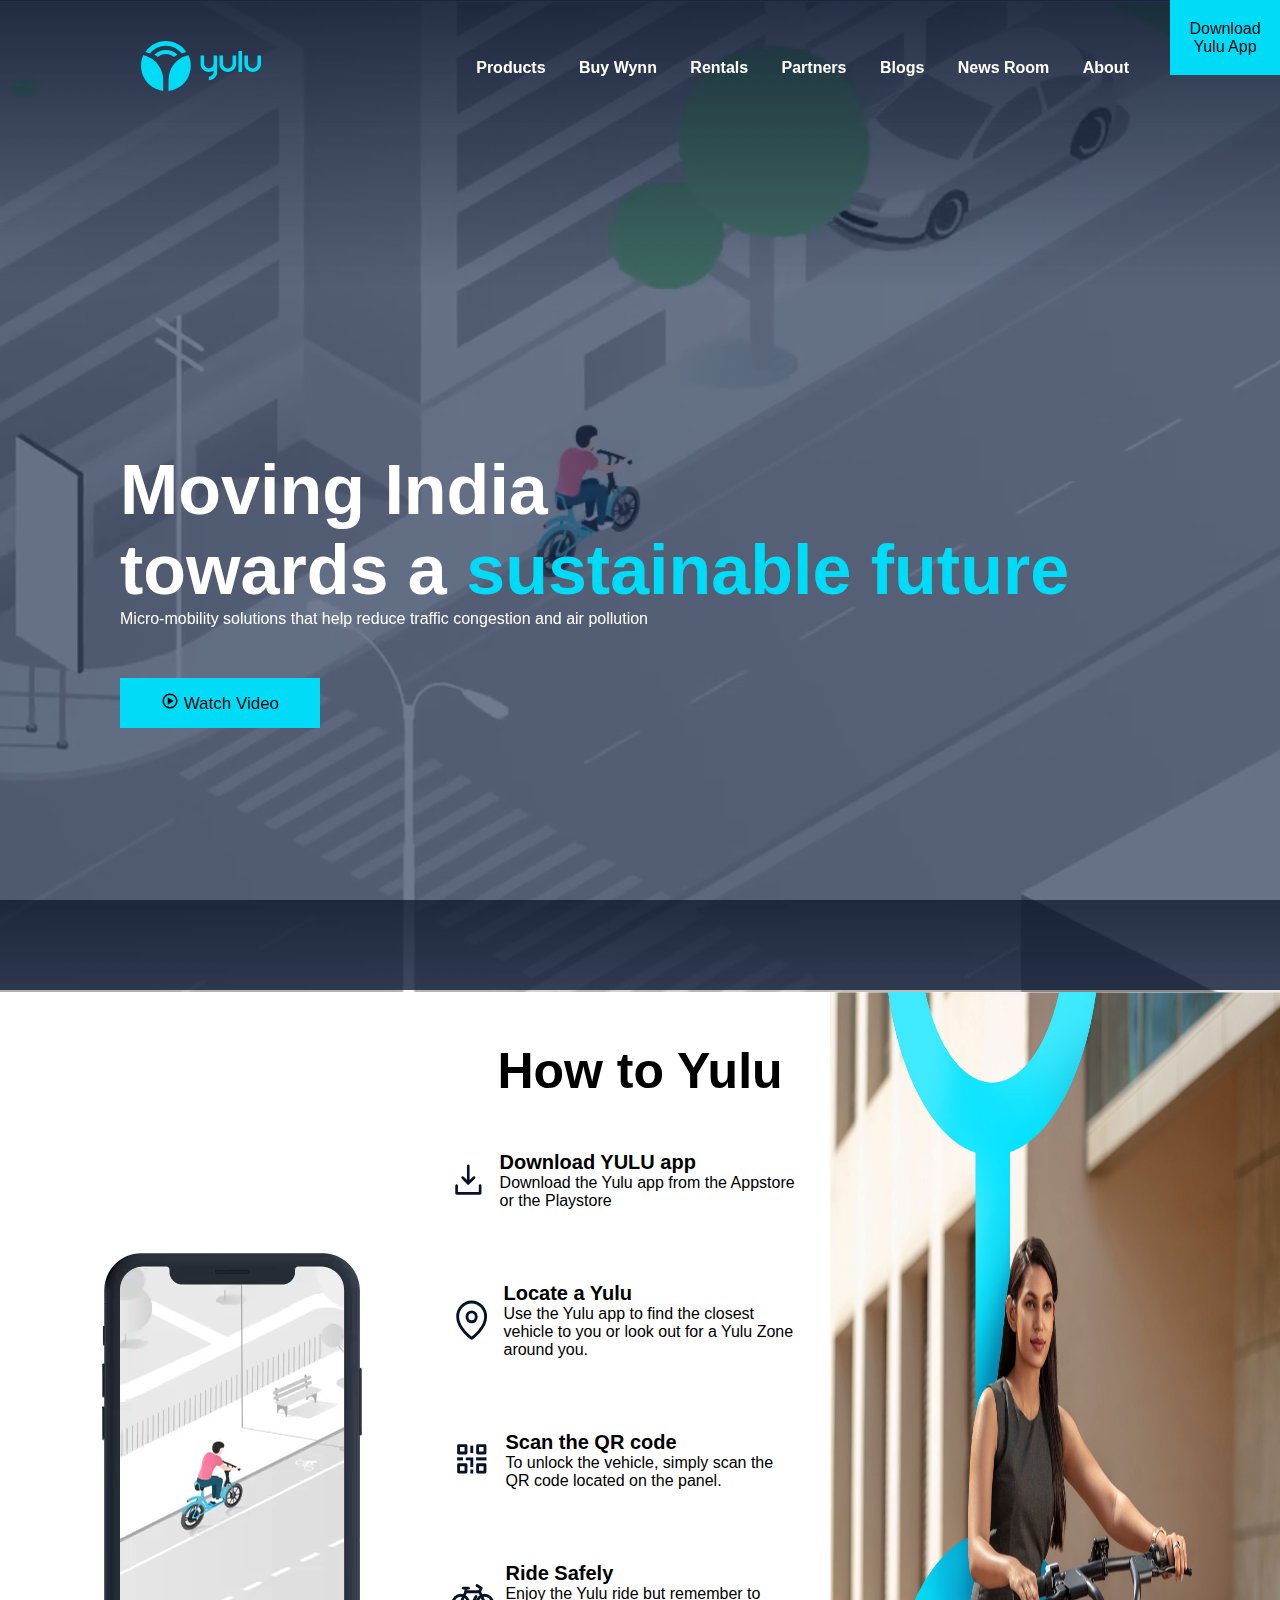
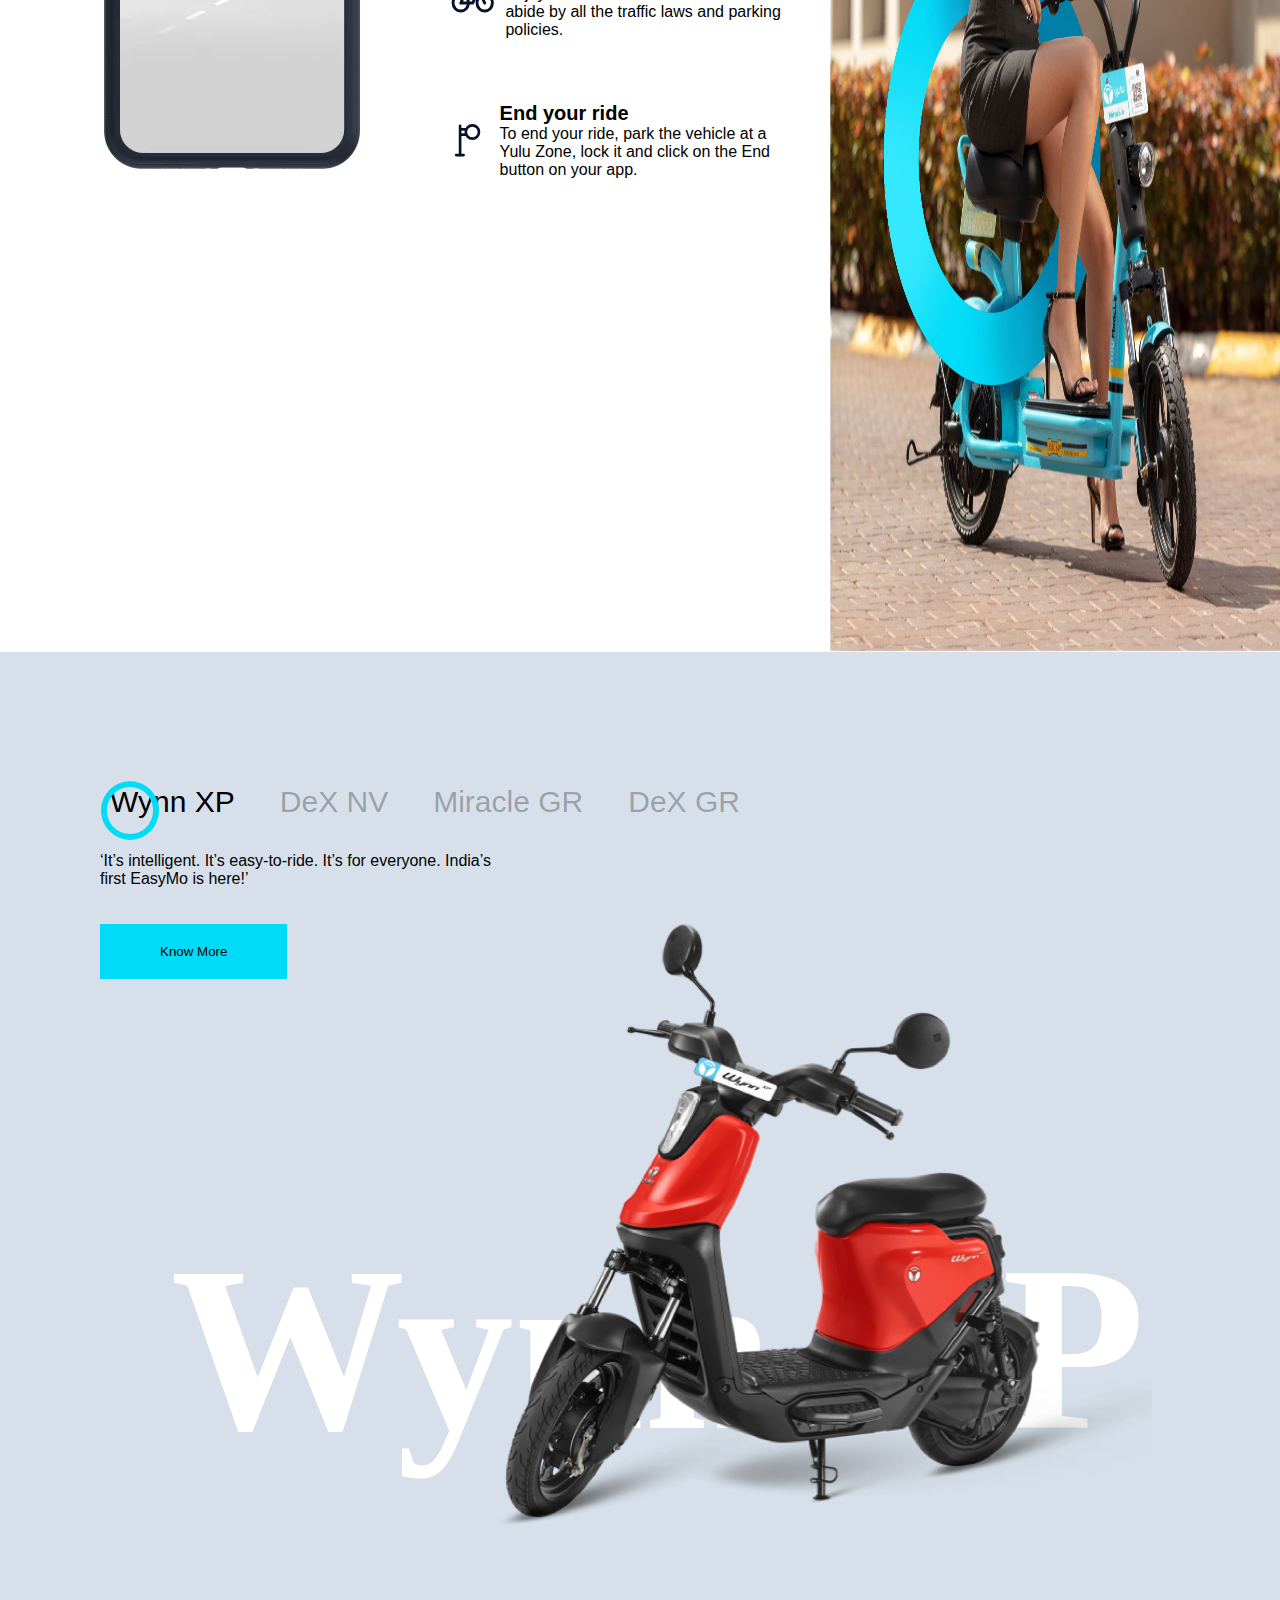
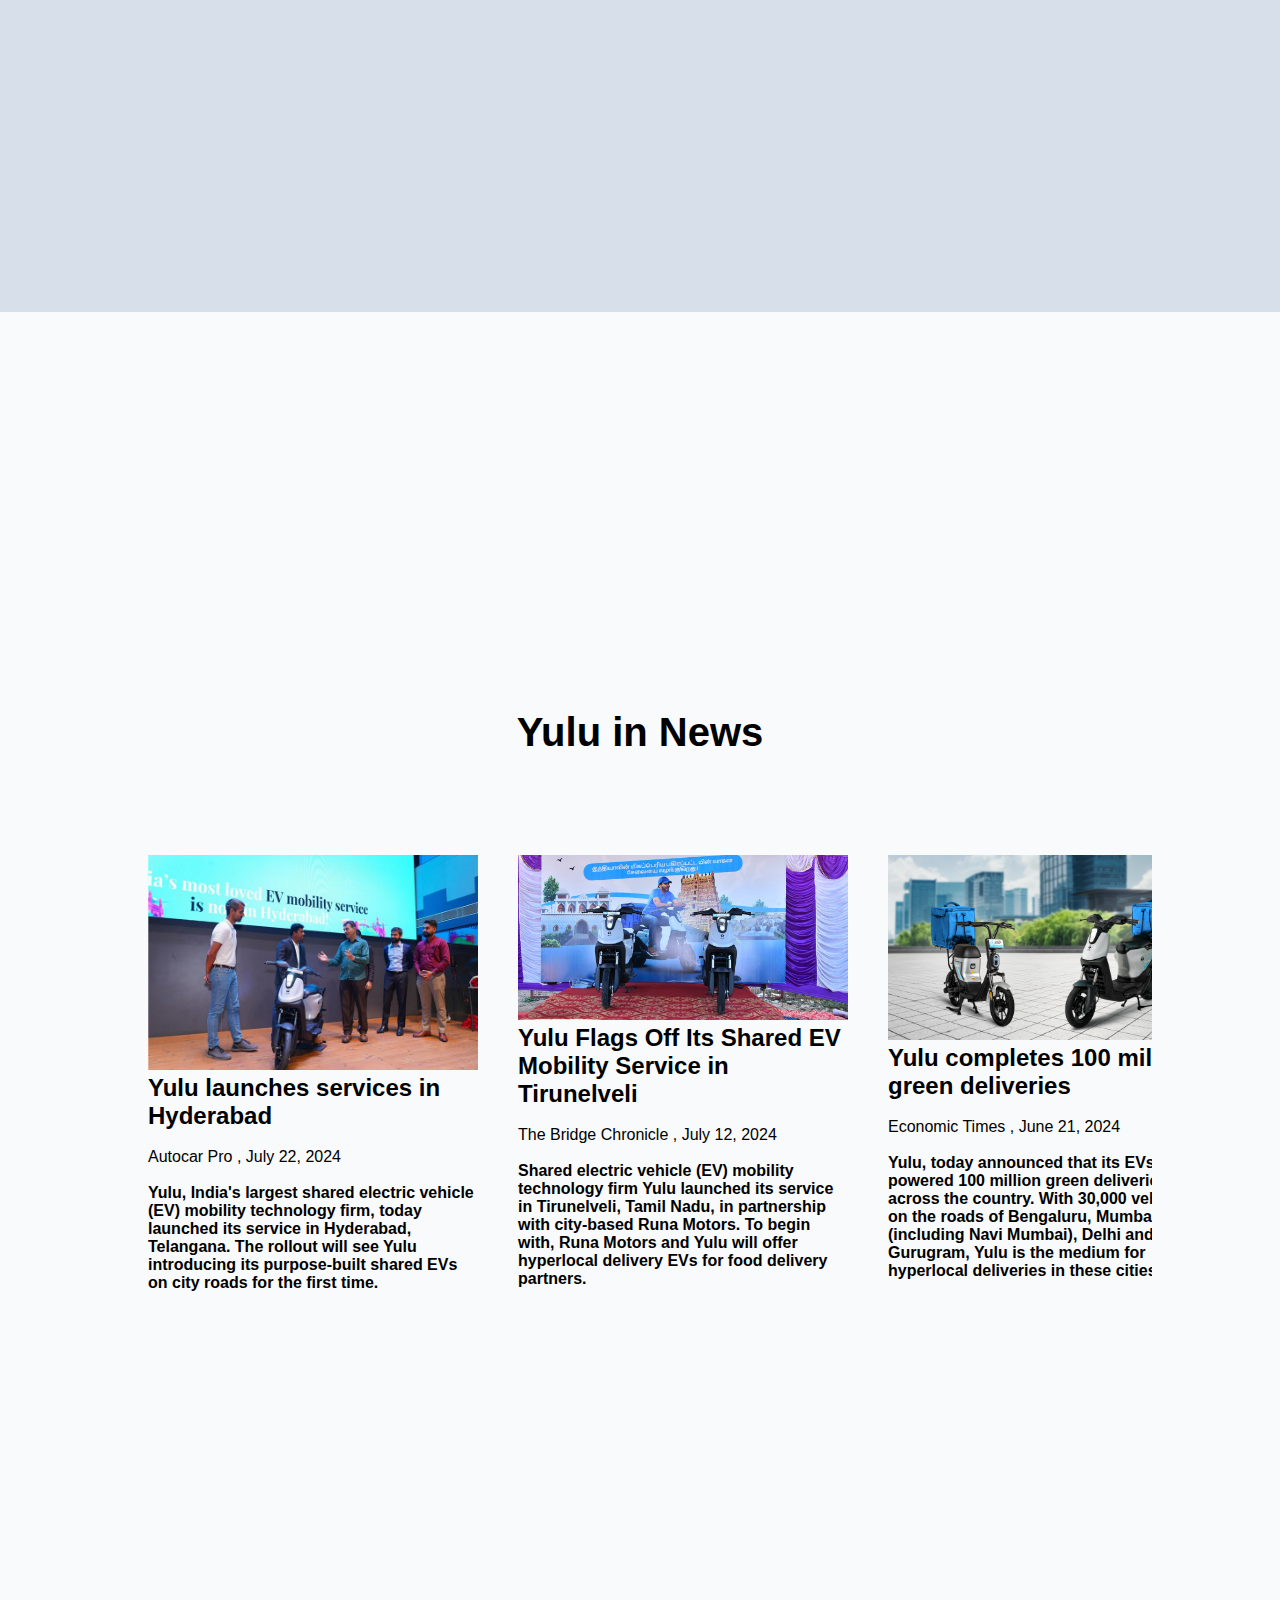
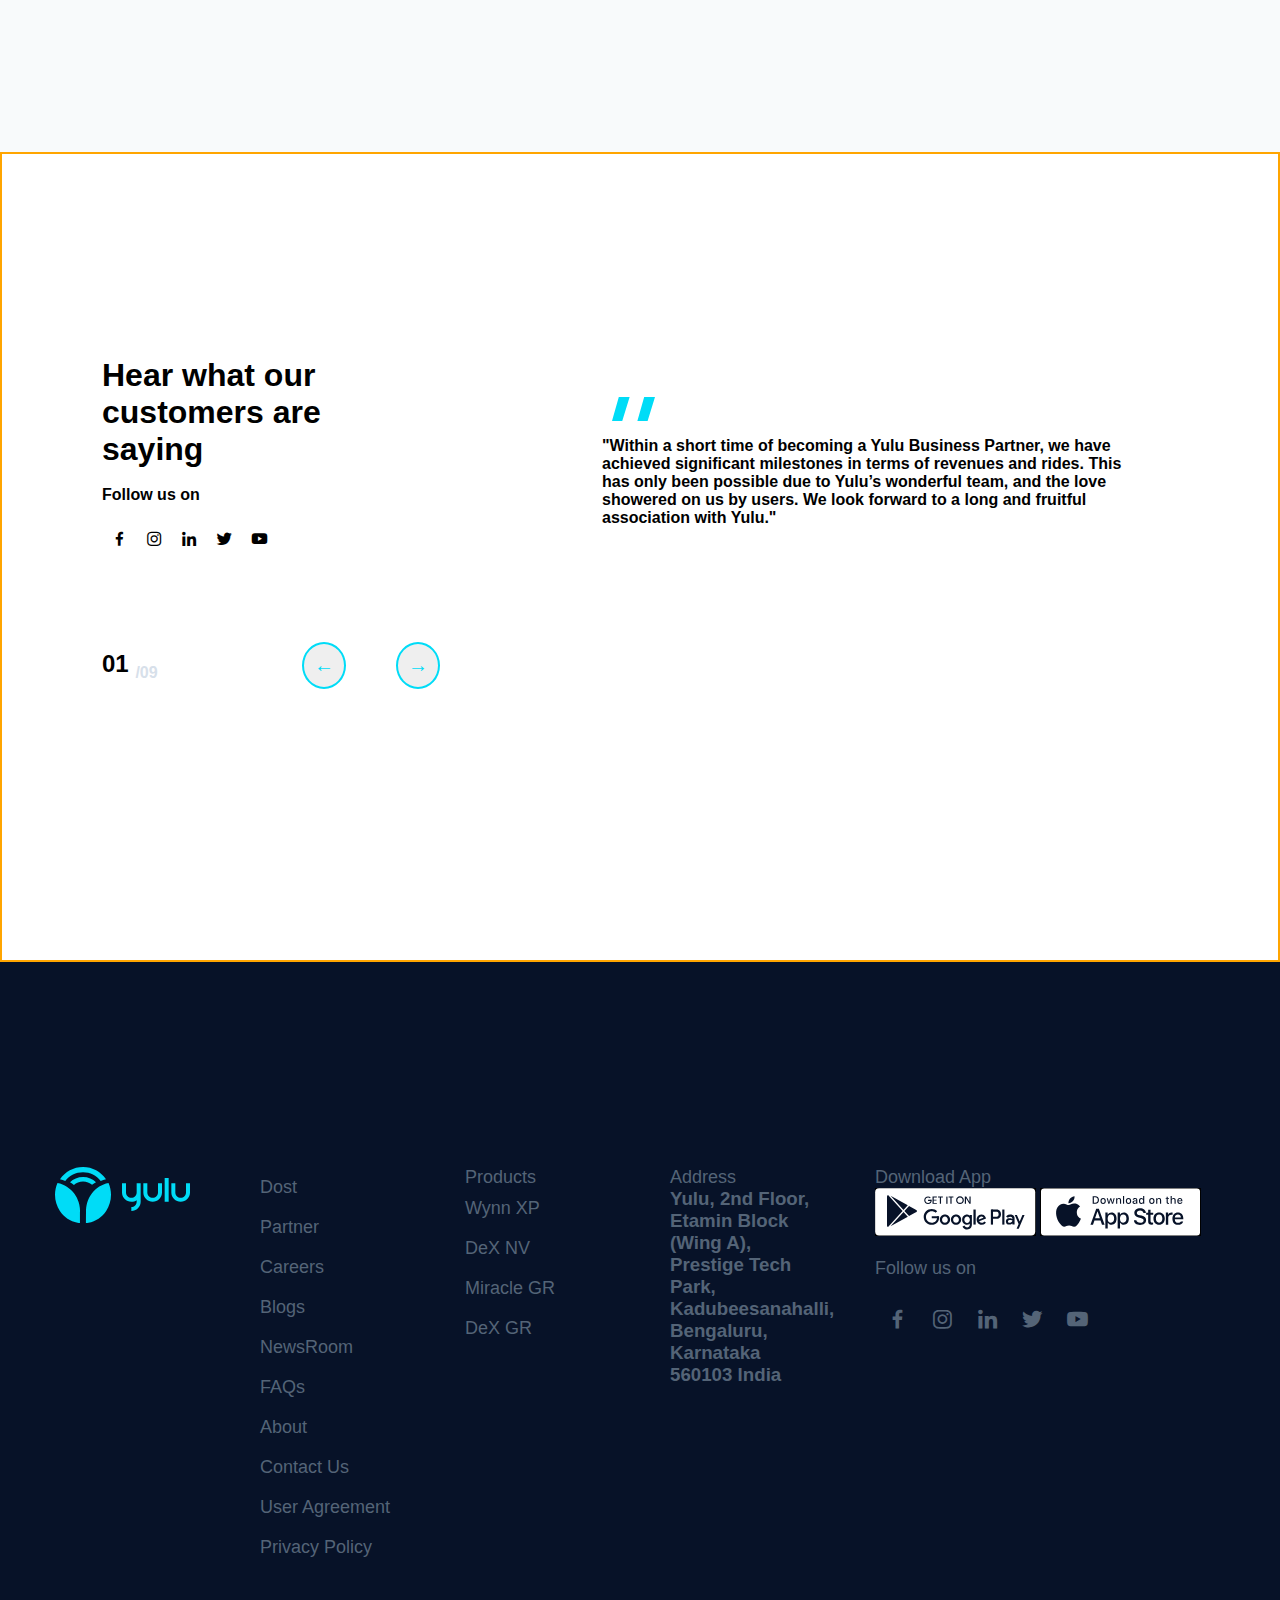
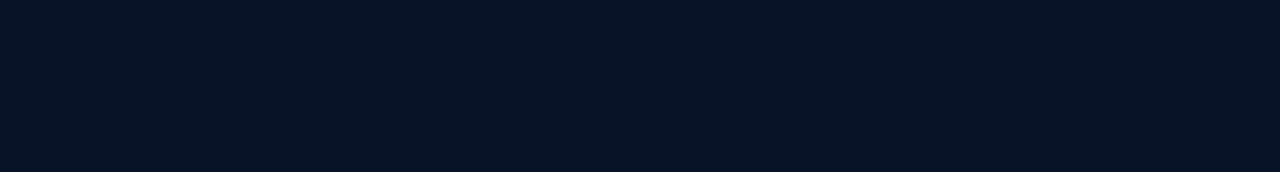
<file: yulu_bike/index.html>
<!DOCTYPE html>
<html lang="en">
<head>
    <meta charset="UTF-8">
    <meta name="viewport" content="width=device-width, initial-scale=1.0">
    <title>Document</title>
    <link rel="stylesheet" href="./nav.css">
    <link href='https://unpkg.com/boxicons@2.1.4/css/boxicons.min.css' rel='stylesheet'>
   </head>
<body>
  <nav>
    <div id="sub-nav">
        <span>
          <img src="./images/Yulu_Logo_903d3c4e9b.svg" alt="">
        </span>
        <ul>
          <li>Products</li>
          <li> Buy Wynn</li>
          <li> Rentals</li>
          <li>Partners</li>
          <li> Blogs</li>
          <li>News Room</li>
          <li> About</li>
        </ul>
    </div>
    <button>Download <br>Yulu App</button>
  </nav> <hr>
   <main>
        <video autoplay loop muted>
            <source src="./images/banner_mini_4a97cece46.mp4">
        </video>
   </main>
   <section>
      <article>
        <h1>Moving India <br>
          towards a <span>sustainable future</span></h1>
        <p>Micro-mobility solutions that help reduce traffic congestion and air pollution</p>
        <button><i class='bx bx-play-circle'></i> Watch Video</button>
      </article>
   </section>
   <aside>
      <h1>How to Yulu</h1>
      <div id="container">
        <video autoplay muted loop>
          <source src="./images/phone.mp4">
        </video>
        <div>
          <div>
            <img src="./images/download_4745d1fcf7.svg" alt="">
            <span>
              <h1>Download YULU app</h1>
              <p>Download the Yulu app from the Appstore or the Playstore</p>  
            </span>
           </div>
          <div>
            <img src="./images/locate_1d326794a0.svg" alt="">
            <span>
              <h1>Locate a Yulu</h1>
              <p>Use the Yulu app to find the closest vehicle to you or look out for a Yulu Zone around you.</p>  
            </span>
          </div>
          <div>
            <img src="./images/scan_7f24281c07.svg" alt="">
            <span>
              <h1>Scan the QR code</h1>
              <p>To unlock the vehicle, simply scan the QR code located on the panel.</p>  
            </span>
          </div>
          <div>
            <img src="./images/ride_79508789d0.svg" alt="">
            <span>
              <h1>Ride Safely</h1>
              <p>Enjoy the Yulu ride but remember to abide by all the traffic laws and parking policies.</p>
            </span>
          </div>
          <div>
            <img src="./images/end_21a23f1607.svg" alt="">
            <span>
              <h1>End your ride</h1>
              <p>To end your ride, park the vehicle at a Yulu Zone, lock it and click on the End button on your app.</p>  
            </span>
           </div>
        </div>
      </div>
      <figure>
        <img src="./images/Home_image_edit2_f070768f43.jpg" alt="">
      </figure>
   </aside>
   <div id="mini-nav">
      <ul>
        <li><i class='bx bx-circle' style='color:#00dcf7'  ></i>Wynn XP</li>
        <li>DeX NV</li>
        <li>Miracle GR</li>
        <li>DeX GR</li>
      </ul>
      <p>‘It’s intelligent. It’s easy-to-ride. It’s for everyone. India’s <br> first EasyMo is here!’</p>
      <br><br>
      <button>Know More</button>
      <svg viewBox="0 0 71 35" style="width: 100%; height: 100%;"><text x="50%" y="25%" alignment-baseline="middle" text-anchor="middle" fill="#ffffff" style="font-family: 'CircularStd', san-serif; color: white; font-weight: 600; font-size: 13px;">Wynn XP</text></svg>
      <img src="./images/bike.png" alt="">
   </div>
   <div id="news">
      <h1>Yulu in News</h1>
      <div class="news-cards">
          <div class="card1">
            <img src="./images/card1.jpg" alt="">
            <h2>Yulu launches services in Hyderabad </h2><br>
            <p>Autocar Pro , July 22, 2024</p><br>
            <h4>Yulu, India's largest shared electric vehicle (EV) mobility technology firm, today launched its service in Hyderabad, Telangana. The rollout will see Yulu introducing its purpose-built shared EVs on city roads for the first time.</h4>
          </div>
          <div class="card2">
            <img src="./images/card2.jpeg" alt="">
            <h2>Yulu Flags Off Its Shared EV Mobility Service in Tirunelveli</h2><br>
            <p>The Bridge Chronicle , July 12, 2024</p><br>
            <h4>Shared electric vehicle (EV) mobility technology firm Yulu launched its service in Tirunelveli, Tamil Nadu, in partnership with city-based Runa Motors. To begin with, Runa Motors and Yulu will offer hyperlocal delivery EVs for food delivery partners.</h4>
          </div>
          <div class="card3">
            <img src="./images/card2.png" alt="">
            <h2>Yulu completes 100 million green deliveries</h2><br>
            <p>Economic Times , June 21, 2024</p><br>
            <h4>Yulu, today announced that its EVs have powered 100 million green deliveries across the country. With 30,000 vehicles on the roads of Bengaluru, Mumbai (including Navi Mumbai), Delhi and Gurugram, Yulu is the medium for hyperlocal deliveries in these cities today.</h4>
          </div>
          <div class="card4">
            <img src="./images/card4.jpeg" alt="">
            <h2>Shared EV-mobility platform Yulu’s ride data can help authorities identify infrastructure flaws</h2><br>
            <p>The Hindu BusinessLine , June 4, 2024</p><br>
            <h4>The electric bike-sharing platform captures data as specific as congestion patterns on a given road and responsible factors like peak traffic timings, bad road conditions, weather conditions, and more. </h4>
          </div>
          <div class="card5">
            <img src="./images/card5.jpeg" alt="">
            <h2>Yulu partners Zeco Mobility for expanding operations in Kochi</h2><br>
            <p>Financial Express , April 15, 2024</p><br>
            <h4>Following the launch, Zeco Mobility, which is led by city-based clean energy and mobility entrepreneur R Shyam Shankar, will independently operate Yulu’s popular electric vehicle (EV) service across Kochi, with infrastructural and technological support from Yulu.</h4>
          </div>
          <div class="card6">
            <img src="./images/card6.jpg" alt="">
            <h2>Yulu partners with Yuva Mobility to launch its e2W service in Indore</h2><br>
            <p>Business Standard , April 3, 2024</p><br>
            <h4>Yulu, a shared electric two-wheeler mobility provider, has launched its services in Indore, Madhya Pradesh. Yulu has partnered with a local firm, Yuva Mobility, to operate its electric vehicles (EVs) in the city. This marks the first time Yulu has partnered with a local company to operate its EVs.</h4>
          </div>
          <div class="card7">
            <img src="./images/card7.jpeg" alt="">
            <h2>Bajaj Auto, Magna infuse Rs 160 crore in Yulu</h2><br>
            <p>Financial Express , February 23, 2024</p><br>
            <h4>Yulu, one of India’s largest shared electric two-wheeler mobility company has announced successful equity infusion of $19.25 million (around Rs 160 crore) in its business. Yulu says over the last year it has seen 5X jump in revenue. Furthermore it is on track to raise Series C round of funds soon.</h4>
          </div>
          <div class="card8">
            <img src="./images/card8.jpg" alt="">
            <h2>Eight shared e-mobility trends to watch out for in 2024</h2><br>
            <p>Autocar Pro , December 28, 2023</p><br>
            <h4>Shared two-wheeler EVs are to ICE bikes what smartphones are to landline phones: a sensible, versatile, and technologically powerful upgrade. These vehicles are environmentally cleaner than their ICE counterparts, not to forget significantly more affordable, writes Amit Gupta, Co-founder and CEO, Yulu.</h4>
          </div>
          <div class="card9">
            <img src="./images/card9.jpg" alt="">
            <h2>How shared EV services enables the success of public transport systems</h2><br>
            <p>Economic Times , December 12, 2023</p><br>
            <h4>India’s cities can facilitate sustainable, smart and shared solutions for first and last-mile connectivity. If implemented well, these shared services like electric two-wheelers, bike taxis, and autos can bring users back to public transport and enable cities to realistically achieve their decarbonisation targets.</h4>
          </div>
          <div class="card10">
            <img src="./images/card10.png" alt="">
            <h2>Yulu: EV mobility solutions for a supercharged future</h2><br>
            <p>YourStory Media , November 22, 2023</p><br>
            <h4>In this episode of YourStory Mavericks, Yulu founders share their journey of how the startup is working towards its mission to make commuting clean, inclusive and sustainable, driven by the three guiding principles of accessibility, availability and affordability.</h4>
          </div>
      </div>
   </div>
   <div id="pre-footer">
      <div>
        <h1>Hear what our customers are saying</h1><br>
        <p>Follow us on</p><br>
        <h3><i class='bx bxl-facebook'></i><i class='bx bxl-instagram'></i><i class='bx bxl-linkedin'></i><i class='bx bxl-twitter'></i><i class='bx bxl-youtube'></i></h3>
        <br>
        <aside>
          <h2>01 <sub>/09</sub></h2>
          <span><button>&larr;</button> <button>&rarr;</button></span>
        </aside>
      </div>
      <div>
        <img src="./images/coma-img.svg" alt="">
        <h4>"Within a short time of becoming a Yulu Business Partner, we have achieved significant milestones in terms of revenues and rides. This has only been possible due to Yulu’s wonderful team, and the love showered on us by users. We look forward to a long and fruitful association with Yulu."</h4>
      </div>
   </div>
   <footer>
    <div>
      <img src="./images/Yulu_Logo_903d3c4e9b.svg" alt="">
    </div>
    <div>
      <ul>
        <li>Dost</li>
        <li>Partner</li>
        <li>Careers</li>
        <li>Blogs</li>
        <li>NewsRoom</li>
        <li> FAQs</li>
        <li> About</li>
        <li>Contact Us</li>
        <li>User Agreement</li>
        <li>Privacy Policy</li>
      </ul>
    </div>
    <div>
      <p>Products</p>
      <ul>
        <li>Wynn XP</li>
        <li>DeX NV</li>
        <li>Miracle GR</li>
        <li>DeX GR</li>
      </ul>
    </div>
    <div>
      <p>Address</p>
      <h3>Yulu, 2nd Floor, Etamin Block (Wing A), Prestige Tech Park, Kadubeesanahalli, Bengaluru, Karnataka 560103 India</h3>
    </div>
    <div class="playstore">
      <p>Download App</p>
     <img src="./images/playstore.svg" alt="">
     <img src="./images/Ios.svg" alt="">
     <br><br>
     <p>Follow us on</p><br>
     <h3><i class='bx bxl-facebook'></i><i class='bx bxl-instagram'></i><i class='bx bxl-linkedin'></i><i class='bx bxl-twitter'></i><i class='bx bxl-youtube'></i></h3>
    </div>
   </footer>
</body>
</html>
</file>
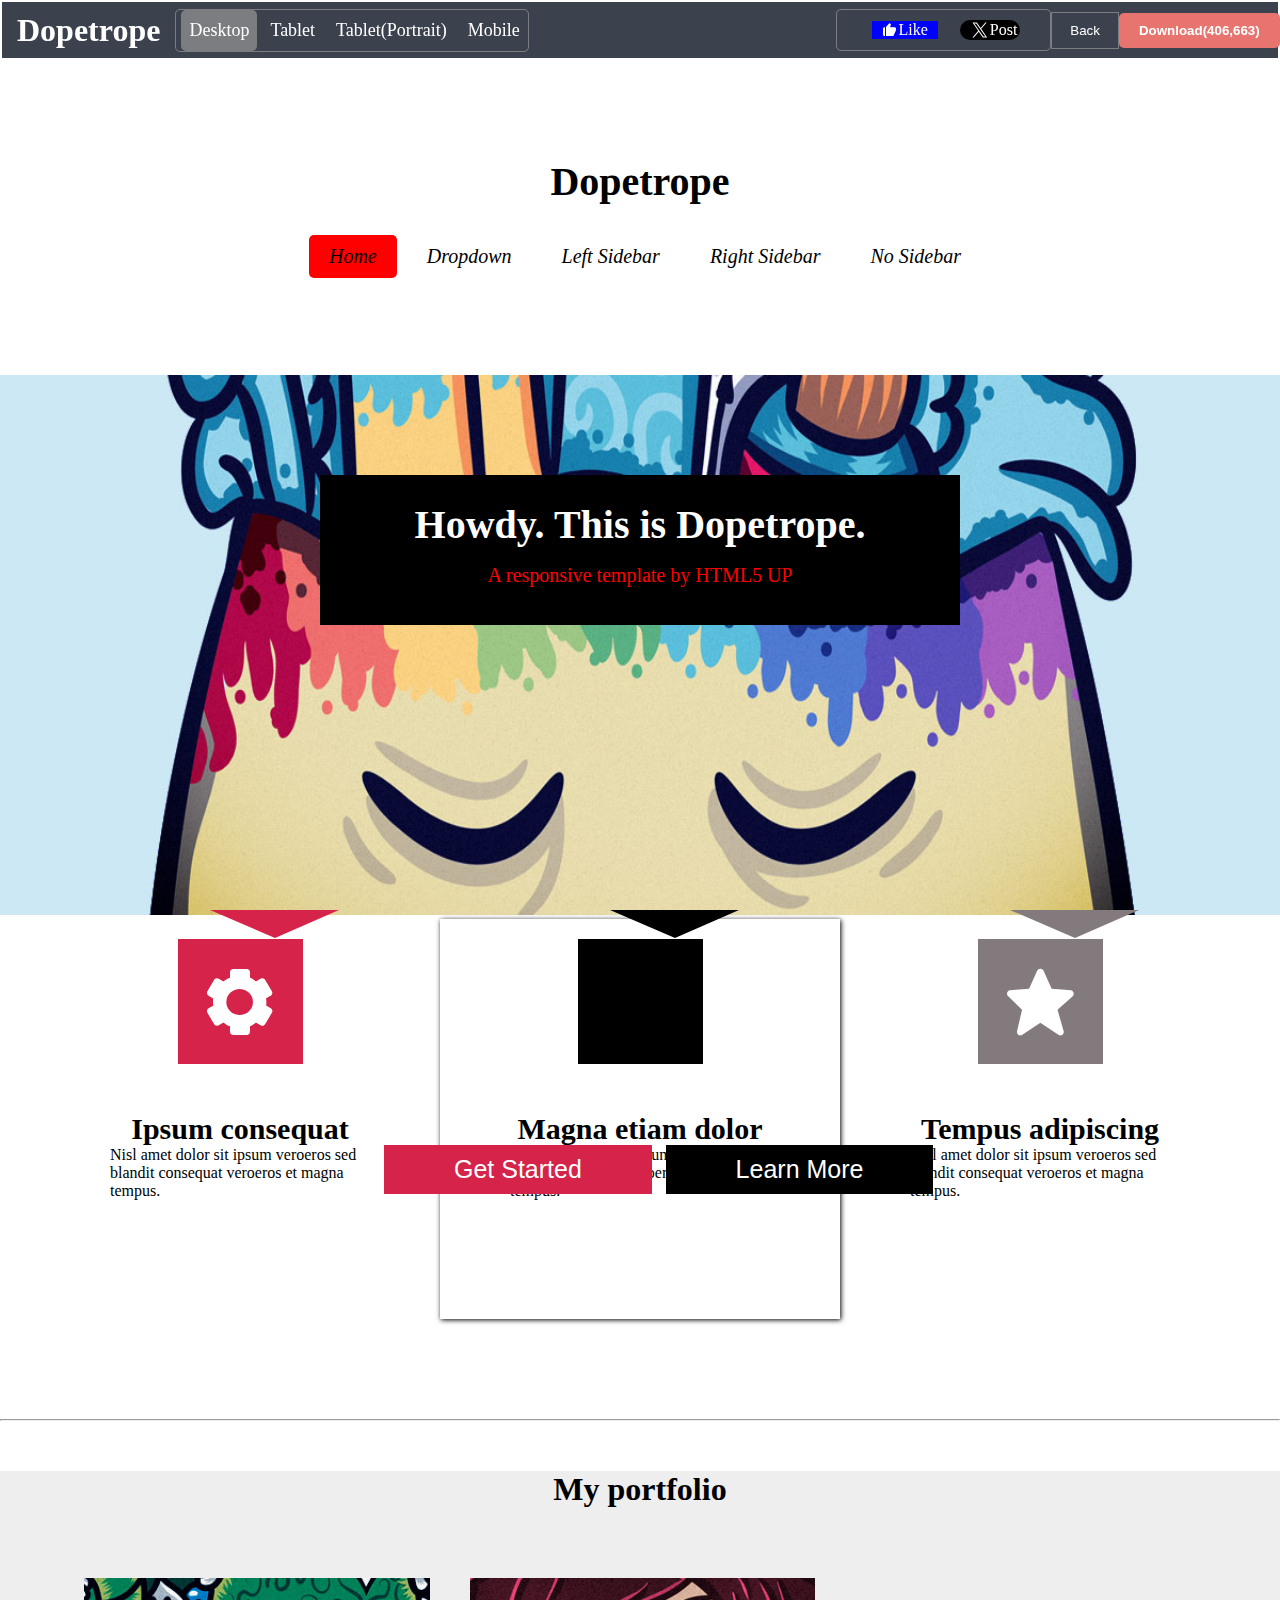
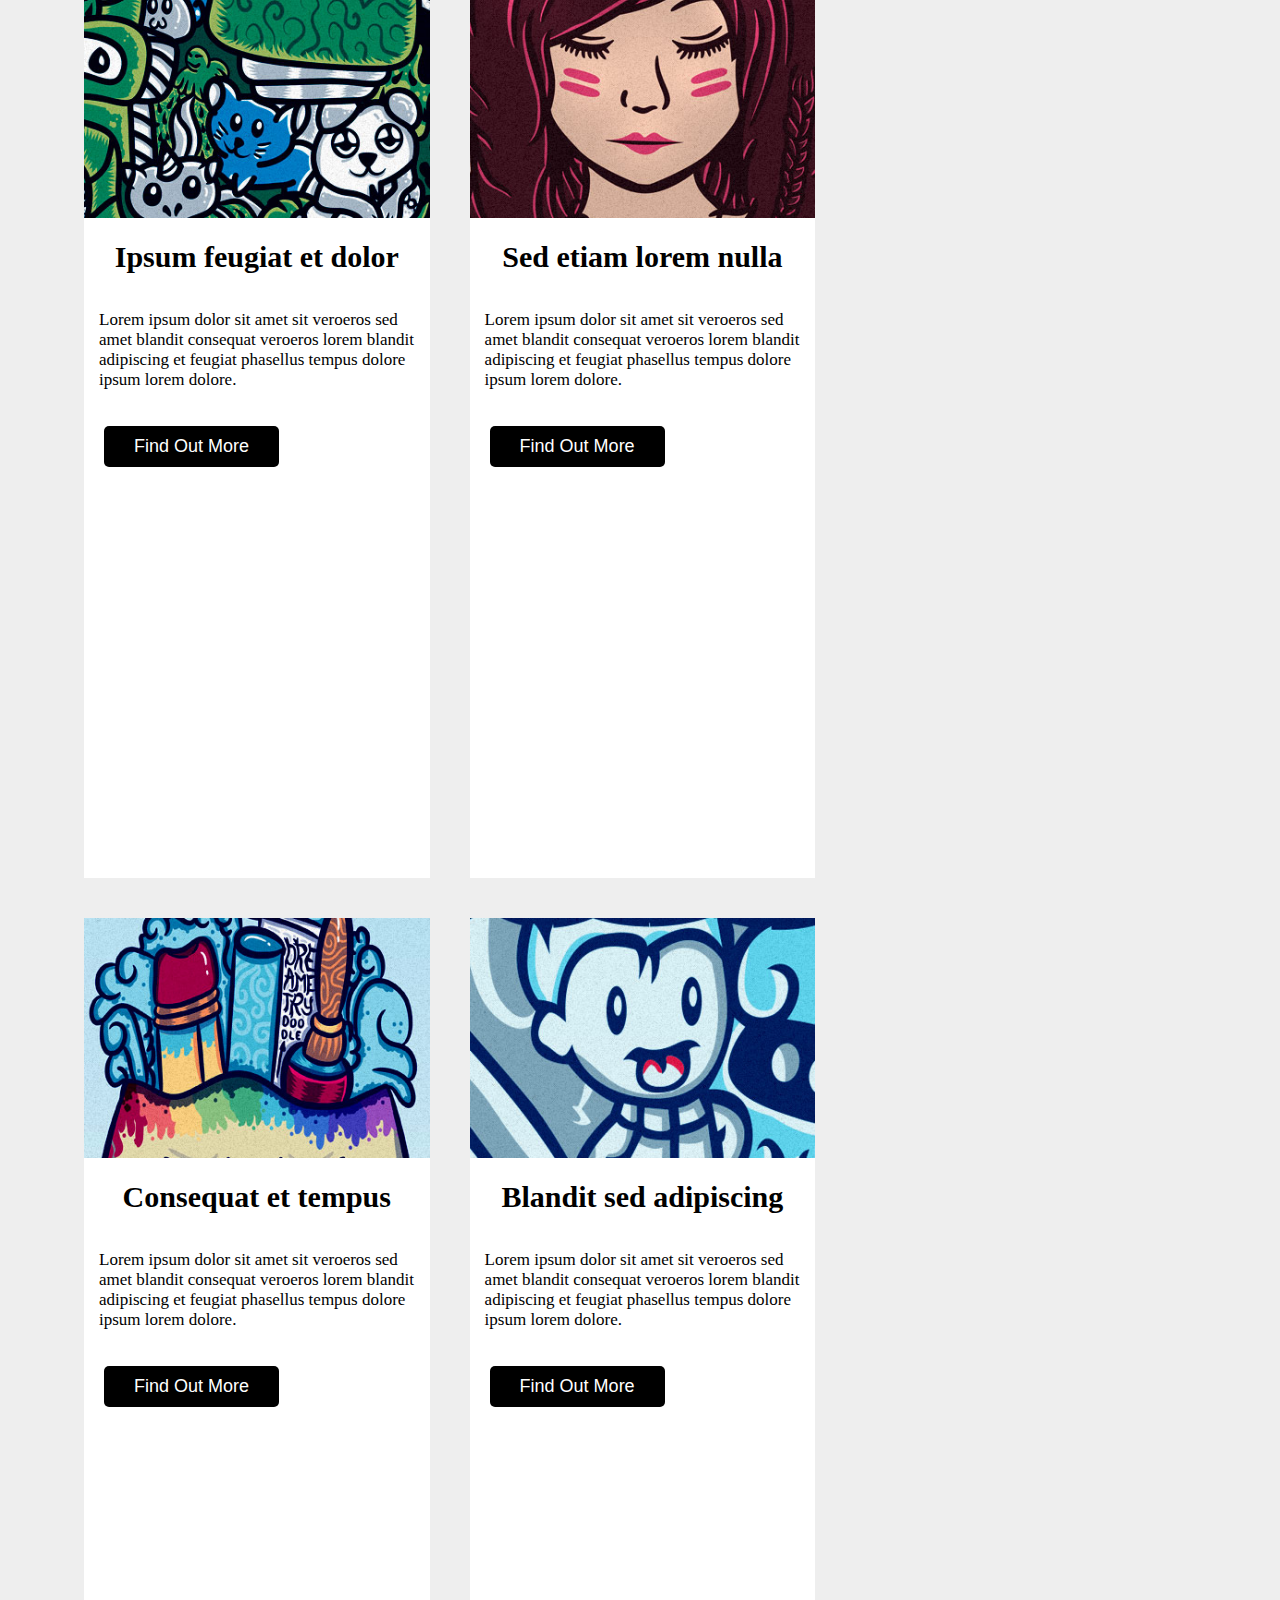
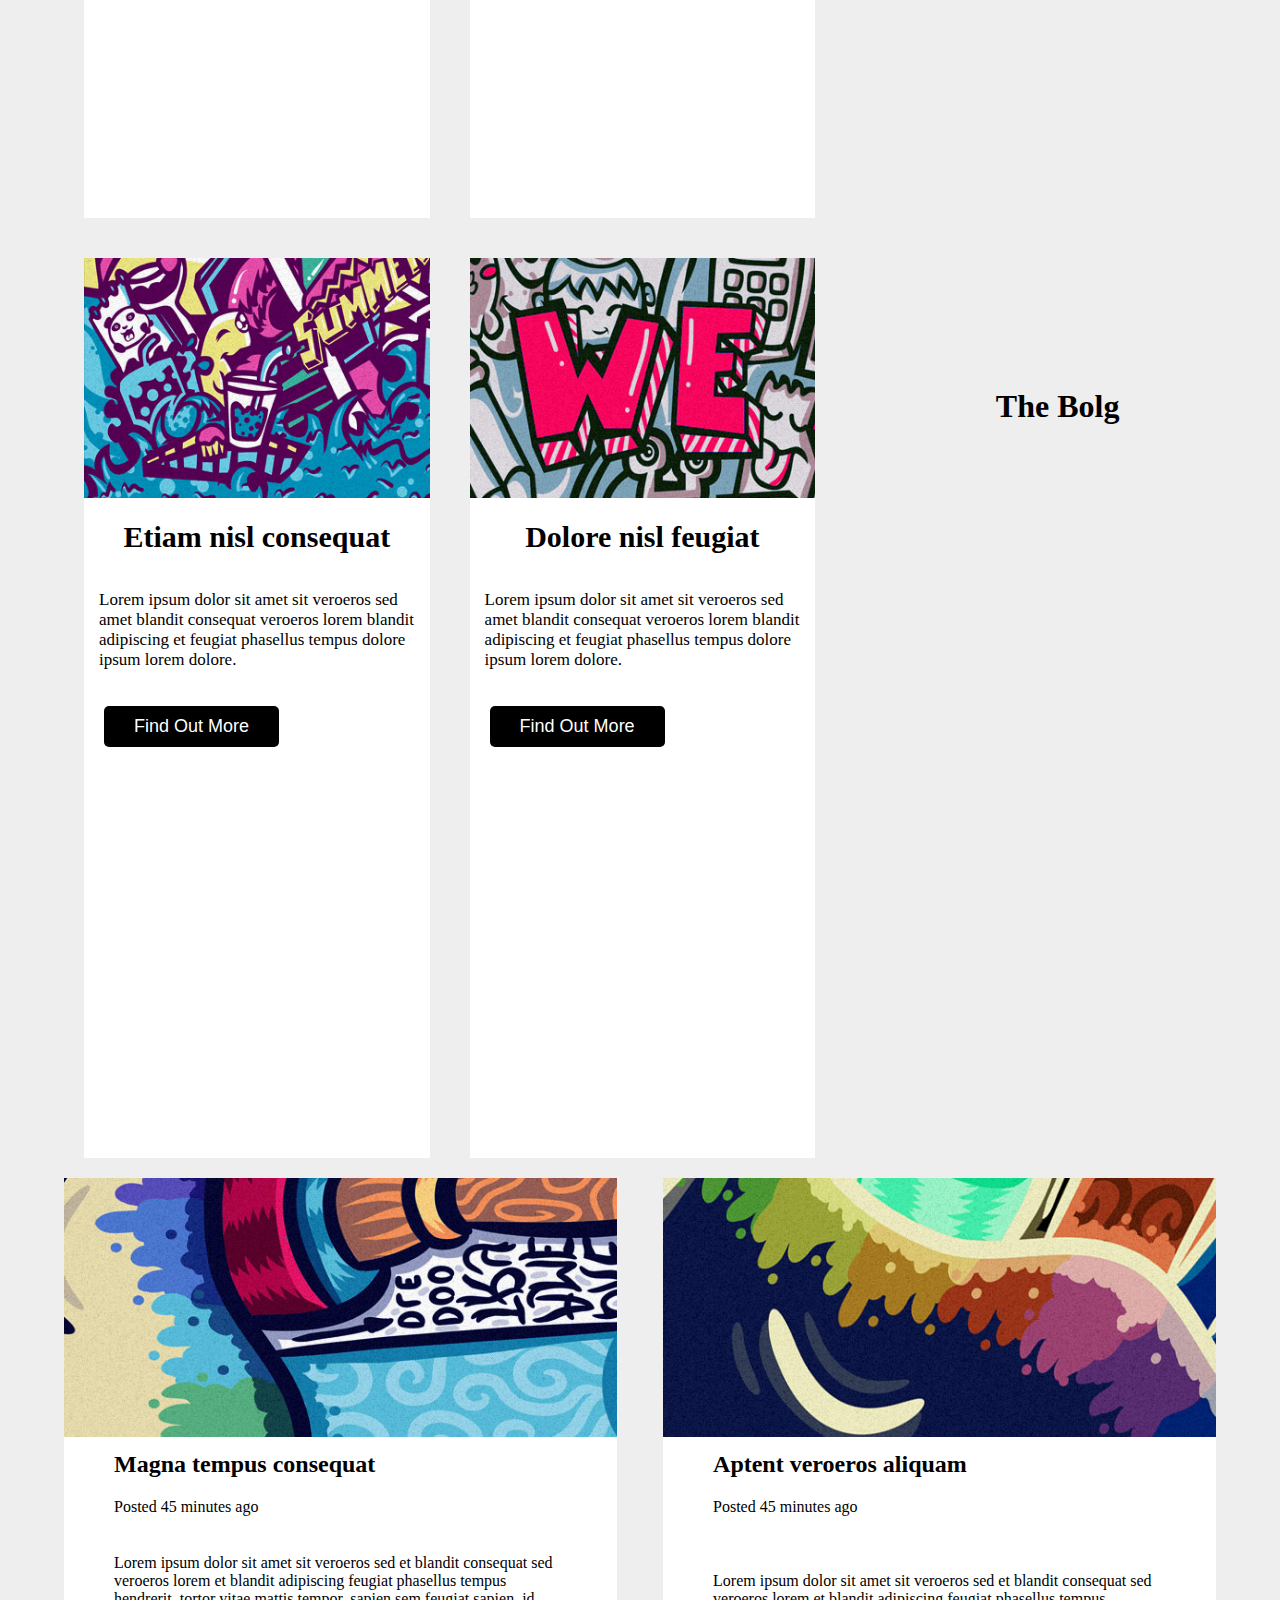
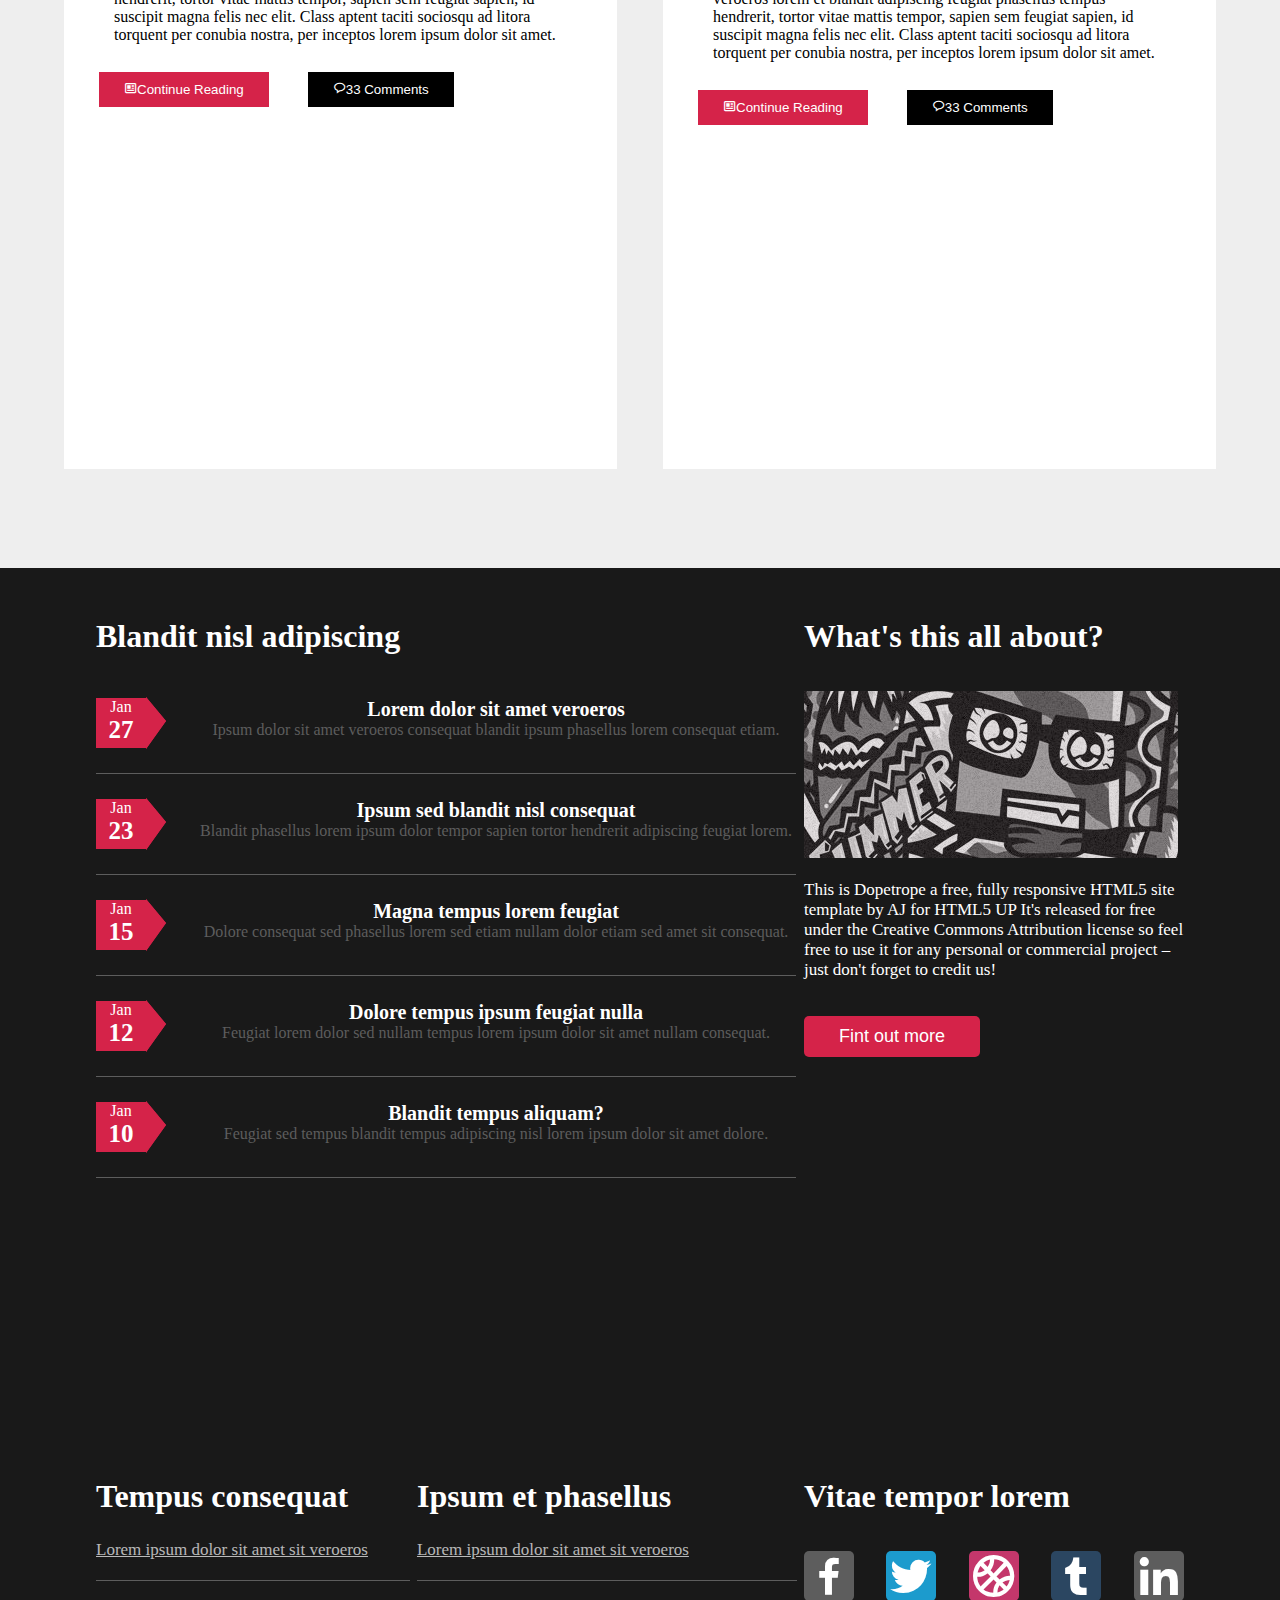
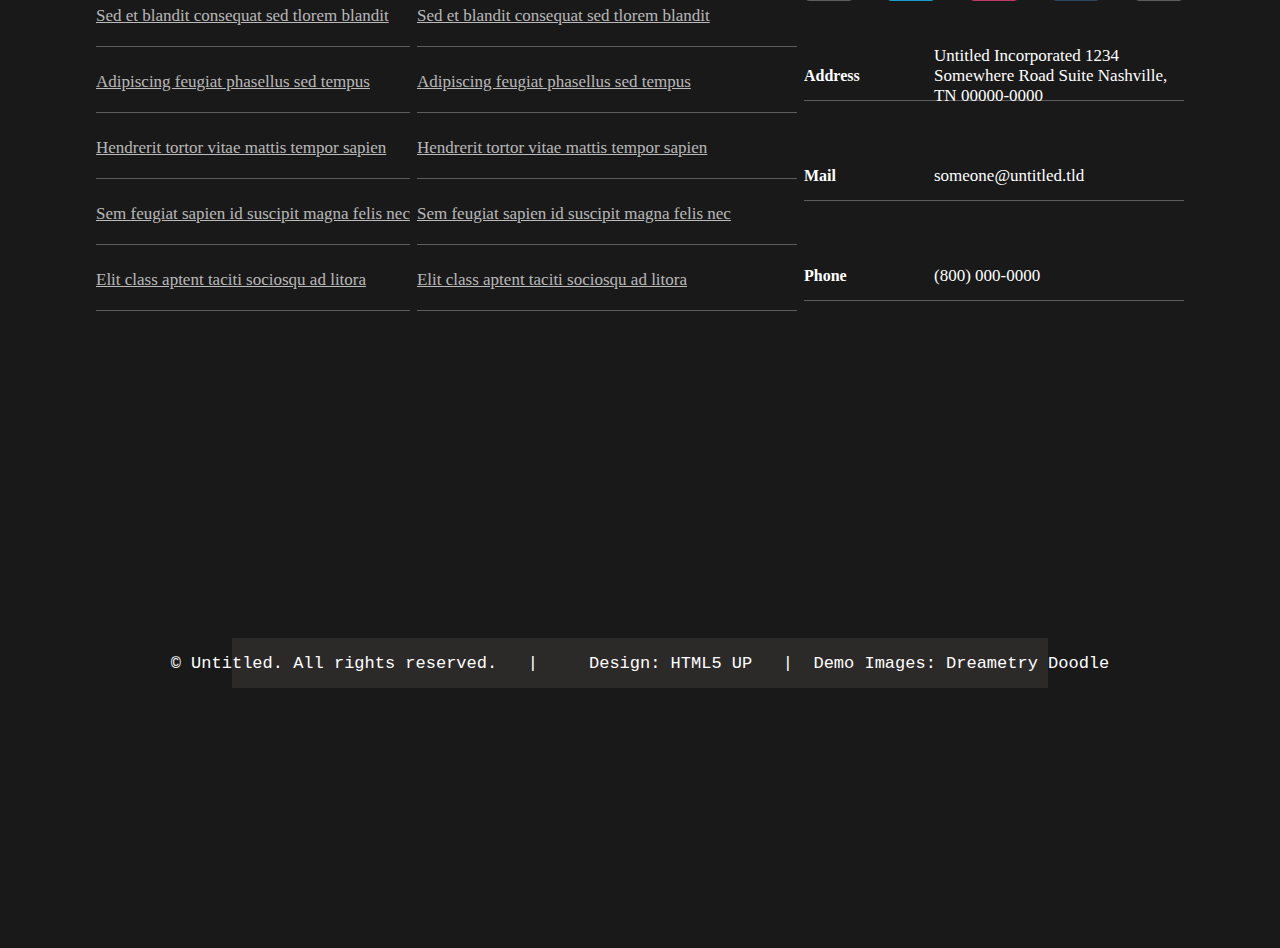
<file: html5up/depetrope/index.html>
<!DOCTYPE html>
<html lang="en">
<head>
    <meta charset="UTF-8">
    <meta name="viewport" content="width=device-width, initial-scale=1.0">
    <title>Document</title>
    <link rel="stylesheet" href="./nav.css">
    <link href='https://unpkg.com/boxicons@2.1.4/css/boxicons.min.css' rel='stylesheet'>
    
</head>
<body>
    <nav>
       <div>
            <h1>Dopetrope</h1>
            <ul>
                <li>Desktop</li>
                <li>Tablet</li>
                <li>Tablet(Portrait)</li>
                <li>Mobile</li>
            </ul>
            <h3></h3>
       </div>
       <div>
            <div>
                <div><i class='bx bxs-like'></i> Like</div>
                <div>
                    <img src="./images/download.svg" alt="">
                     Post</div>
            </div>
            <button>Back</button>
            <button>Download(406,663)</button>
       </div>
    </nav>
    <header>
        <h1>Dopetrope</h1>
        <ul>
            <li>Home</li>
            <li>Dropdown</li>
            <li>Left Sidebar</li>
            <li>Right Sidebar</li>
            <li>No Sidebar</li>
        </ul>
    </header>
    <main>
        <figure>
            <img src="./images/pic0.jpg" alt="">
        </figure>
        <div>
            <h1>Howdy. This is Dopetrope.</h1>
            <p>A responsive template by HTML5 UP </p>
        </div>
        <div id="banner">
            <div>
                <div><i class='bx bxs-cog' style='color:#ffffff'  ></i></div><br>
                <h2>Ipsum consequat</h2>
                <p>Nisl amet dolor sit ipsum veroeros sed blandit consequat veroeros et magna tempus.</p>
            </div>
            <div class="ban">
                <div><i class='bx bxs-bolt'></i></div><br>
                <h2>Magna etiam dolor</h2>
                <p>Nisl amet dolor sit ipsum veroeros sed blandit consequat veroeros et magna tempus.</p>
            </div>
            <div>
                <div><i class='bx bxs-star' style="color: #ffffff;"></i></div><br>
                <h2>Tempus adipiscing</h2>
                <p>Nisl amet dolor sit ipsum veroeros sed blandit consequat veroeros et magna tempus.</p>
            </div>
        </div>
        <button>Get Started</button>
        <button>Learn More</button>
    </main>
    <hr>
    <section>
        <h1>My portfolio</h1>
        <div id="portfolio">
            <div>
                <img src="./images/pic01.jpg" alt=""> <br><br>
                <h2>Ipsum feugiat et dolor</h2> <br><br>
                <p>Lorem ipsum dolor sit amet sit veroeros sed amet blandit consequat veroeros lorem blandit adipiscing et feugiat phasellus tempus dolore ipsum lorem dolore.</p> <br><br>
                <button>Find Out More</button>
            </div>
            <div>
                <img src="./images/pic03.jpg" alt=""> <br><br>
                <h2>Sed etiam lorem nulla</h2> <br><br>
                <p>Lorem ipsum dolor sit amet sit veroeros sed amet blandit consequat veroeros lorem blandit adipiscing et feugiat phasellus tempus dolore ipsum lorem dolore.</p> <br><br>
                <button>Find Out More</button>
            </div>
            <div>
                <img src="./images/pic04.jpg" alt=""> <br><br>
                <h2>Consequat et tempus</h2> <br><br>
                <p>Lorem ipsum dolor sit amet sit veroeros sed amet blandit consequat veroeros lorem blandit adipiscing et feugiat phasellus tempus dolore ipsum lorem dolore.</p> <br><br>
                <button>Find Out More</button>
            </div>
            <div>
                <img src="./images/pic05.jpg" alt=""> <br><br>
                <h2>Blandit sed adipiscing</h2> <br><br>
                <p>Lorem ipsum dolor sit amet sit veroeros sed amet blandit consequat veroeros lorem blandit adipiscing et feugiat phasellus tempus dolore ipsum lorem dolore.</p> <br><br>
                <button>Find Out More</button>
            </div>
            <div>
                <img src="./images/pic06.jpg" alt=""> <br><br>
                <h2>Etiam nisl consequat</h2> <br><br>
                <p>Lorem ipsum dolor sit amet sit veroeros sed amet blandit consequat veroeros lorem blandit adipiscing et feugiat phasellus tempus dolore ipsum lorem dolore.</p> <br><br>
                <button>Find Out More</button>
            </div>
            <div>
                <img src="./images/pic07.jpg" alt=""> <br><br>
                <h2>Dolore nisl feugiat</h2> <br><br>
                <p>Lorem ipsum dolor sit amet sit veroeros sed amet blandit consequat veroeros lorem blandit adipiscing et feugiat phasellus tempus dolore ipsum lorem dolore.</p> <br><br>
                <button>Find Out More</button>
            </div>
        </div>
        <h1>The Bolg</h1>
        <div id="blog">
            <div>
                <img src="./images/pic08.jpg" alt="">
                <h2>Magna tempus consequat</h2>
                <p>Posted 45 minutes ago</p><br>
                <p>Lorem ipsum dolor sit amet sit veroeros sed et blandit consequat sed veroeros lorem et blandit adipiscing feugiat phasellus tempus hendrerit, tortor vitae mattis tempor, sapien sem feugiat sapien, id suscipit magna felis nec elit. Class aptent taciti sociosqu ad litora torquent per conubia nostra, per inceptos lorem ipsum dolor sit amet.</p><br>
                <button><i class='bx bx-news'></i>Continue Reading</button>
                <button><i class='bx bx-message-rounded'></i>33 Comments</button>
            </div>
            <div>
                <img src="./images/pic09.jpg" alt="">
                <h2>Aptent veroeros aliquam</h2>
                <p>Posted 45 minutes ago</p><br><br>
                <p>Lorem ipsum dolor sit amet sit veroeros sed et blandit consequat sed veroeros lorem et blandit adipiscing feugiat phasellus tempus hendrerit, tortor vitae mattis tempor, sapien sem feugiat sapien, id suscipit magna felis nec elit. Class aptent taciti sociosqu ad litora torquent per conubia nostra, per inceptos lorem ipsum dolor sit amet.</p><br>
                <button><i class='bx bx-news'></i>Continue Reading</button>
                <button><i class='bx bx-message-rounded'></i>33 Comments</button>
            </div>
        </div>
    </section>
    <footer>
        <div id="sub-footer">
            <div>
                <div>
                    <h1>Blandit nisl adipiscing</h1><br>
                    <div>
                        <div><p>Jan</p><h4>27</h4></div>
                        <div>
                             <h3>Lorem dolor sit amet veroeros</h3>
                            <p>Ipsum dolor sit amet veroeros consequat blandit ipsum phasellus lorem consequat etiam.</p>
                        </div>
                    </div>
                    <div>
                         <div><p>Jan</p><h4>23</h4></div>
                         <div>
                            <h3>Ipsum sed blandit nisl consequat</h3>
                            <p>Blandit phasellus lorem ipsum dolor tempor sapien tortor hendrerit adipiscing feugiat lorem.</p>                        
                         </div>
                     </div>
                    <div>
                        <div><p>Jan</p><h4>15</h4></div>
                        <div>
                            <h3>Magna tempus lorem feugiat</h3>
                             <p>Dolore consequat sed phasellus lorem sed etiam nullam dolor etiam sed amet sit consequat.</p>
                        </div>
                     </div>
                    <div>
                        <div><p>Jan</p><h4>12</h4></div>
                        <div>
                            <h3>Dolore tempus ipsum feugiat nulla</h3>
                             <p>Feugiat lorem dolor sed nullam tempus lorem ipsum dolor sit amet nullam consequat.</p>
                        </div>
                     </div>
                    <div>
                        <div><p>Jan</p>
                        <h4>10</h4></div>
                        <div>
                            <h3> Blandit tempus aliquam?</h3>
                            <p>Feugiat sed tempus blandit tempus adipiscing nisl lorem ipsum dolor sit amet dolore.</p>
                        </div>
                     </div>
                </div>
                <div>
                    <h1>What's this all about?</h1><br><br>
                    <img src="./images/pic10.jpg" alt=""><br><br>
                    <p>This is Dopetrope a free, fully responsive HTML5 site template by AJ for HTML5 UP It's released for free under the Creative Commons Attribution license so feel free to use it for any personal or commercial project – just don't forget to credit us!</p>
                    <br><br>
                    <button>Fint out more</button>
                </div>
            </div>
            <div id="cards">
                <div>
                    <h1>Tempus consequat</h1>
                    <ul>
                        <li>Lorem ipsum dolor sit amet sit veroeros</li>
                        <li>Sed et blandit consequat sed tlorem blandit</li>
                        <li>Adipiscing feugiat phasellus sed tempus</li>
                        <li>Hendrerit tortor vitae mattis tempor sapien</li>
                        <li>Sem feugiat sapien id suscipit magna felis nec</li>
                        <li>Elit class aptent taciti sociosqu ad litora</li>
                    </ul>
                </div>
                <div>
                    <h1>Ipsum et phasellus</h1>
                    <ul>
                        <li>Lorem ipsum dolor sit amet sit veroeros</li>
                        <li>Sed et blandit consequat sed tlorem blandit</li>
                        <li>Adipiscing feugiat phasellus sed tempus</li>
                        <li>Hendrerit tortor vitae mattis tempor sapien</li>
                        <li>Sem feugiat sapien id suscipit magna felis nec</li>
                        <li>Elit class aptent taciti sociosqu ad litora</li>
                    </ul>
                </div>
                <div>
                    <h1>Vitae tempor lorem</h1><br><br>
                    <div>
                        <i class='bx bxl-facebook'></i>
                        <i class='bx bxl-twitter'></i>
                        <i class='bx bx-basketball'></i>
                        <i class='bx bxl-tumblr'></i>
                        <i class='bx bxl-linkedin'></i>
                    </div>
                    <div>
                        <h4>Address</h4>
                        <p>Untitled Incorporated
                            1234 Somewhere Road Suite
                            Nashville, TN 00000-0000</p>
                    </div>
                    <div>
                        <h4>Mail</h4>
                        <p>someone@untitled.tld</p>
                    </div>
                    <div>
                       <h4>Phone</h4>
                       <p>(800) 000-0000</p> 
                    </div>
                </div>
            </div>
            <div id="copyright">
               <p> <pre>© Untitled. All rights reserved.   |     Design: HTML5 UP   |  Demo Images: Dreametry Doodle</pre></p>
            </div>
        </div>
    </footer>
</body>
</html>
</file>
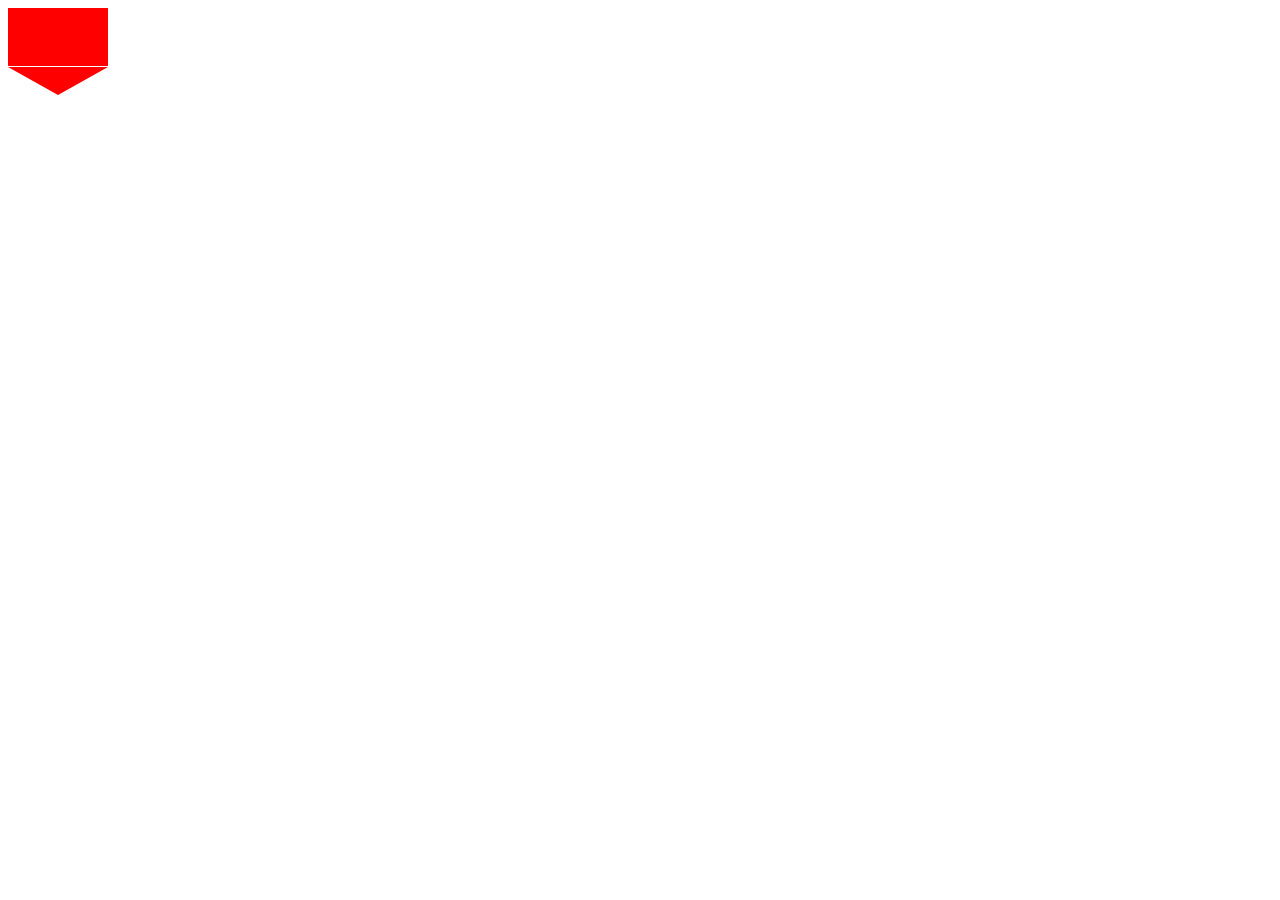
<file: shapes.html>
<!DOCTYPE html>
<html lang="en">
<head>
    <meta charset="UTF-8">
    <meta name="viewport" content="width=device-width, initial-scale=1.0">
    <title>Document</title>
    <link rel="stylesheet" href="./shapes.css">
</head>
<body>
    <div id="hexagon">

    </div>
</body>
</html>
</file>
<file: nav.css>
@import url(./section.css);
*{
    margin: 0%;
    padding: 0%;
    box-sizing: border-box;
}
body{
    font-family: "SF Pro Text", "SF Pro Icons", "Helvetica Neue", Helvetica, Arial, sans-serif;
    overflow-x: hidden;
}
nav{
    height: 50px;
    width: 100%;
    /* border: 2px solid red; */
    background-color: rgba(22, 22, 23, .8);
    position: sticky;
    top: 0%;
    z-index: 10;
}
#sub-nav{
    height: inherit;
    width: 70%;
    margin: auto;
    /* border: 2px solid green; */
}
#sub-nav ul{
    list-style: none;
    display: flex;
    justify-content: space-between;
    align-items: center;
}
#sub-nav ul li{
    color: rgb(255, 255, 255,0.5);
    font-size: 13px;
    font-weight: bold;
    cursor: pointer;
}
#sub-nav ul li svg{
    fill: rgb(255, 255, 255,0.8);
}
#sub-nav ul li i{
    font-size: 20px;
}
#discount{
    /* border: 2px solid red; */
    height: 50px;
    background-color: #000;
    color: #fff;
    display: flex;
    justify-content: center;
    align-items: center;
}
#discount span{
    color: rgb(0, 0, 255);
}
article{
    width: 100%;
    height: 90vh;
    /* border: 2px solid green; */
    position: relative;
    cursor: pointer;
}
article img{
   height: 100%;
   transform: translateX(-800px);
}
article div{
    position: absolute;
    top: 7%;
    left: 35%;
   text-align: center;
   color: #fff;
}
article div h1{
    font-size: 60px;
}
article div p{
    font-size: 30px;
}
article div button{
    padding: 15px 40px;
    border-radius: 30px;
    border: none;
}
aside{
    /* border: 2px solid; */
    width: 100%;
    height: 95vh;
    position: relative;
    background-color: #eee;
}
aside figure svg{
   filter: drop-shadow(2px 2px 2px #fff);
}
aside #pic1{
    position: absolute;
    top: 65px;
    left: 450px;
    z-index: 1;
}
aside #pic2 svg{
    height: 10em;
    width: 18em;
    fill: #06c;
    color: #fff;
    position: absolute;
    top: 70px;
    left: 500px;
    transform:rotate(-5deg);
}
aside #pic2 svg p{
    font-size:90px ;
    font-weight: bold;
}
aside #pic3 svg{
    height: 2.5em;
    width: 13em;
    fill: #06c;
    position: absolute;
    top: 225px;
    left: 600px;
    transform:rotate(-2deg);
    z-index: 1;
}
aside #pic3 svg p{
    font-size:38px ;
    color: #fff;
}
aside #pic4 svg{
    height: 6em;
    width: 15em;
    fill: #06c;
    position: absolute;
    top: 270px;
    left: 650px;
    transform:rotate(5deg);
    z-index: 1;
}
aside #pic4 svg p{
    font-size:70px ;
    color: #fff;
    font-weight: bold;
}
aside #pic5 svg{
    height: 7em;
    width: 17em;
    fill: #06c;
    position: absolute;
    top: 355px;
    left: 570px;
    transform:rotate(7deg);
}
aside #pic5 svg p{
    font-size:60px ;
    color: #fff;
    font-weight: bold;
}
aside #pic6 svg{
    height: 2.5em;
    width: 15em;
    fill: rgba(0,0,0,0.2);
    position: absolute;
    top: 460px;
    left: 570px;
   
}
aside #pic6 svg p{
    font-size:30px ;
    color: #000;
    font-weight: bold;
    align-items: center;
}
aside #pic7{
    position: absolute;
    top: 40px;
    left: 700px;
}
aside #pic8{
    position: absolute;
    top: 330px;
    left: 800px;
    z-index: 2;
}
aside #pic9{
    position: absolute;
    top: 390px;
    left: 670px;
    z-index: 2;
}
aside #pic10{
    position: absolute;
    top: 200px;
    left: 430px;
    z-index: 2;
}
aside #pic11{
    position: absolute;
    top: 450px;
    left: 770px;
    z-index: 2;
}
aside button{
    position: absolute;
    top: 520px;
    left: 650px;
    padding: 10px 30px;
    border-radius: 20px;
    border:2px solid #00e ;
}
main{
    width: 100%;
    height: 90vh;
    /* border: 2px solid red; */
    overflow: hidden;
    position: relative;
    cursor: pointer;
    color: #fff;
}
main img{
    width: 100%;
    height: 100%;
    transform: scaleX(2);
}
main div{
    position: absolute;
    top: 8%;
    left: 35%;
    text-align: center;
}
main div h1{
    font-size: 55px;
}
main div p{
    font-size: 30px;
    font-weight: 400;
}
main div button{
    padding: 10px 25px;
    border-radius: 25px;
    border: none;
    background-color: #06c;
    font-size: 20px;
    color: #fff;
}
main div button+button{
    background-color: #000;
    color: #06c;
    border: 2px solid #06c;
    margin-left: 20px;
}
</file>
<file: hostinger/index.css>
*{
    margin: 0%;
    padding: 0%;
    box-sizing: border-box;
    font-family: DM Sans, sans-serif;
    /* overflow-y: hidden; */
}
#nav{
    height: 100px;
    /* border: 2px solid; */
}
#sub-nav{
    /* border: 3px solid red; */
    height: inherit;
    width: 94%;
    margin: auto;
    display: flex;
    justify-content: space-between;
    align-items: center;
}
#sub-nav ol li+li span img{
    height: 20px;
    width: 30px;
}
#sub-nav ol li+li span{
    /* width: 200px; */
    display: flex;
   
}
#sub-nav ol{
    /* border: 3px solid green; */
    width: 200px;
    display: flex;
    width: 280px;
    align-items: center;
    list-style: none;
    justify-content: space-between;
    font-size: 10px;
    font-weight: bold;
    cursor: pointer;

}
#sub-nav ol+ul{
    /* border: 2px solid blue; */
    list-style: none;
    display: inline-flex;
    width: 50%;
    justify-content: space-between;
    font-size: 18px;
}
#sub-nav ol+ul li{
    cursor: pointer;
}
#sub-nav ol+ul li span{
    border: 2px solid #000;
    border-radius: 5px;
    padding: 10px;
}
section{
    /* border: 2px solid; */
    width: 100%;
    height: 550px;
    padding-top: 30px;
}
section article{
    /* border: 2px solid blue; */
    height: inherit;
    width: 80%;
    margin: auto;
    display: flex;
    /* justify-content: space-between; */
    /* align-items: center; */
}
#text{
    /* border: 2px solid crimson; */
    width: 500px;
    color: #2f1c6a;
}
#text h1{
    font-size: 35px;
    
}
#text ol{
    list-style: none;
    font-size: 15px;
}
#text span{
    display: flex;
    font-size: 10px;
}

#img{
    /* border: 2px solid yellow; */
    width: 600px;
    padding-top: 30px;
}
#img img{
    height: 400px;
    width: 600px;
    /* padding:100px ; */
}
#btn button{
    background-color:#2f1c6a ;
    color: #fff;
    width: 120px;
    height: 40px;
    border-radius: 10px;
}
#btn button+button{
    background-color: #ebe4ff;;
   color: #2f1c6a;
}
#text span h1 sub{
    font-size: 15px;
}
#text ol li::before{
    content: "✔ ";
    color: green;
}
#text ol li::after{
    content: url();
}
aside{
    display: flex;
}
aside p{
    padding-top: 5px;
}
</file>
<file: html5_net/nav.css>
@import url(./section.css);
*{
    margin: 0%;
    padding: 0%;
    box-sizing: border-box;
}
body{
    font-family: 'Source Sans Pro', Arial, sans-serif;
}
main{
    width: 90%;
    /* height: 100vh; */
    margin: auto;
    /* border: 2px solid; */
}
header{
    width: 100%;
    height: 200px;
    /* border: 2px solid blue; */
    margin-top: 100px;
    display: flex;
    justify-content: space-between;
    align-items: center;
    opacity: 0.7;
}
main header div{
    width: 400px;
    height: 200px;
    /* border: 2px solid green; */
}
.button{
    display: flex;
    justify-content: center;
    align-items: center;
    /* border: 2px solid red; */
    height:80px;
    width: 220px;
    color: #fff;
    background-color: #f00;
    border-radius: 5px;
}
main header div div p{
    font-size: 30px;
    font-weight: 100;
}
main header div div+div{
    width: 100%;
    height: 120px;
    /* border: 2px solid yellow; */
}
.text>p{
    font-size: 2.5em;
    font-weight: 200;
    line-height: 1.35em;
    letter-spacing: -1.5px;
}
.text p span{
    font-weight: bold;
}
header>div+div{
    width: 800px;
    /* border: 2px solid; */
}
header>div+div>ul{
    list-style: none;
    display: flex;
    justify-content: space-between;
}
header>div+div>ul>li{
    /* border: 2px solid green; */
    width: 200px;
    align-items: center;

}
.logo{
    margin-left: 40px;
    height: 120px;
    width: 120px;
    border: 1px solid;
    border-radius: 50%;
    font-size: 50px;
    display: flex;
    justify-content: center;
    align-items: center;
}
.head{
   padding-top: 20px;
    letter-spacing: 0.01em;
    /* border: 2px solid; */
    text-align: center;
}
.head p{
    font-size: 20px;
}
.head h3{
    font-size: 18px;
}
article{
    display: flex;
    justify-content: space-between;
    align-items: center;
    margin-top: 100px;
    position: sticky;
    top: 0%;
    opacity: 0.7;
    z-index: 10;
    background-color:rgb(255,255, 255);
}
article>div{
    width: 200px;
    height: 50px;
    border: 1px solid;
    display: flex;
    justify-content:flex-start;
    align-items: center;
}
article>div>div{
    margin-left: 20px;
    height: 20px;
    width: 60px;
    background-color: #00f;
    color: #fff;
}
article>div>div+div{
    display: flex;
    background-color: #000;
    color: #fff;
}
article>div+div{
    width: 500px;
    display: flex;
    justify-content: space-between;
    align-items: center;
    border: none;
}
article>div+div>p+div{
    width: 200px;
    height: 50px;
    background-color: #fff;
    border: 1px solid;
    color: #000;
    display: flex;
    justify-content: center;
    align-items: center;
    cursor: pointer;
}
article>div+div>p+div:hover{
    opacity: 2;
    background-color: #00f;
    color: #fff;
}
</file>
<file: Spotify/nav.css>
@import url(./main.css);
*{
    margin: 0%;
    padding: 0%;
    box-sizing: border-box;
}
body{
    font-family: var(--font-family, CircularSp, CircularSp-Arab, CircularSp-Hebr, CircularSp-Cyrl, CircularSp-Grek, CircularSp-Deva, var(--fallback-fonts, sans-serif)), Helvetica, Arial, sans-serif;
}
#nav{
    /* border: 2px solid; */
    height: 80px;
    background-color:#000;
    color: #fff;
}
#sub-nav{
    /* border: 3px solid red; */
    height: inherit;
    width: 85%;
    margin: auto;
    display: flex;
    align-items: center;
    justify-content: space-between;
}
#sub-nav span svg{
    height: 2.5em;
    fill: #fff;
}
#sub-nav ol{
    /* border: 2px solid blue; */
    list-style: none;
    display: inline-flex;
    align-items: center;
    justify-content: space-between ;
    width: 500px;
}
#sub-nav ol li{
    font-size: 16px;
    font-weight: 700;
    cursor: pointer;
}
#sub-nav ol li:hover{
    color: rgb(0, 128, 0);
}
</file>
<file: uber/nav.css>
@import url(./aside.css);
*{
    margin: 0%;
    padding: 0%;
    box-sizing: border-box;
}
body{
    font-family: UberMove, UberMoveText, system-ui, "Helvetica Neue", Helvetica, Arial, sans-serif;
}
nav{
    /* border: 2px solid; */
    width: 100%;
    height: 80px;
    background-color: #000;
}
#sub-nav{
    /* border: 2px solid red; */
    height: inherit;
    width: 93%;
    margin: auto;
    display: flex;
    justify-content: space-between;
    align-items: center;
    color: #fff;
}
#sub-nav ul,#sub-nav ol{
    list-style: none;
    display: inline-flex;
    justify-content: space-between;
    align-items: center;
    /* border: 2px solid green; */
    width: 30%;
    height: 45px;
    font: 20px;
    font-weight: bold;
    cursor: pointer;
}
#sub-nav ul li+li{
    padding: 5px 20px;
}
#sub-nav ol li{
    padding: 5px 10px;
}
#sub-nav ul li+li:hover,#sub-nav ol li:hover{
    background-color: rgb(255, 255, 255,0.2);
    border-radius: 30px;
}
#sub-nav ol li+li+li+li{
    padding: 0px;
}

#sub-nav ol{
    width: 25%;
}
#sub-nav ul li span{
    font-size: 30px;
    font-weight: 500;
}
#sub-nav ol li span{
    /* border: 2px solid blue; */
    padding: 10px;
    background-color: #fff;
    color: #000;
    border-radius: 20px;

}
section{
    /* border:2px solid red; */
    width: 100%;
    height: 130vh;
    background-color: #000;
    color: #fff;
}
#sub-sec{
    /* border: 2px solid green; */
    height: inherit;
    width: 85%;
    margin: auto;
    display: flex;
}
#text{
    height: 100%;
    width: 50%;
    display: flex;
    flex-direction: column;
    /* border: 2px solid blue; */
    /* align-items: center; */
    justify-content: center;
}
#text h1{
    font-size: 50px;
}
#text input{
    height: 50px;
    width: 350px;
    border: none;
    border-radius: 10px;
}
#text button{
   height: 50px;
   width: 150px;
   border: none;
   border-radius: 10px;
}
#pic{
    height: 100%;
    width: 50%;
    /* border: 2px solid red; */
    display: flex;
    align-items: center;
}
#text input::placeholder{
    font-weight: 600;
    font-size: 16px;
}
</file>
<file: yulu_bike/nav.css>
@import url(./aside.css);
*{
    margin: 0%;
    padding: 0%;
    box-sizing: border-box;
}
body{
    font-family: -apple-system, BlinkMacSystemFont, Segoe UI, Roboto, Helvetica Neue, Arial, Noto Sans, sans-serif, Apple Color Emoji, Segoe UI Emoji, Segoe UI Symbol, Noto Color Emoji;
    /* font-family: CircularStd, sans-serif; */
    overflow-x: hidden !important;
    position: relative;
}

nav{
    width: 100%;
    height: 15vh;
    /* border: 2px solid red; */
    display: flex;
    position: fixed;
    background-color: transparent;
    z-index: 1;
}
#sub-nav{
    width: 85%;
    height: inherit;
    margin: auto;
    /* border: 2px solid green; */
    display: flex;
    justify-content: space-between;
    align-items: center;
}
#sub-nav span img{
    cursor: pointer;
    height: 120px;
    width: 120px;
    margin-left: 100px;
}
#sub-nav ul{
    list-style: none;
    display: inline-flex;
    justify-content: space-between;
    align-items: center;
    /* border: 2px solid white; */
    width:60%;
    color: #fff;
    font-weight: bold;
    cursor: pointer;
}
#sub-nav ul li:hover{
    color: #00dcf7;
}
#sub-nav+button{
    height: 75px;
    width: 110px;
    background-color: #00dcf7;
    border: none;
    font-weight: 500;
    font-size: 16px;
}
main{
    width: 100%;
    height: 110vh;
    /* border: 2px solid red; */
    overflow: hidden;
}
main video{
    width: 100%;
    height: 100%;
    transform: scale(2);
}
section{
    background-image: url(./images/backgroundColor.png);
    width: 100%;
    height: 110vh;
    position: absolute;
    top:0%;
}
article{
    width: 100%;
    position: absolute;
    top: 50vh;
    left: 120px;
    color: #fff;
}
article h1{
    font-size:70px ;
}
article h1 span{
    color: #00dcf7;
}
article h1+p+button{
    margin-top: 50px;
    width: 200px;
    height: 50px;
    font-size: 17px;
    background-color: #00dcf7;
    border: none;
}
article h1+p+button:hover{
    background-color:#000;
    color: #fff;
}
article h1+p+button i{
    font-size: 18px;
}
</file>
<file: html5up/depetrope/nav.css>
@import url(./main.css);
*{
    margin: 0%;
    padding: 0%;
    box-sizing: border-box;
}
body{
    font-family: 'Source Sans Pro';
}
nav{
    width: 100%;
    height: 60px;
    border: 2px solid;
    display: flex;
    justify-content: space-between;
    align-items: center;
    color: #fff;
    background-color:rgba(55, 61, 73, 0.975);
    position: sticky;
    top: 0%;
    z-index: 20;
}
nav div{
    display: flex;
    justify-content: space-between;
    align-items: center;
    margin-left: 15px;
    cursor: pointer;

}
nav div+div{
    /* border: 2px solid red; */
    margin-right: 10px;
    width: 35%;
    cursor: pointer;
}
nav div ul{
    display: flex;
    justify-content: center;
    list-style: none;
    border: 1px solid rgba(150,150,150,0.7);
    margin-left: 15px;
    border-radius: 5px;
    /* border: 2px solid; */
}
nav div ul li{
    padding: 10px 8px;
    font-size: 18px;
    margin-left: 5px;
}
nav div ul li+li:hover{
    background-color: rgba(150,150,150,0.2);
}
nav div+div div div+div img{
    height: 20px;
    width: 20px;
    color: #000;
}
nav div ul li{
    background-color:rgba(150,150,150,0.7);
    border-radius: 5px;
}
nav div ul li+li{
    background-color: inherit;
}
nav>div+div>div{
    border: 1px solid rgba(150,150,150,0.7) ;
    padding: 10px 20px;
    border-radius: 5px;
}
nav>div+div>div>div{
    border: 1px solid;
    padding: 0px 10px;
    background-color: blue;
    border: none;
}
nav>div+div>div>div+div{
    background-color: #000;
    border-radius: 15px;
}
nav>div+div>div+button{
    padding: 10px 18px;
    background-color: transparent;
    border: 1px solid rgba(150,150,150,0.7);
    color: #fff;
}
nav>div+div>div+button+button{
    padding: 10px 20px;
    color: #fff;
    background-color:#e7746f;
    border: none;
    font-weight: bold;
    border-radius: 5px;
}
header{
    width: 100%;
    height: 35vh;
    /* border: 2px solid; */
    display: flex;
    flex-direction: column;
    justify-content: center;
    align-items: center;
}
header h1{
    font-size: 40px;
}
header ul{
    display: flex;
    justify-content: center;
    margin-top: 30px;
    list-style: none;
    /* border: 2px solid green; */
}
header ul li{
    padding:10px 20px;
    font-size:20px;
    font-style: italic;
    border-radius: 5px;
    margin-left: 10px;
}
header ul li{
    background-color:#f00;
}
header ul li+li{
    background-color: #fff;
}
header ul li+li:hover{
    background-color: rgba(150,150,150,0.3);
}
</file>
<file: shapes.css>
#hexagon {
    width: 100px;
    height: 57.735px;
    background: red;
    position: relative;
  }
  /* #hexagon::before {
    content: "";
    position: absolute;
    top: -28.8675px;
    left: 0;
    width: 0;
    height: 0;
    border-left: 50px solid transparent;
    border-right: 50px solid transparent;
    border-bottom: 28.8675px solid red;
  } */
  #hexagon::after {
    content: "";
    position: absolute;
    bottom: -28.8675px;
    left: 0;
    width: 0;
    height: 0;
    border-left: 50px solid transparent;
    border-right: 50px solid transparent;
    border-top: 28.8675px solid red;
  }
</file>
